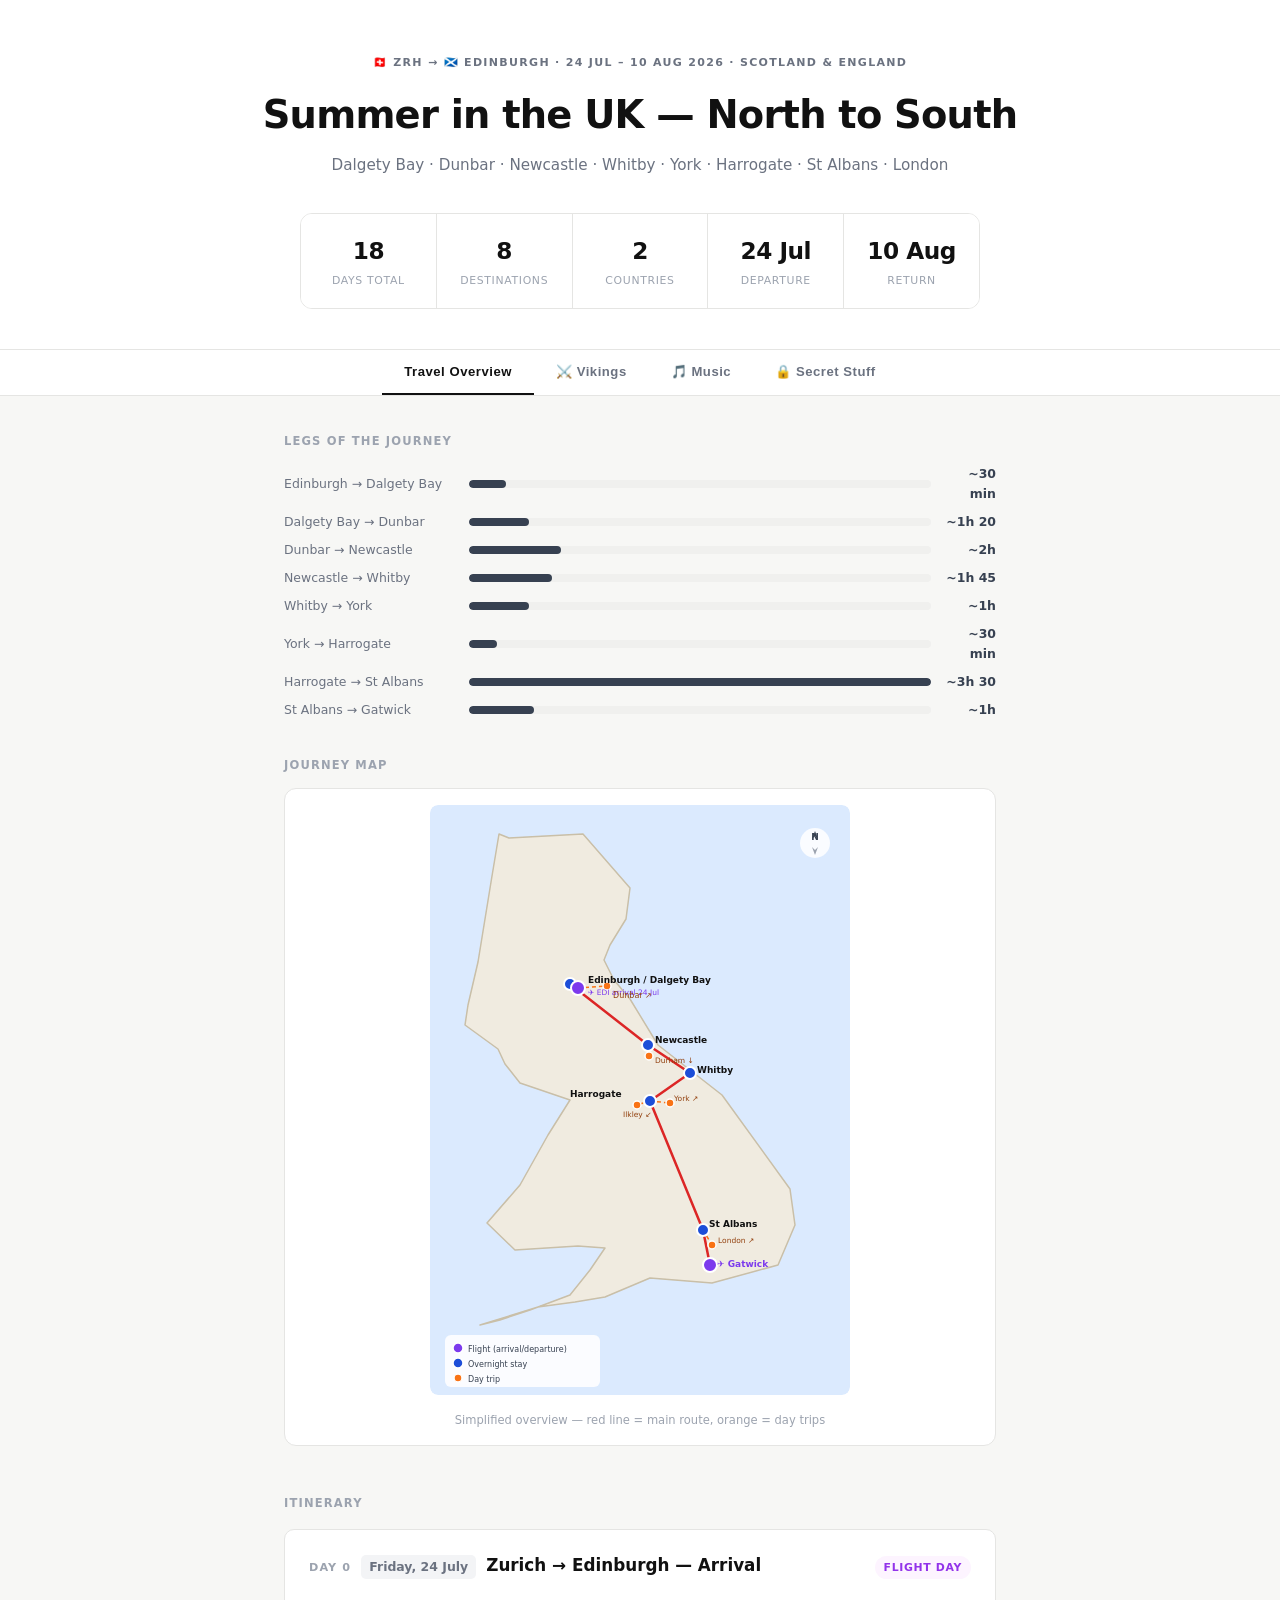
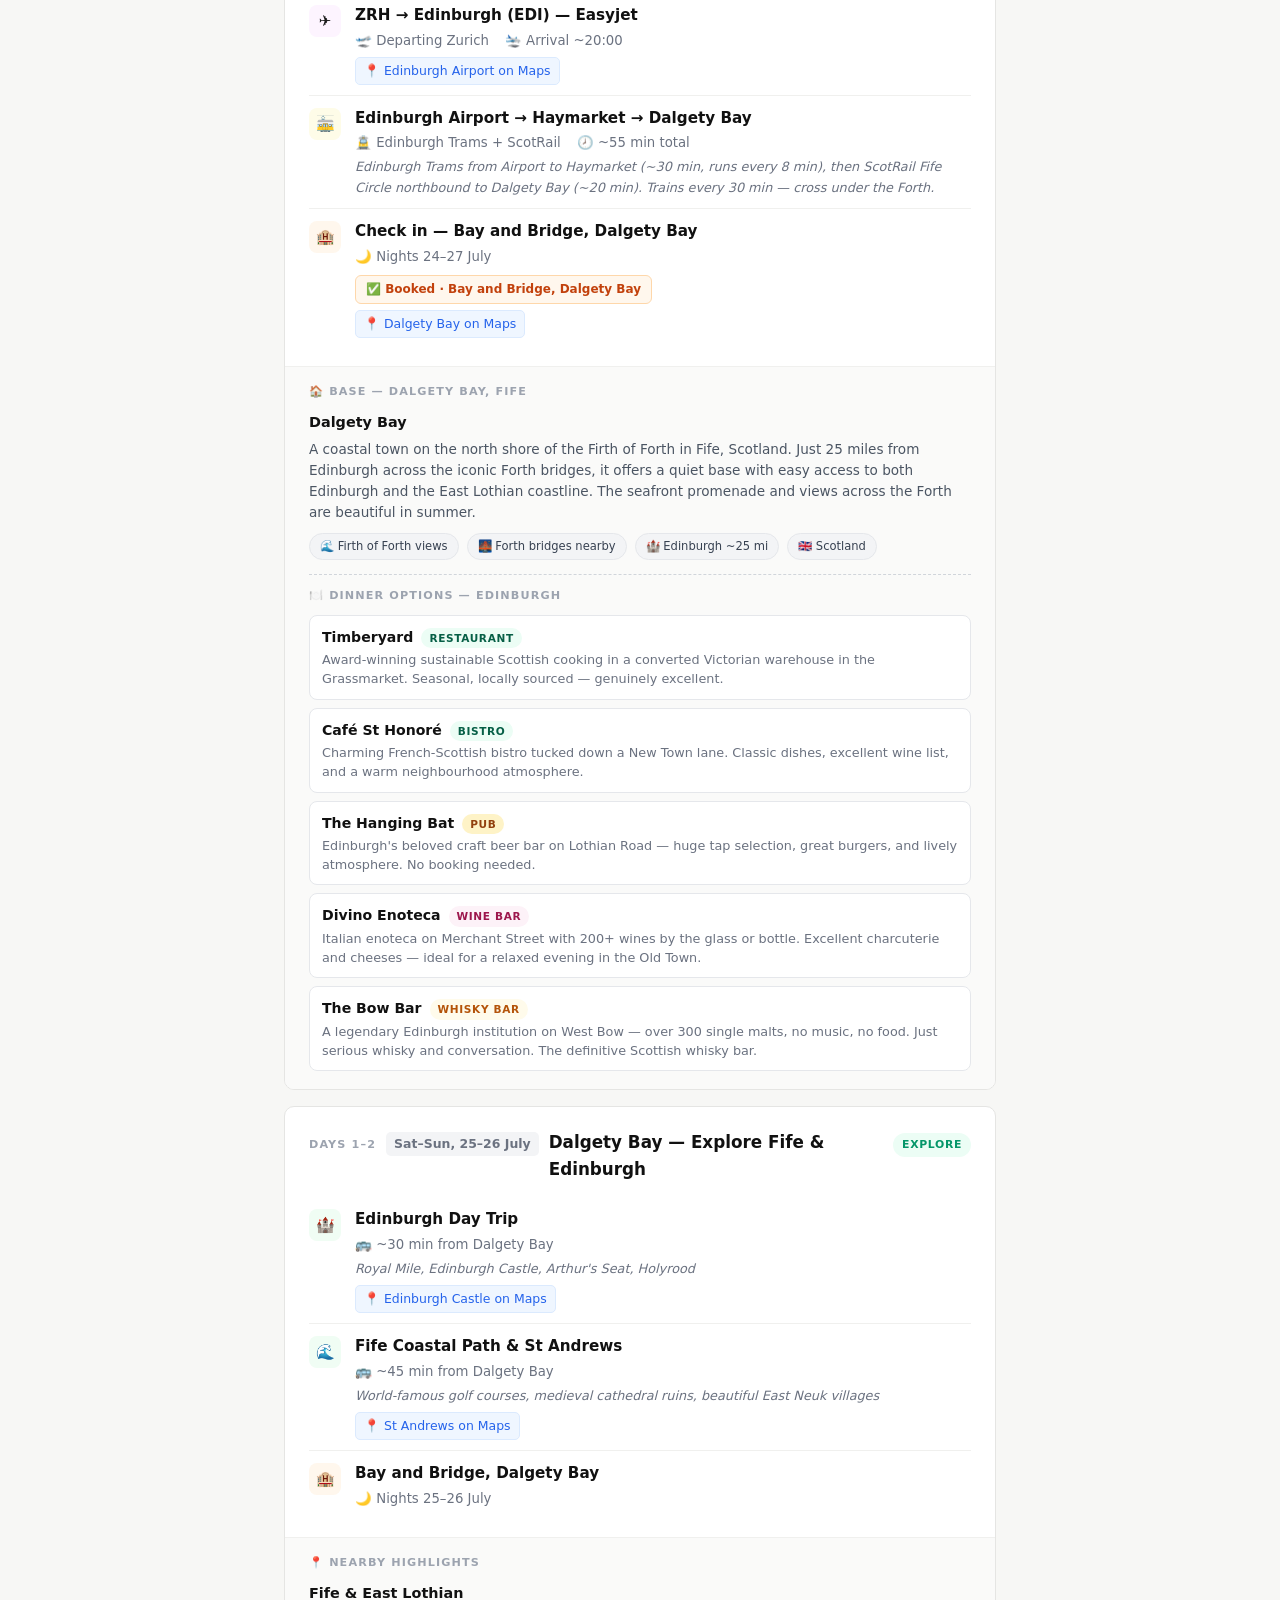
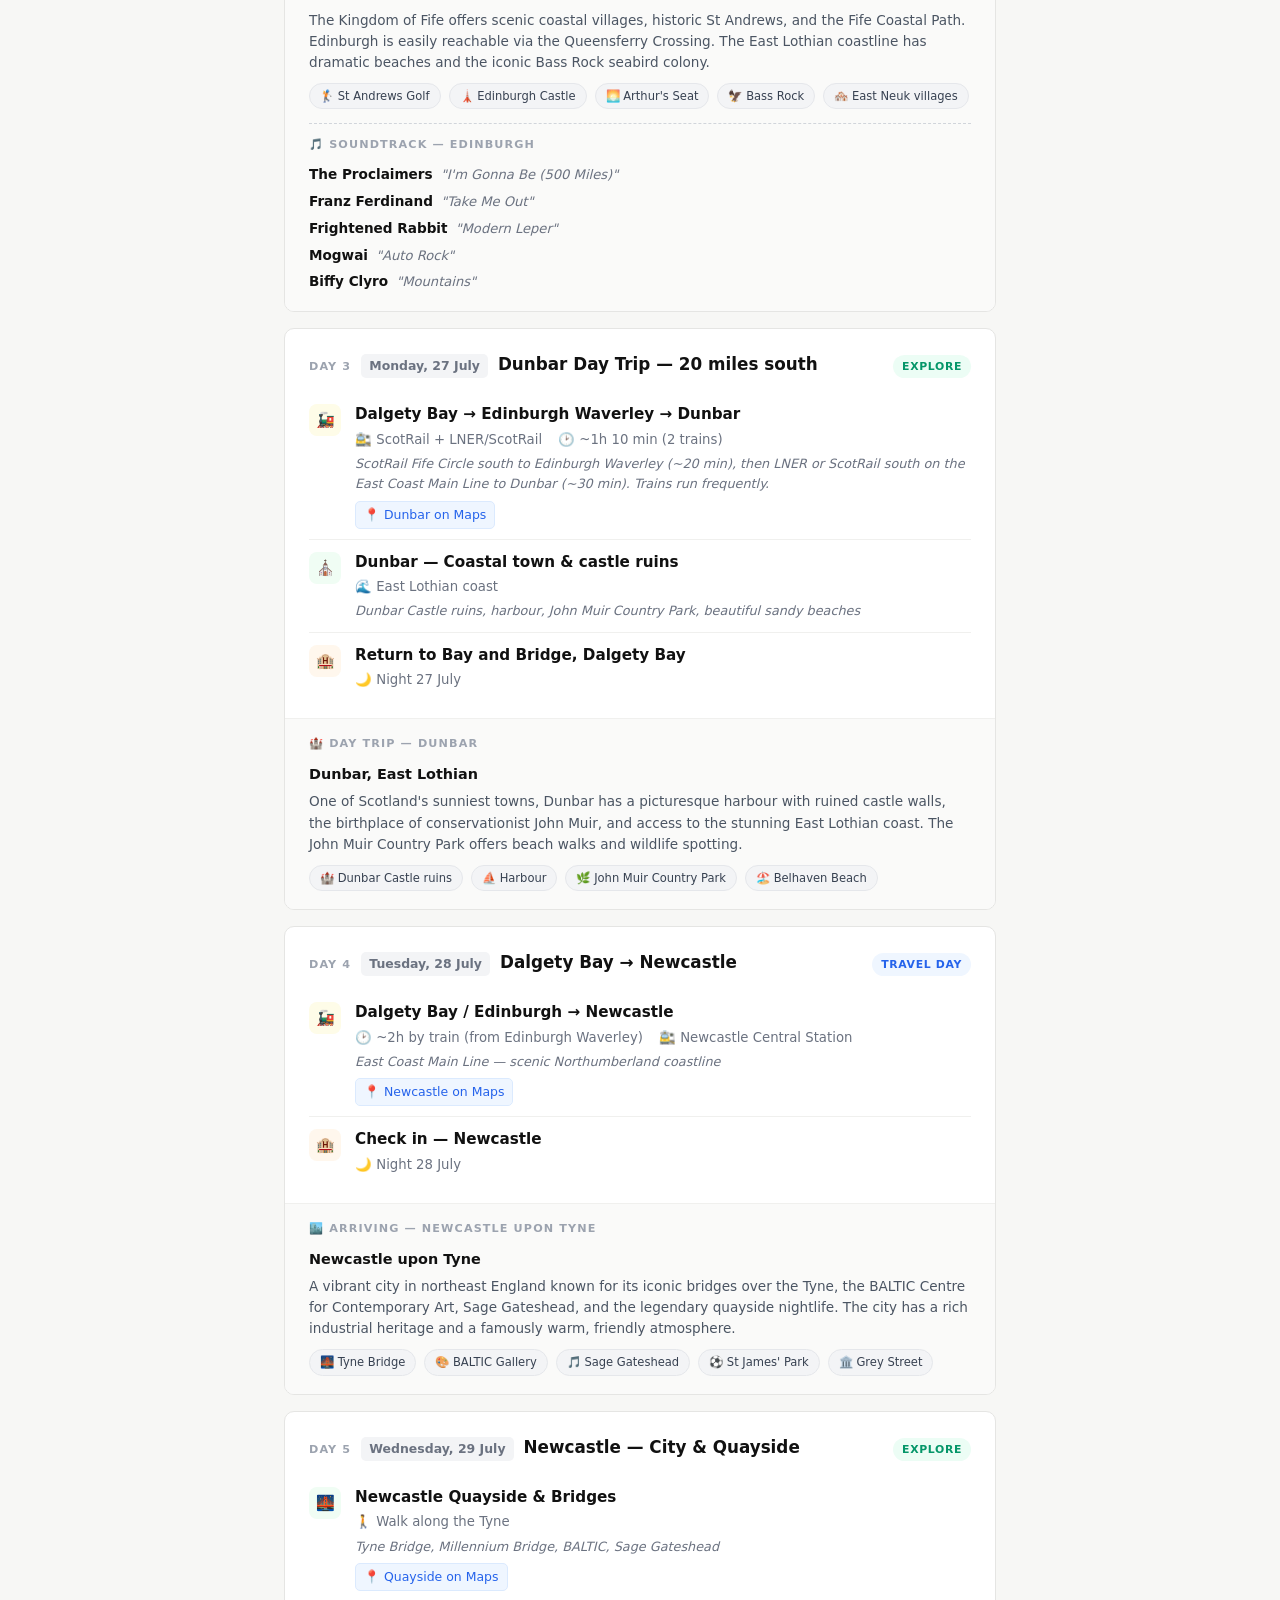
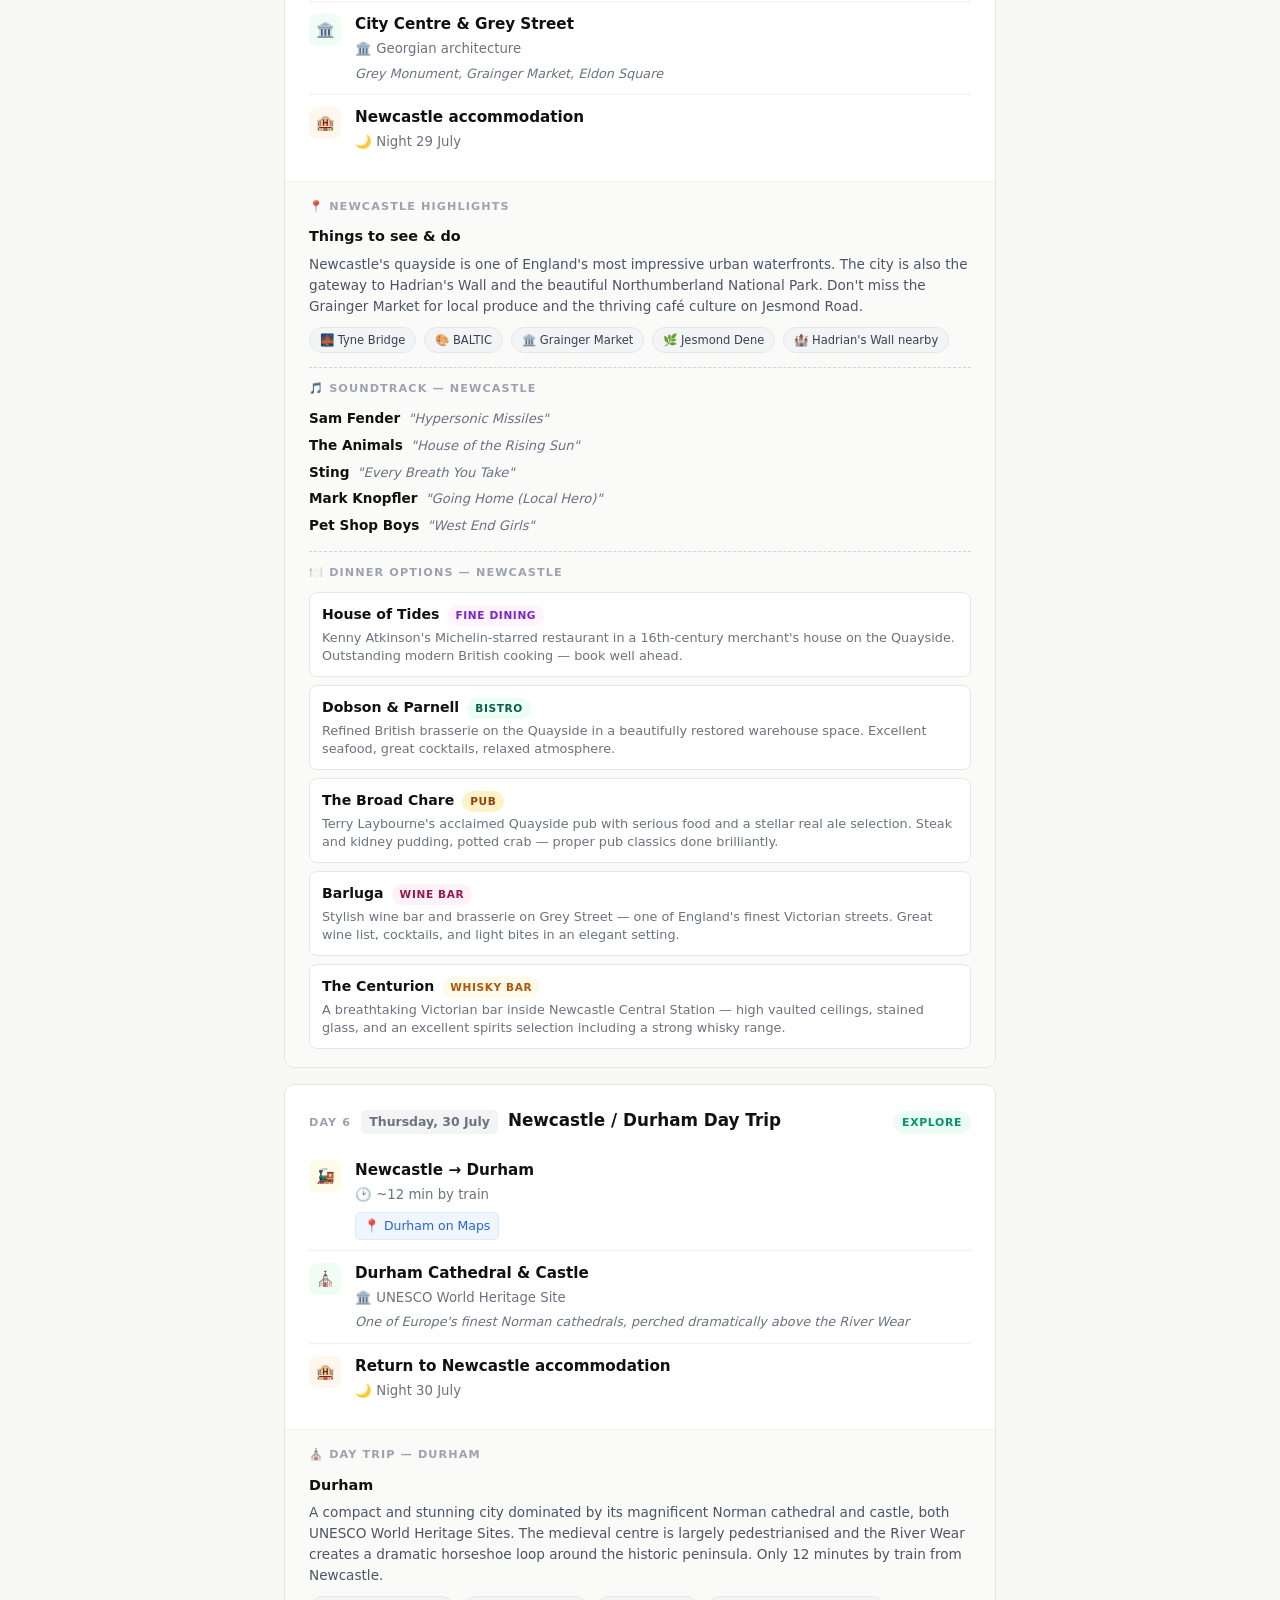
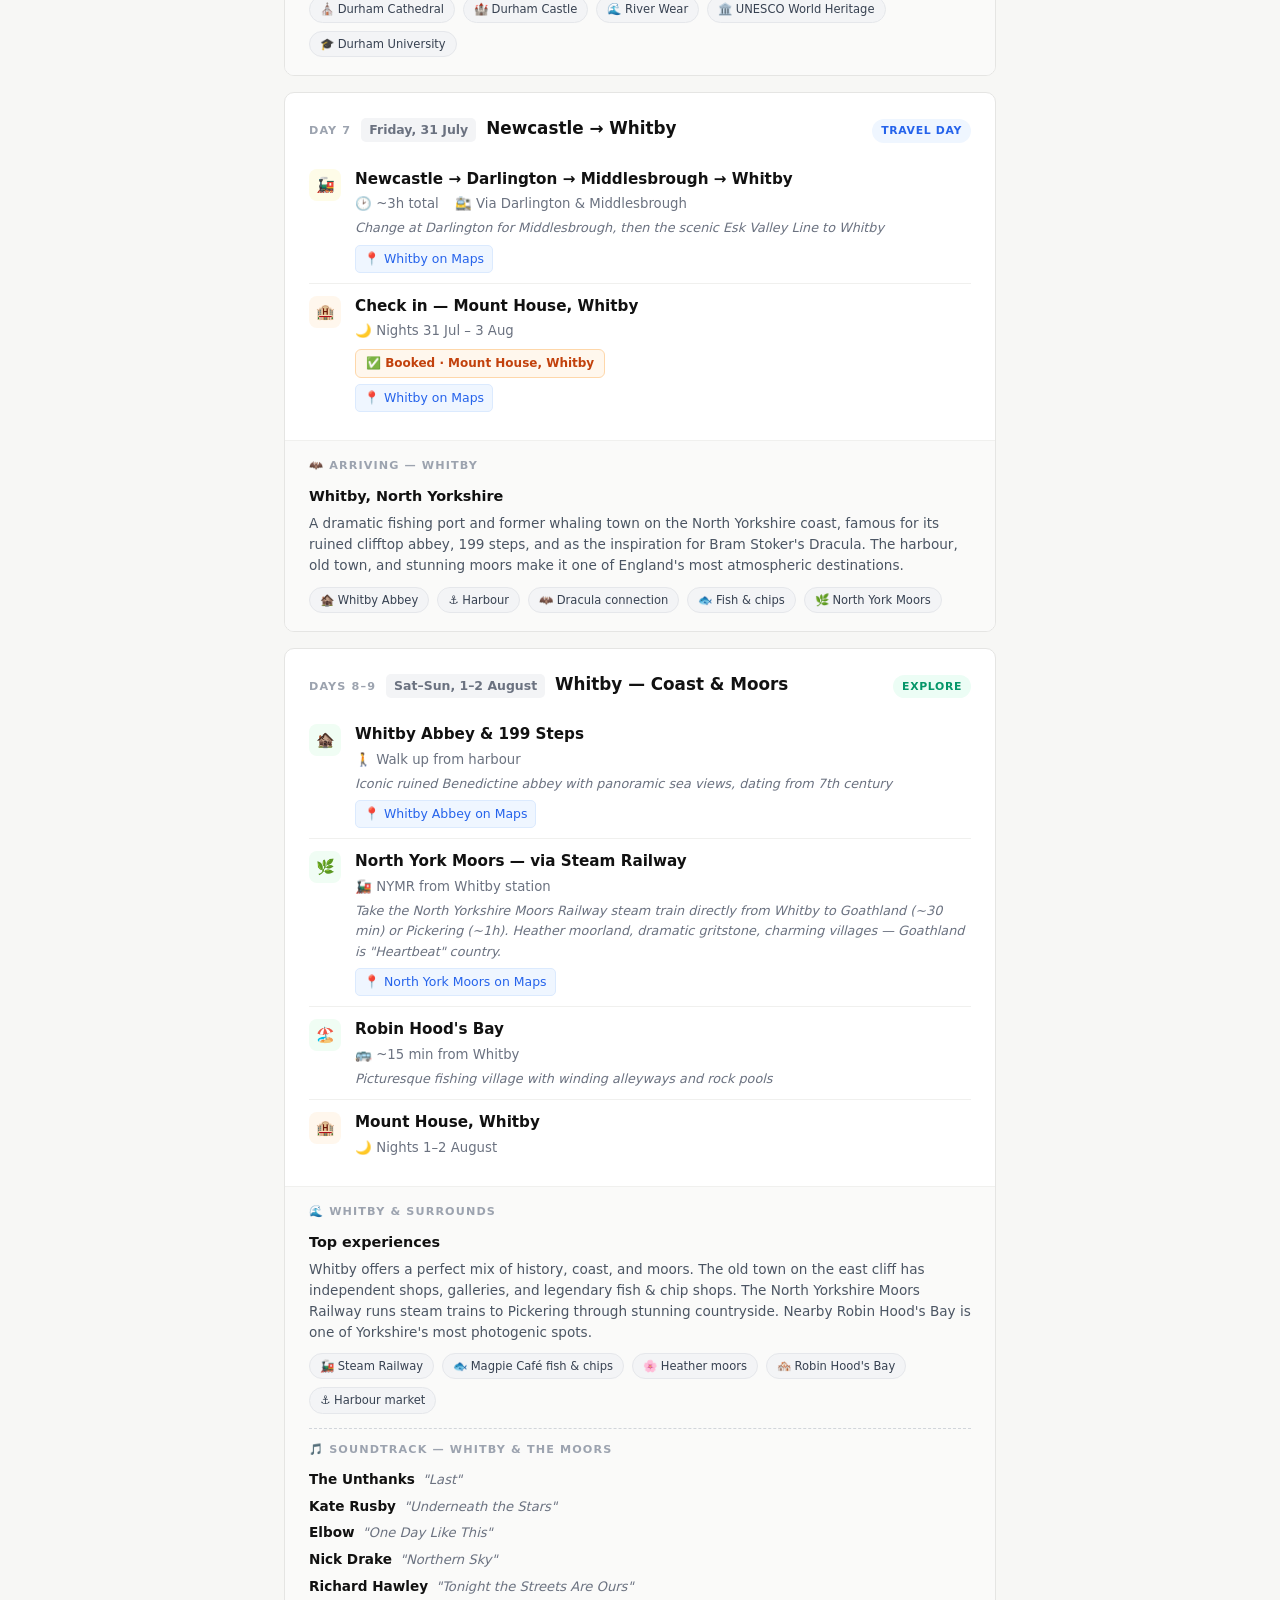
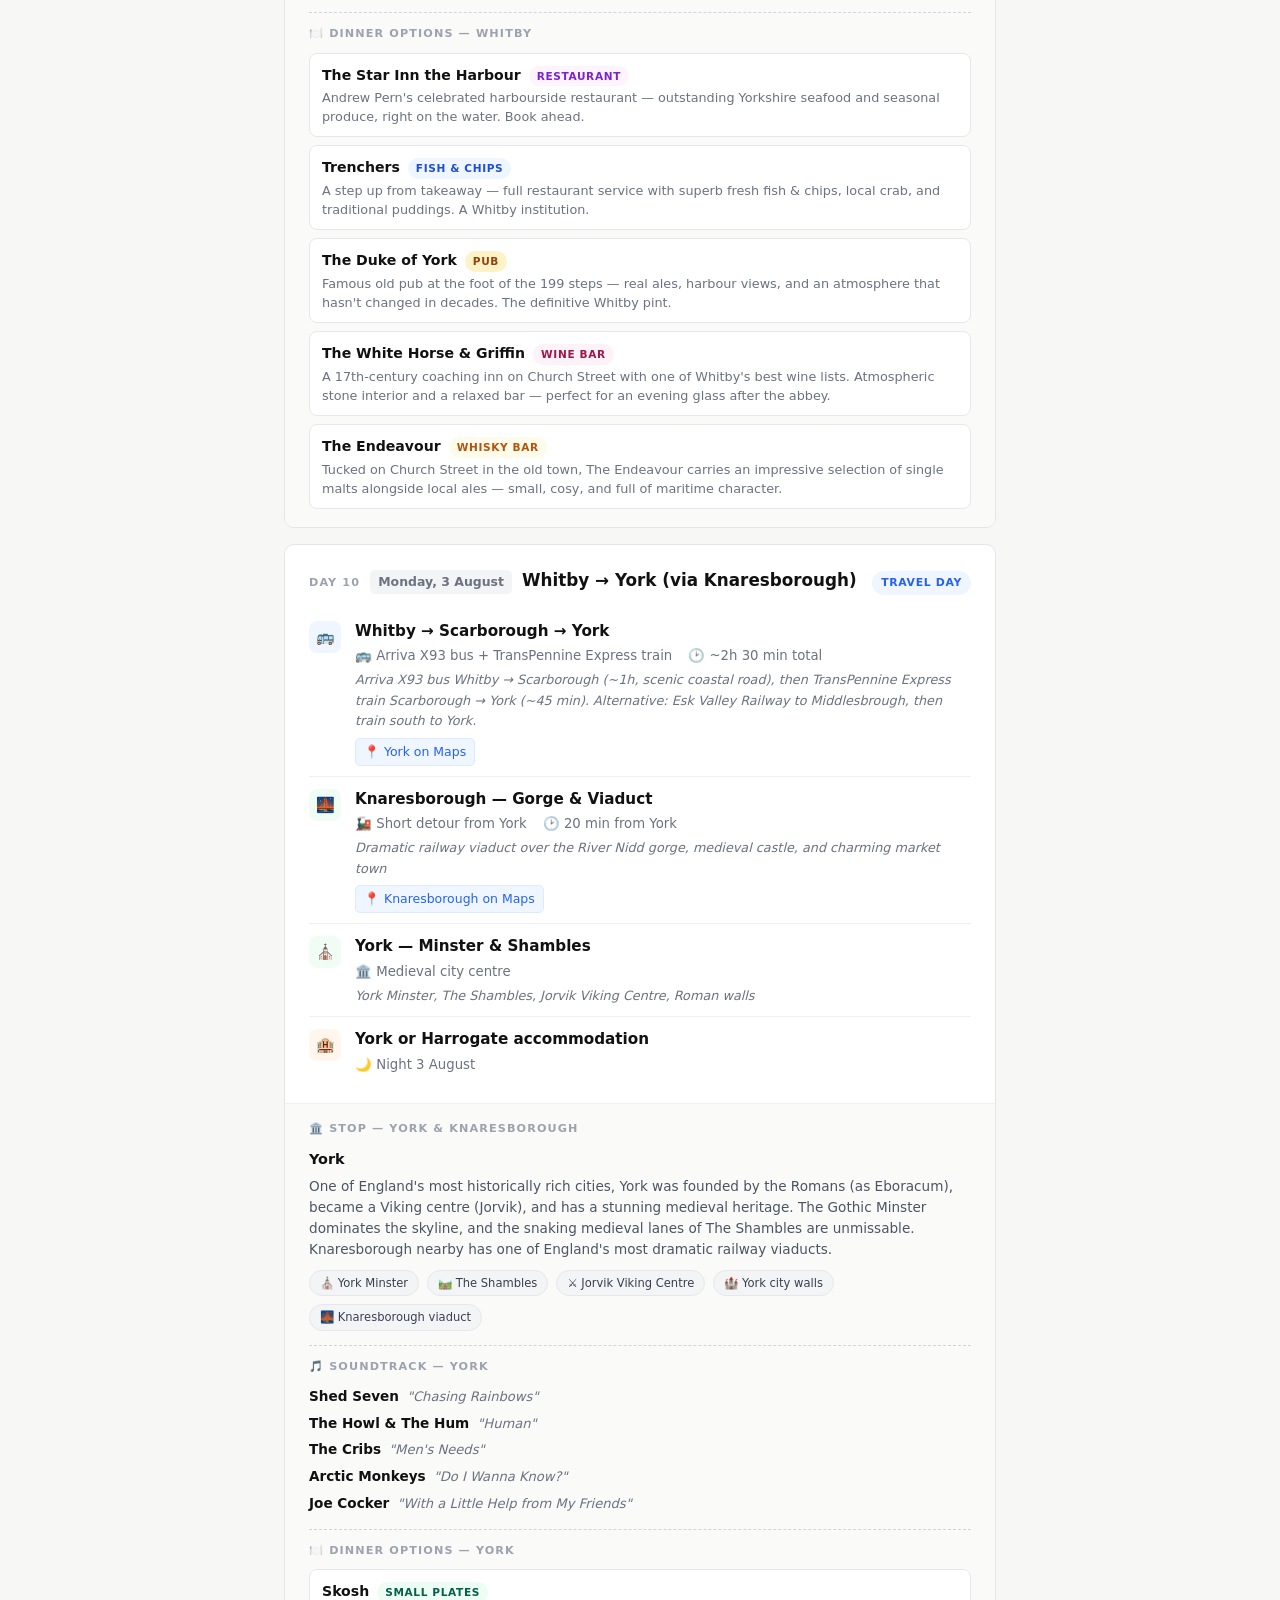
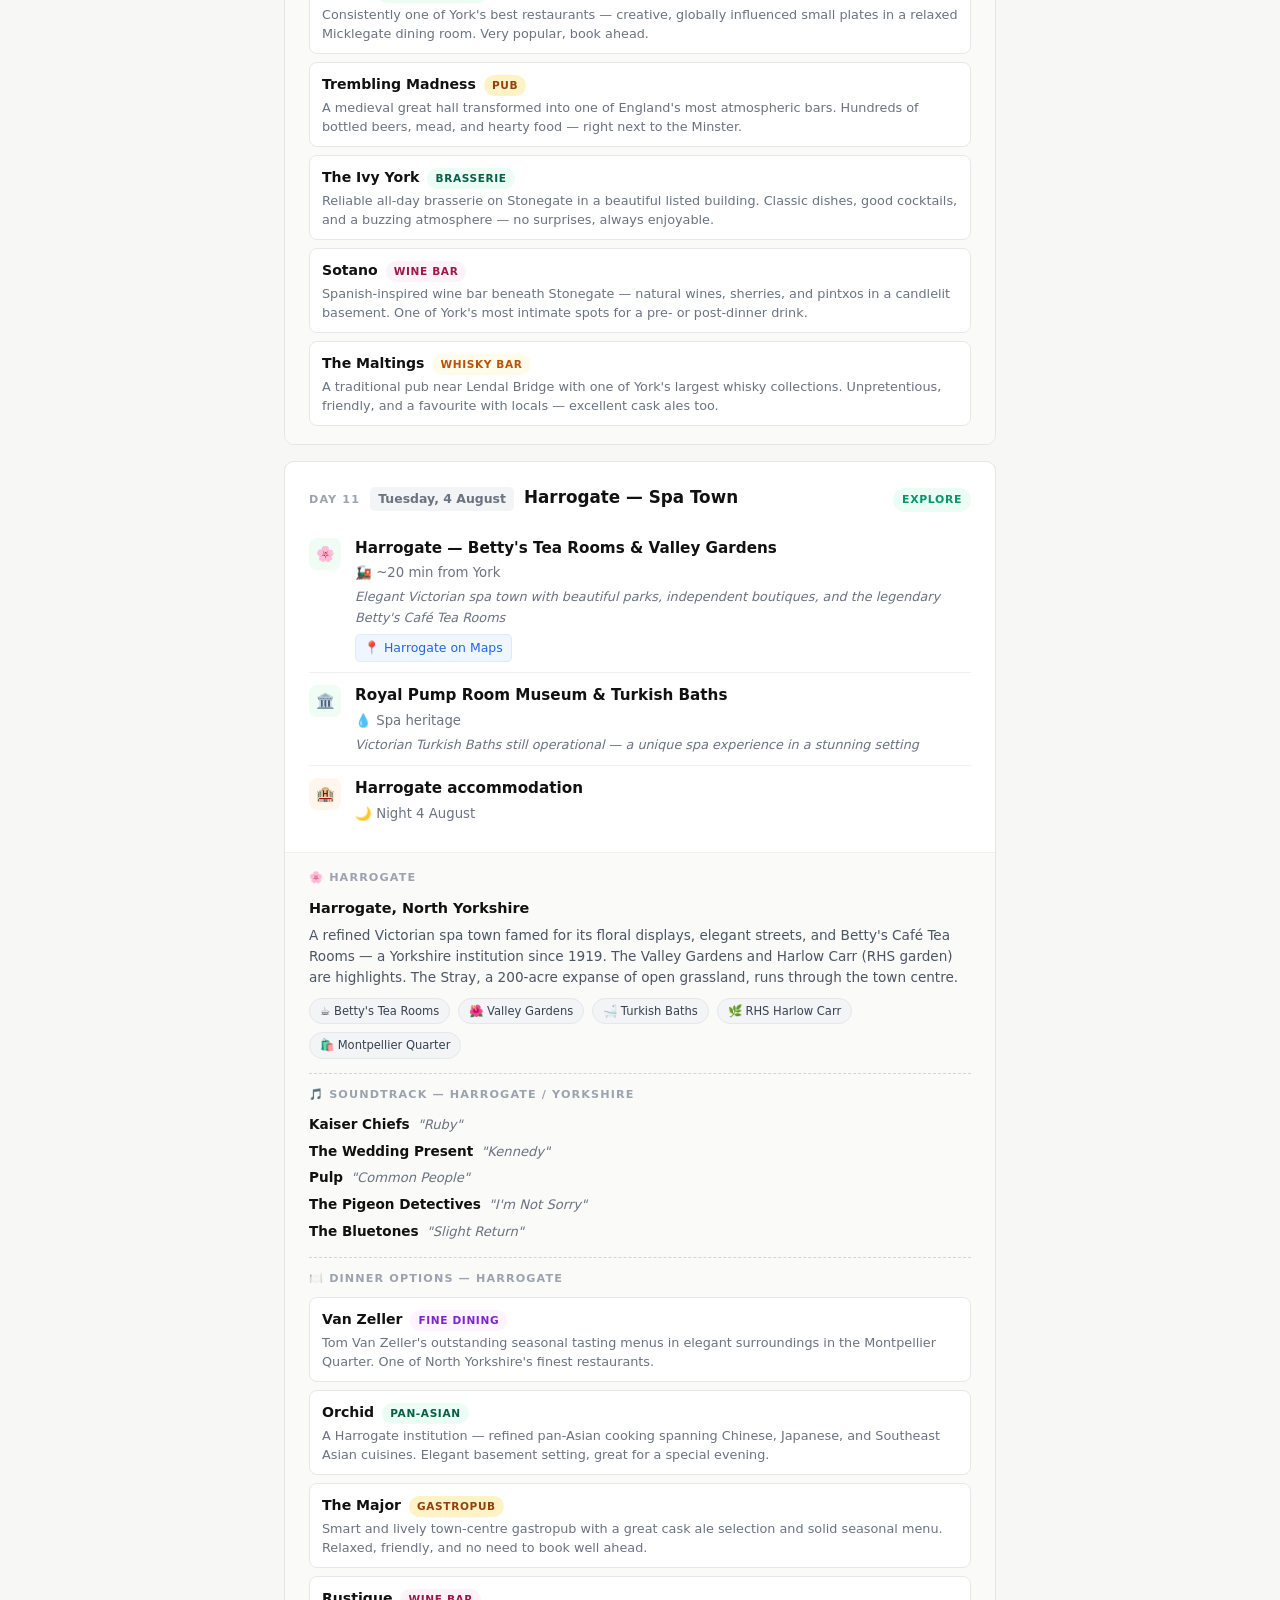
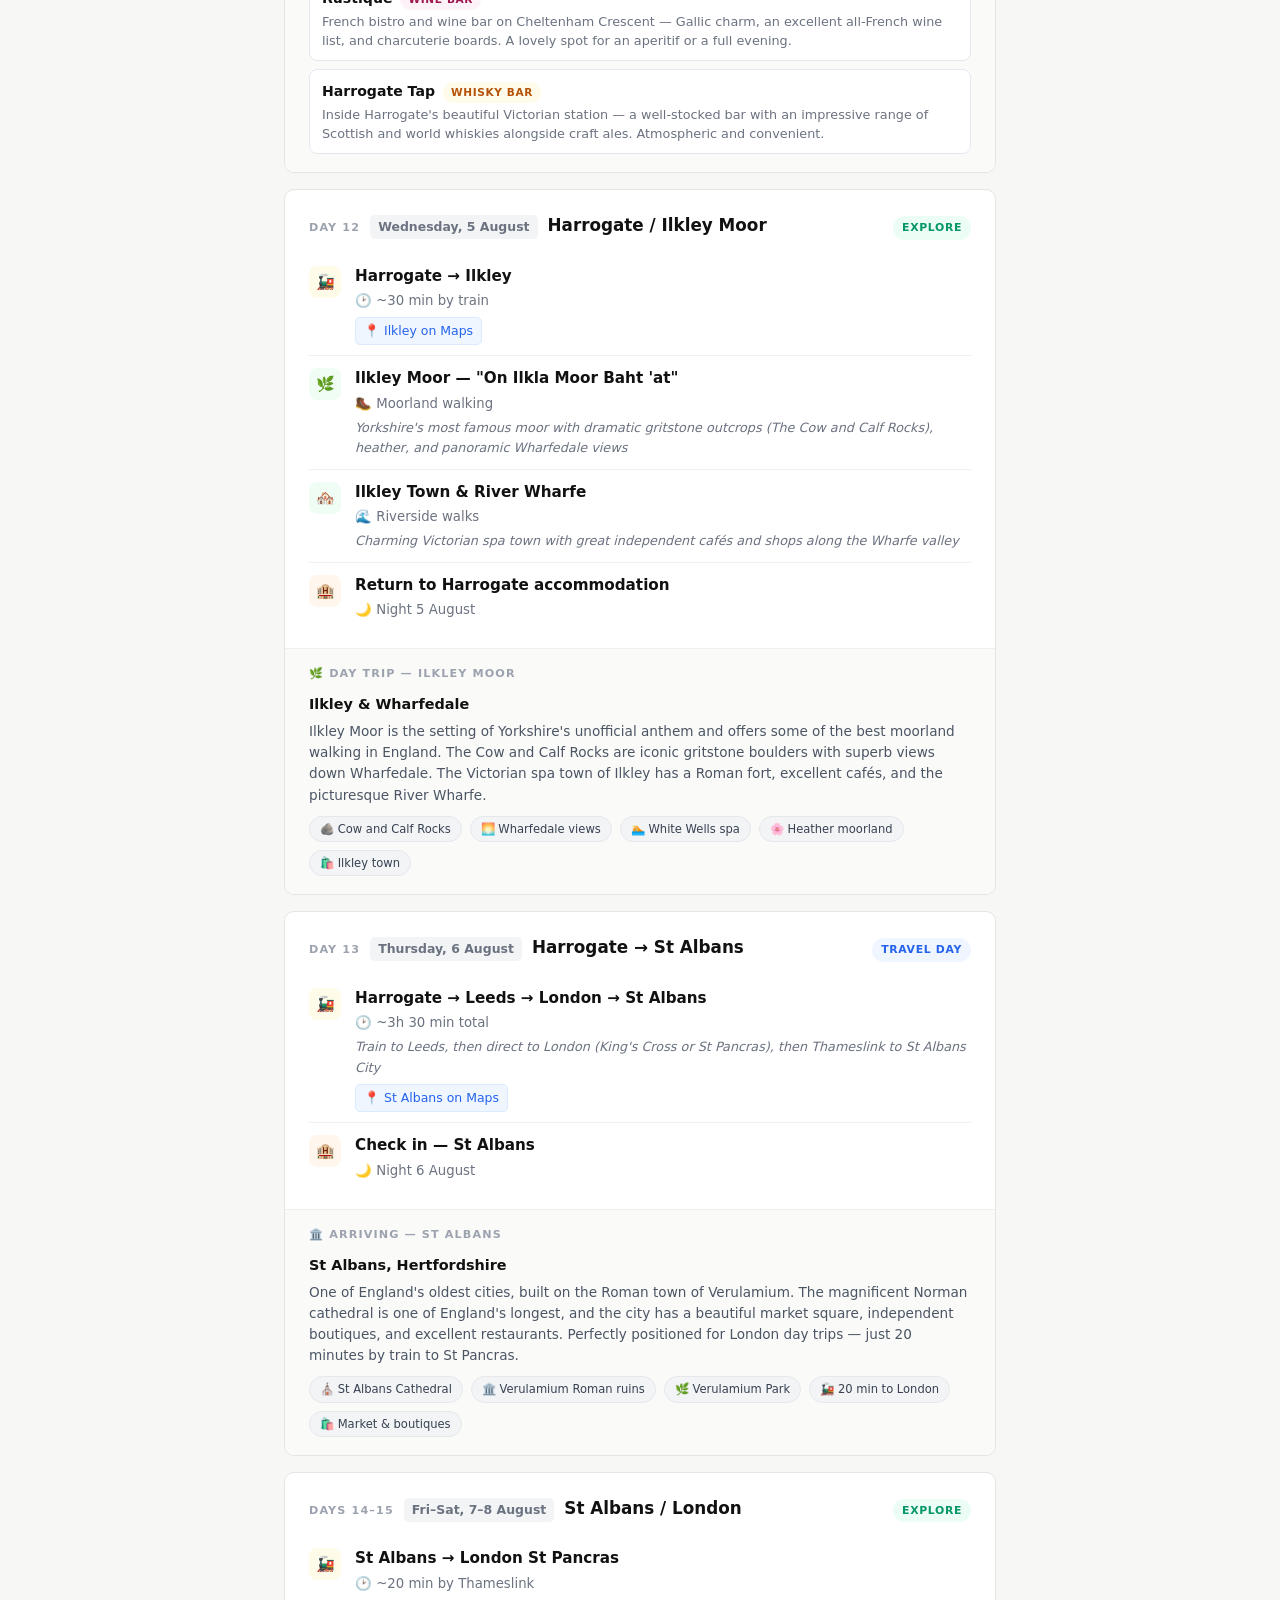
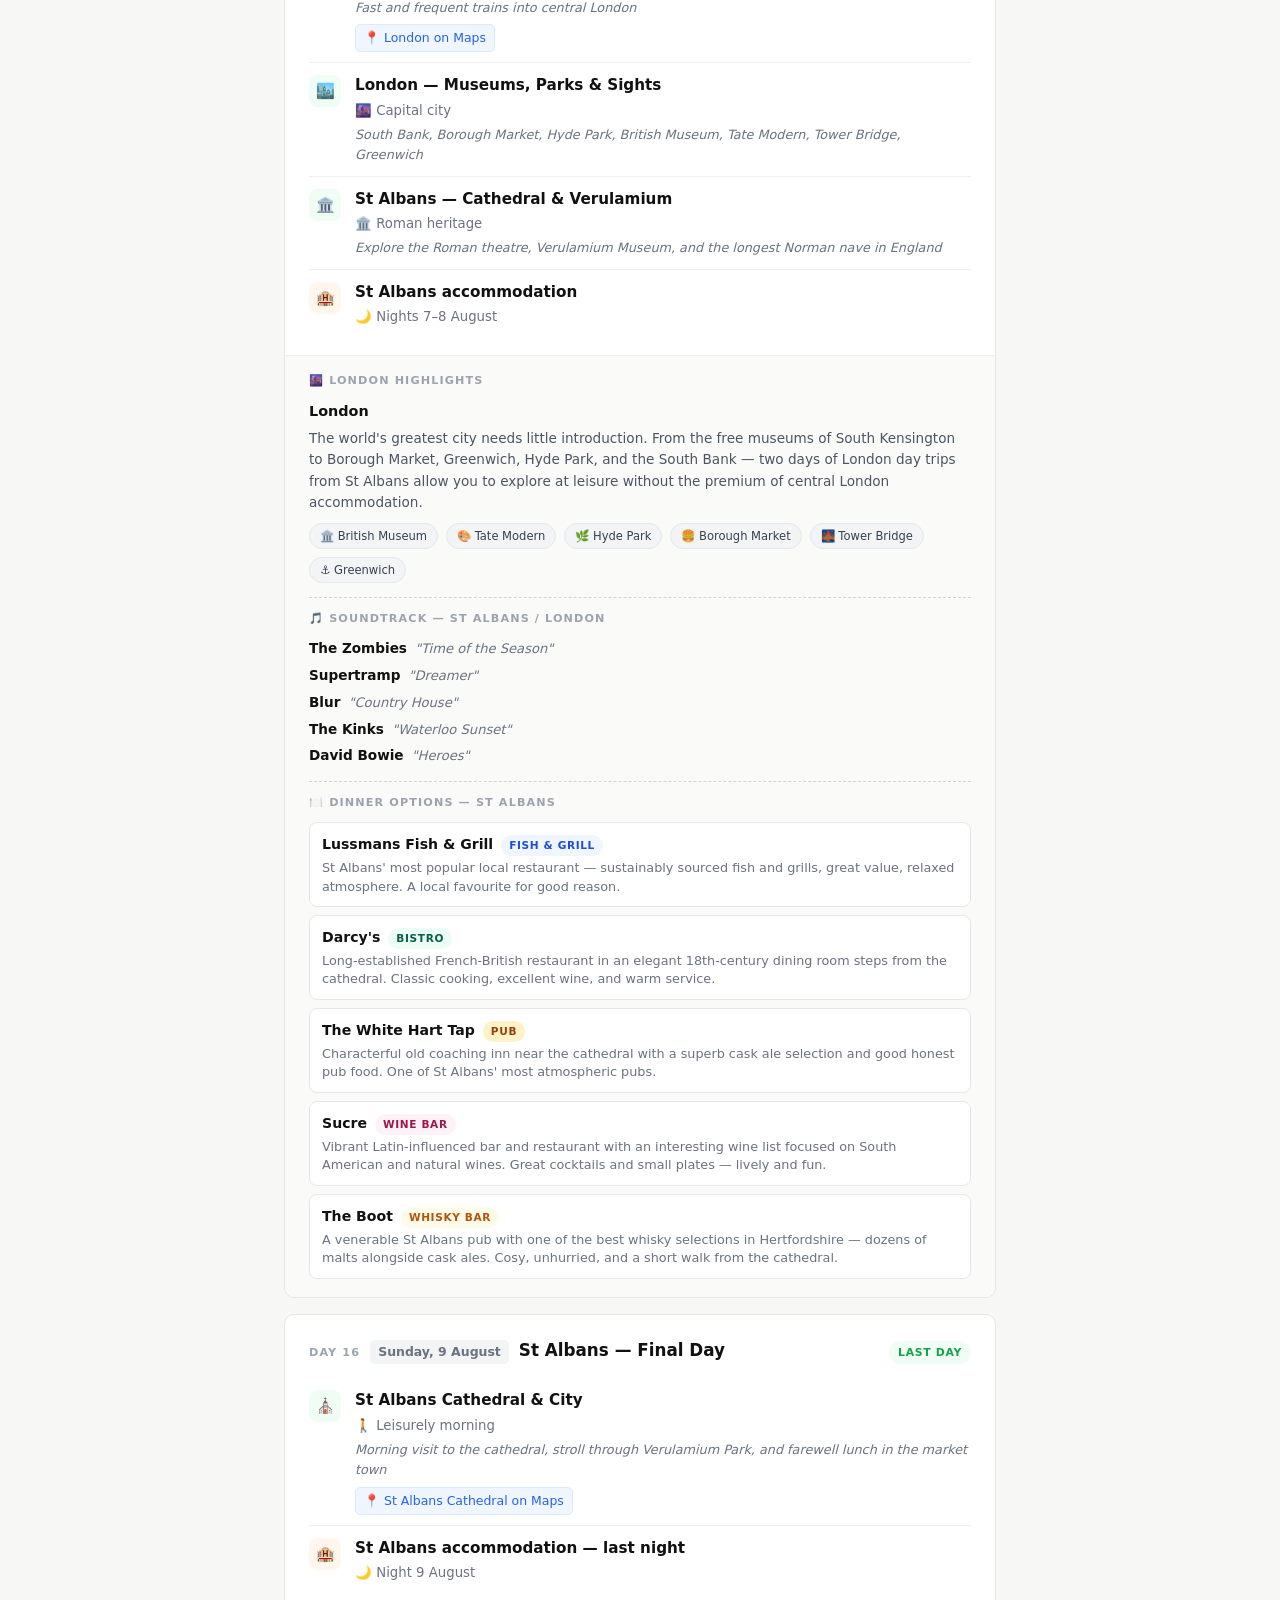
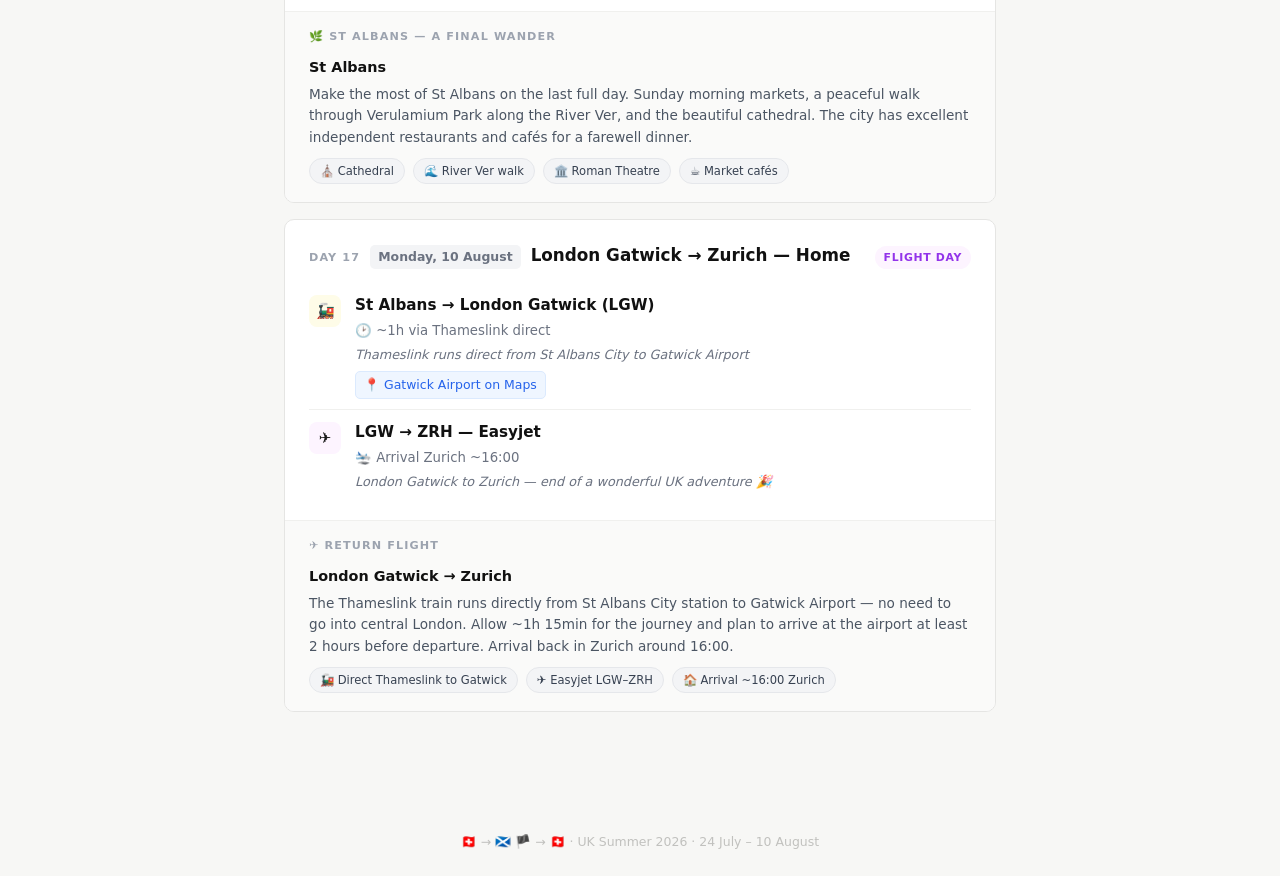
<file: index.html>
<!DOCTYPE html>
<html lang="en">
<head>
  <meta charset="UTF-8" />
  <meta name="viewport" content="width=device-width, initial-scale=1.0" />
  <title>UK Summer Trip 2026 — Scotland &amp; England</title>
  <style>
    *, *::before, *::after { box-sizing: border-box; margin: 0; padding: 0; }

    body {
      font-family: 'Segoe UI', system-ui, -apple-system, sans-serif;
      background: #f7f7f5;
      color: #1a1a1a;
      line-height: 1.6;
    }

    /* ── Header ── */
    header {
      background: #fff;
      border-bottom: 1px solid #e5e5e3;
      padding: 48px 24px 40px;
      text-align: center;
    }
    header .tag {
      display: inline-block;
      font-size: 11px;
      font-weight: 600;
      letter-spacing: .12em;
      text-transform: uppercase;
      color: #6b7280;
      margin-bottom: 12px;
    }
    header h1 {
      font-size: clamp(1.6rem, 4vw, 2.4rem);
      font-weight: 700;
      letter-spacing: -.02em;
      color: #111;
    }
    header p {
      margin-top: 8px;
      color: #6b7280;
      font-size: .95rem;
    }
    .stats-row {
      display: flex;
      justify-content: center;
      gap: 0;
      margin-top: 36px;
      flex-wrap: wrap;
      border: 1px solid #e5e5e3;
      border-radius: 12px;
      overflow: hidden;
      max-width: 680px;
      margin-left: auto;
      margin-right: auto;
    }
    .stat {
      flex: 1;
      min-width: 90px;
      text-align: center;
      padding: 18px 12px;
      background: #fff;
    }
    .stat + .stat { border-left: 1px solid #e5e5e3; }
    .stat-value {
      font-size: 1.45rem;
      font-weight: 700;
      color: #111;
      letter-spacing: -.02em;
    }
    .stat-label {
      font-size: .68rem;
      color: #9ca3af;
      letter-spacing: .06em;
      text-transform: uppercase;
      margin-top: 3px;
    }

    /* ── Distance bars ── */
    .distance-section {
      max-width: 760px;
      margin: 36px auto 0;
      padding: 0 24px;
    }
    .distance-section h2 {
      font-size: .72rem;
      font-weight: 700;
      letter-spacing: .1em;
      text-transform: uppercase;
      color: #9ca3af;
      margin-bottom: 14px;
    }
    .stage-bars { display: flex; flex-direction: column; gap: 8px; }
    .stage-bar-row { display: flex; align-items: center; gap: 10px; }
    .stage-bar-label {
      font-size: .78rem; color: #6b7280;
      width: 175px; flex-shrink: 0;
      white-space: nowrap; overflow: hidden; text-overflow: ellipsis;
    }
    .stage-bar-track {
      flex: 1; height: 8px;
      background: #f0f0ee; border-radius: 99px; overflow: hidden;
    }
    .stage-bar-fill { height: 100%; background: #374151; border-radius: 99px; }
    .stage-bar-km {
      font-size: .78rem; font-weight: 600; color: #374151;
      width: 55px; text-align: right; flex-shrink: 0;
    }

    /* ── Main ── */
    main {
      max-width: 760px;
      margin: 0 auto;
      padding: 40px 24px 80px;
    }
    .section-label {
      font-size: .72rem; font-weight: 700;
      letter-spacing: .1em; text-transform: uppercase;
      color: #9ca3af; margin-bottom: 16px; margin-top: 8px;
    }

    /* ── Day card ── */
    .day-card {
      background: #fff;
      border: 1px solid #e5e5e3;
      border-radius: 10px;
      margin-bottom: 16px;
      overflow: hidden;
      transition: box-shadow .15s;
    }
    .day-card:hover { box-shadow: 0 4px 20px rgba(0,0,0,.06); }
    .day-card-top { padding: 22px 24px 18px; }

    .day-header {
      display: flex; align-items: baseline; gap: 10px;
      margin-bottom: 14px; flex-wrap: wrap;
    }
    .day-label {
      font-size: .7rem; font-weight: 700;
      letter-spacing: .1em; text-transform: uppercase; color: #9ca3af;
    }
    .day-date {
      font-size: .78rem; font-weight: 600; color: #6b7280;
      background: #f3f4f6; border-radius: 5px;
      padding: 2px 8px;
    }
    .day-title {
      font-size: 1.05rem; font-weight: 700; color: #111; flex: 1;
    }

    /* ── Badges ── */
    .badge {
      font-size: .68rem; font-weight: 600;
      letter-spacing: .06em; text-transform: uppercase;
      padding: 3px 9px; border-radius: 99px;
    }
    .badge-explore { background: #ecfdf5; color: #059669; }
    .badge-transit { background: #eff6ff; color: #2563eb; }
    .badge-fly     { background: #fdf4ff; color: #9333ea; }
    .badge-arrival { background: #fff7ed; color: #ea580c; }
    .badge-rest    { background: #f0fdf4; color: #16a34a; }

    /* ── Segments ── */
    .segment {
      display: flex; align-items: flex-start;
      gap: 14px; padding: 10px 0;
    }
    .segment + .segment { border-top: 1px solid #f0f0ee; }
    .seg-icon {
      width: 32px; height: 32px; border-radius: 8px;
      display: flex; align-items: center; justify-content: center;
      font-size: 15px; flex-shrink: 0; margin-top: 2px;
    }
    .seg-icon.explore { background: #f0fdf4; }
    .seg-icon.bus     { background: #eff6ff; }
    .seg-icon.train   { background: #fefce8; }
    .seg-icon.fly     { background: #fdf4ff; }
    .seg-icon.hotel   { background: #fff7ed; }
    .seg-icon.car     { background: #f0f9ff; }

    .seg-body { flex: 1; }
    .seg-route { font-size: .95rem; font-weight: 600; color: #111; }
    .seg-meta {
      font-size: .83rem; color: #6b7280;
      margin-top: 2px; display: flex; gap: 16px; flex-wrap: wrap;
    }
    .seg-note {
      font-size: .8rem; color: #6b7280;
      margin-top: 4px; font-style: italic;
    }
    .maps-link {
      display: inline-flex; align-items: center; gap: 4px;
      font-size: .78rem; color: #2563eb; text-decoration: none;
      font-weight: 500; margin-top: 6px; padding: 3px 8px;
      border: 1px solid #dbeafe; border-radius: 5px;
      background: #eff6ff; transition: background .1s;
    }
    .maps-link:hover { background: #dbeafe; }

    /* ── Hotel booking chip ── */
    .booking-chip {
      display: inline-flex; align-items: center; gap: 5px;
      font-size: .75rem; font-weight: 600;
      background: #fff7ed; color: #c2410c;
      border: 1px solid #fed7aa; border-radius: 6px;
      padding: 4px 10px; margin-top: 8px;
    }

    /* ── Village info panel ── */
    .village-panel {
      border-top: 1px solid #f0f0ee;
      background: #fafaf9;
      padding: 16px 24px 18px;
    }
    .village-panel-header {
      font-size: .7rem; font-weight: 700;
      letter-spacing: .1em; text-transform: uppercase;
      color: #9ca3af; margin-bottom: 10px;
    }
    .village-name {
      font-size: .9rem; font-weight: 700; color: #111; margin-bottom: 5px;
    }
    .village-desc {
      font-size: .85rem; color: #4b5563;
      line-height: 1.55; margin-bottom: 10px;
    }
    .village-highlights {
      display: flex; gap: 8px; flex-wrap: wrap;
    }
    .highlight-chip {
      font-size: .72rem;
      background: #f3f4f6; color: #374151;
      border: 1px solid #e5e7eb;
      border-radius: 99px; padding: 3px 10px; font-weight: 500;
    }

    /* ── Dining section ── */
    .dining-section {
      border-top: 1px dashed #d1d5db;
      margin-top: 14px;
      padding-top: 12px;
    }
    .dining-header {
      font-size: .7rem; font-weight: 700;
      letter-spacing: .1em; text-transform: uppercase;
      color: #9ca3af; margin-bottom: 10px;
    }
    .dining-options { display: flex; flex-direction: column; gap: 8px; }
    .dining-option {
      padding: 10px 12px;
      background: #fff;
      border: 1px solid #e5e7eb;
      border-radius: 8px;
    }
    .dining-option-top {
      display: flex; align-items: baseline; gap: 8px;
      flex-wrap: wrap; margin-bottom: 3px;
    }
    .dining-name { font-size: .88rem; font-weight: 700; color: #111; }
    .dining-type {
      font-size: .66rem; font-weight: 600;
      letter-spacing: .06em; text-transform: uppercase;
      padding: 2px 8px; border-radius: 99px;
      background: #f3f4f6; color: #6b7280;
    }
    .dining-type.pub    { background: #fef3c7; color: #92400e; }
    .dining-type.fish   { background: #eff6ff; color: #1d4ed8; }
    .dining-type.fine   { background: #fdf4ff; color: #7e22ce; }
    .dining-type.bistro { background: #ecfdf5; color: #065f46; }
    .dining-type.wine   { background: #fdf2f8; color: #9d174d; }
    .dining-type.whisky { background: #fffbeb; color: #b45309; }
    .dining-desc { font-size: .8rem; color: #6b7280; line-height: 1.45; }

    /* ── Music section ── */
    .music-section {
      border-top: 1px dashed #d1d5db;
      margin-top: 14px; padding-top: 12px;
    }
    .music-header {
      font-size: .7rem; font-weight: 700;
      letter-spacing: .1em; text-transform: uppercase;
      color: #9ca3af; margin-bottom: 10px;
    }
    .music-list { display: flex; flex-direction: column; gap: 5px; }
    .music-item { display: flex; align-items: baseline; gap: 8px; flex-wrap: wrap; }
    .music-artist { font-size: .85rem; font-weight: 700; color: #111; }
    .music-track { font-size: .82rem; color: #6b7280; font-style: italic; }

    /* ── Journey map ── */
    .map-wrapper {
      max-width: 760px; margin: 36px auto 0; padding: 0 24px;
    }
    .map-wrapper h2 {
      font-size: .72rem; font-weight: 700; letter-spacing: .1em;
      text-transform: uppercase; color: #9ca3af; margin-bottom: 14px;
    }
    .map-container {
      background: #fff; border: 1px solid #e5e5e3;
      border-radius: 12px; overflow: hidden;
      padding: 16px; text-align: center;
    }
    .map-container svg { max-width: 420px; width: 100%; border-radius: 8px; }
    .map-caption { font-size: .72rem; color: #9ca3af; margin-top: 8px; }

    /* ── Missed hotspots ── */
    .hotspot-section {
      max-width: 760px; margin: 0 auto; padding: 0 24px 60px;
    }
    .hotspot-intro {
      font-size: .85rem; color: #6b7280; margin-bottom: 24px; line-height: 1.6;
    }
    .hotspot-region-block { margin-bottom: 28px; }
    .hotspot-region-title {
      font-size: .75rem; font-weight: 700; letter-spacing: .08em;
      text-transform: uppercase; color: #374151;
      padding-bottom: 7px; margin-bottom: 12px;
      border-bottom: 2px solid #e5e5e3;
    }
    .hotspot-cards {
      display: grid;
      grid-template-columns: repeat(auto-fill, minmax(210px, 1fr));
      gap: 10px;
    }
    .hotspot-card {
      background: #fff; border: 1px solid #e5e5e3;
      border-radius: 8px; padding: 12px 14px;
    }
    .hotspot-name { font-size: .88rem; font-weight: 700; color: #111; display: block; }
    .hotspot-dist {
      font-size: .7rem; color: #d97706; font-weight: 600;
      display: block; margin-top: 2px; margin-bottom: 4px;
    }
    .hotspot-desc { font-size: .78rem; color: #6b7280; line-height: 1.45; }

    /* ── Footer ── */
    footer {
      text-align: center; padding: 24px;
      font-size: .78rem; color: #c1c1be;
    }

    /* ── Tabs ── */
    .tab-nav {
      display: flex;
      justify-content: center;
      background: #fff;
      border-bottom: 1px solid #e5e5e3;
      position: sticky;
      top: 0;
      z-index: 100;
      overflow-x: auto;
    }
    .tab-btn {
      padding: 14px 22px;
      font-size: .82rem;
      font-weight: 600;
      letter-spacing: .04em;
      color: #6b7280;
      background: none;
      border: none;
      border-bottom: 2px solid transparent;
      cursor: pointer;
      transition: color .15s, border-color .15s;
      white-space: nowrap;
    }
    .tab-btn:hover { color: #111; }
    .tab-btn.active { color: #111; border-bottom-color: #111; }
    .tab-panel { display: none; }
    .tab-panel.active { display: block; }

    /* ── Music page ── */
    .music-page { max-width: 760px; margin: 0 auto; padding: 40px 24px 80px; }
    .music-destination {
      background: #fff; border: 1px solid #e5e5e3;
      border-radius: 10px; margin-bottom: 16px; overflow: hidden;
    }
    .music-dest-header {
      padding: 16px 20px 12px;
      border-bottom: 1px solid #f0f0ee;
      display: flex; align-items: baseline; gap: 10px;
    }
    .music-dest-title { font-size: 1rem; font-weight: 700; color: #111; }
    .music-dest-date { font-size: .75rem; color: #9ca3af; }
    .music-tracks { padding: 12px 20px 16px; display: flex; flex-direction: column; gap: 6px; }
    .music-track-row { display: flex; align-items: center; gap: 10px; padding: 6px 0; border-bottom: 1px solid #f7f7f5; }
    .music-track-row:last-child { border-bottom: none; }
    .music-track-num { font-size: .7rem; color: #d1d5db; font-weight: 700; width: 16px; flex-shrink: 0; }
    .music-track-artist { font-size: .88rem; font-weight: 700; color: #111; }
    .music-track-title { font-size: .83rem; color: #6b7280; font-style: italic; }

    /* ── Secret page ── */
    .secret-page { max-width: 760px; margin: 0 auto; padding: 40px 24px 80px; }
    .secret-card {
      background: #fff; border: 1px solid #e5e5e3;
      border-radius: 10px; margin-bottom: 16px;
      padding: 20px 24px;
    }
    .secret-card-title { font-size: 1rem; font-weight: 700; color: #111; margin-bottom: 6px; }
    .secret-card-body { font-size: .88rem; color: #4b5563; line-height: 1.6; }

    /* ── Vikings section ── */
    .viking-section {
      max-width: 760px; margin: 0 auto; padding: 0 24px 60px;
    }
    .viking-intro {
      font-size: .85rem; color: #6b7280; margin-bottom: 24px; line-height: 1.6;
    }
    .viking-block { margin-bottom: 32px; }
    .viking-block-title {
      font-size: .75rem; font-weight: 700; letter-spacing: .08em;
      text-transform: uppercase; color: #374151;
      padding-bottom: 7px; margin-bottom: 12px;
      border-bottom: 2px solid #e5e5e3;
    }
    .viking-timeline { display: flex; flex-direction: column; gap: 10px; }
    .viking-raid {
      background: #fff; border: 1px solid #e5e5e3;
      border-radius: 8px; padding: 12px 14px;
      display: flex; gap: 14px; align-items: flex-start;
    }
    .viking-year {
      font-size: .8rem; font-weight: 700; color: #7c3aed;
      background: #fdf4ff; border: 1px solid #e9d5ff;
      border-radius: 6px; padding: 3px 9px;
      flex-shrink: 0; white-space: nowrap;
    }
    .viking-raid-body { flex: 1; }
    .viking-raid-place { font-size: .9rem; font-weight: 700; color: #111; }
    .viking-raid-desc { font-size: .8rem; color: #6b7280; margin-top: 2px; line-height: 1.45; }
    .viking-cards {
      display: grid;
      grid-template-columns: repeat(auto-fill, minmax(210px, 1fr));
      gap: 10px;
    }
    .viking-card {
      background: #fff; border: 1px solid #e5e5e3;
      border-radius: 8px; padding: 12px 14px;
      border-left: 3px solid #7c3aed;
    }
    .viking-card-name { font-size: .88rem; font-weight: 700; color: #111; display: block; }
    .viking-card-day {
      font-size: .7rem; color: #7c3aed; font-weight: 600;
      display: block; margin-top: 2px; margin-bottom: 5px;
    }
    .viking-card-desc { font-size: .78rem; color: #6b7280; line-height: 1.45; }
  </style>
</head>
<body>

<header>
  <div class="tag">🇨🇭 ZRH → 🏴󠁧󠁢󠁳󠁣󠁴󠁿 Edinburgh · 24 Jul – 10 Aug 2026 · Scotland &amp; England</div>
  <h1>Summer in the UK — North to South</h1>
  <p>Dalgety Bay · Dunbar · Newcastle · Whitby · York · Harrogate · St Albans · London</p>

  <div class="stats-row">
    <div class="stat">
      <div class="stat-value">18</div>
      <div class="stat-label">Days total</div>
    </div>
    <div class="stat">
      <div class="stat-value">8</div>
      <div class="stat-label">Destinations</div>
    </div>
    <div class="stat">
      <div class="stat-value">2</div>
      <div class="stat-label">Countries</div>
    </div>
    <div class="stat">
      <div class="stat-value">24 Jul</div>
      <div class="stat-label">Departure</div>
    </div>
    <div class="stat">
      <div class="stat-value">10 Aug</div>
      <div class="stat-label">Return</div>
    </div>
  </div>
</header>

<nav class="tab-nav">
  <button class="tab-btn active" onclick="switchTab('travel', this)">Travel Overview</button>
  <button class="tab-btn" onclick="switchTab('vikings', this)">⚔️ Vikings</button>
  <button class="tab-btn" onclick="switchTab('music', this)">🎵 Music</button>
  <button class="tab-btn" onclick="switchTab('secret', this)">🔒 Secret Stuff</button>
</nav>

<div class="tab-panel active" id="tab-travel">

<!-- Travel overview bars -->
<div class="distance-section">
  <h2>Legs of the journey</h2>
  <div class="stage-bars">
    <div class="stage-bar-row">
      <div class="stage-bar-label">Edinburgh → Dalgety Bay</div>
      <div class="stage-bar-track"><div class="stage-bar-fill" style="width:8%"></div></div>
      <div class="stage-bar-km">~30 min</div>
    </div>
    <div class="stage-bar-row">
      <div class="stage-bar-label">Dalgety Bay → Dunbar</div>
      <div class="stage-bar-track"><div class="stage-bar-fill" style="width:13%"></div></div>
      <div class="stage-bar-km">~1h 20</div>
    </div>
    <div class="stage-bar-row">
      <div class="stage-bar-label">Dunbar → Newcastle</div>
      <div class="stage-bar-track"><div class="stage-bar-fill" style="width:20%"></div></div>
      <div class="stage-bar-km">~2h</div>
    </div>
    <div class="stage-bar-row">
      <div class="stage-bar-label">Newcastle → Whitby</div>
      <div class="stage-bar-track"><div class="stage-bar-fill" style="width:18%"></div></div>
      <div class="stage-bar-km">~1h 45</div>
    </div>
    <div class="stage-bar-row">
      <div class="stage-bar-label">Whitby → York</div>
      <div class="stage-bar-track"><div class="stage-bar-fill" style="width:13%"></div></div>
      <div class="stage-bar-km">~1h</div>
    </div>
    <div class="stage-bar-row">
      <div class="stage-bar-label">York → Harrogate</div>
      <div class="stage-bar-track"><div class="stage-bar-fill" style="width:6%"></div></div>
      <div class="stage-bar-km">~30 min</div>
    </div>
    <div class="stage-bar-row">
      <div class="stage-bar-label">Harrogate → St Albans</div>
      <div class="stage-bar-track"><div class="stage-bar-fill" style="width:100%"></div></div>
      <div class="stage-bar-km">~3h 30</div>
    </div>
    <div class="stage-bar-row">
      <div class="stage-bar-label">St Albans → Gatwick</div>
      <div class="stage-bar-track"><div class="stage-bar-fill" style="width:14%"></div></div>
      <div class="stage-bar-km">~1h</div>
    </div>
  </div>
</div>

<!-- Journey map -->
<div class="map-wrapper">
  <h2>Journey map</h2>
  <div class="map-container">
    <svg viewBox="0 0 420 590" xmlns="http://www.w3.org/2000/svg">
      <!-- Sea background -->
      <rect width="420" height="590" fill="#dbeafe" rx="8"/>

      <!-- UK mainland outline (simplified) -->
      <path d="M 50,520 L 108,502 L 145,497 L 175,492 L 220,473 L 282,478 L 348,460
               L 365,420 L 360,384 L 292,290 L 228,240 L 200,194
               L 184,175 L 174,155 L 180,140 L 196,114 L 200,83 L 153,29
               L 79,33 L 69,29
               L 62,71 L 48,157 L 38,200 L 35,220
               L 68,244 L 75,259
               L 90,278 L 140,295 L 118,330 L 90,380 L 57,418 L 85,445 L 148,441
               L 175,443 L 160,465 L 140,490 L 100,505 L 70,515 L 50,520 Z"
            fill="#f0ebe0" stroke="#c9bfa8" stroke-width="1.5" stroke-linejoin="round"/>

      <!-- Day-trip connector lines -->
      <line x1="148" y1="183" x2="177" y2="181" stroke="#f97316" stroke-width="1.5" stroke-dasharray="4,3"/>
      <line x1="218" y1="240" x2="219" y2="251" stroke="#f97316" stroke-width="1.5" stroke-dasharray="4,3"/>
      <line x1="220" y1="296" x2="240" y2="298" stroke="#f97316" stroke-width="1.5" stroke-dasharray="4,3"/>
      <line x1="220" y1="296" x2="207" y2="300" stroke="#f97316" stroke-width="1.5" stroke-dasharray="4,3"/>
      <line x1="273" y1="425" x2="282" y2="440" stroke="#f97316" stroke-width="1.5" stroke-dasharray="4,3"/>

      <!-- Main route line -->
      <polyline points="148,183 140,179 218,240 260,268 220,296 273,425 280,460"
                fill="none" stroke="#dc2626" stroke-width="2.5"
                stroke-linecap="round" stroke-linejoin="round"/>

      <!-- Day-trip city dots (orange) -->
      <circle cx="177" cy="181" r="4" fill="#f97316" stroke="white" stroke-width="1.5"/>
      <circle cx="219" cy="251" r="4" fill="#f97316" stroke="white" stroke-width="1.5"/>
      <circle cx="240" cy="298" r="4" fill="#f97316" stroke="white" stroke-width="1.5"/>
      <circle cx="207" cy="300" r="4" fill="#f97316" stroke="white" stroke-width="1.5"/>
      <circle cx="282" cy="440" r="4" fill="#f97316" stroke="white" stroke-width="1.5"/>

      <!-- Overnight stay dots (blue) -->
      <circle cx="140" cy="179" r="6" fill="#1d4ed8" stroke="white" stroke-width="2"/>
      <circle cx="218" cy="240" r="6" fill="#1d4ed8" stroke="white" stroke-width="2"/>
      <circle cx="260" cy="268" r="6" fill="#1d4ed8" stroke="white" stroke-width="2"/>
      <circle cx="220" cy="296" r="6" fill="#1d4ed8" stroke="white" stroke-width="2"/>
      <circle cx="273" cy="425" r="6" fill="#1d4ed8" stroke="white" stroke-width="2"/>

      <!-- Flight dots (purple) -->
      <circle cx="148" cy="183" r="7" fill="#7c3aed" stroke="white" stroke-width="2"/>
      <circle cx="280" cy="460" r="7" fill="#7c3aed" stroke="white" stroke-width="2"/>

      <!-- City labels -->
      <text x="158" y="178" font-size="9" font-weight="700" fill="#111" font-family="system-ui,sans-serif">Edinburgh / Dalgety Bay</text>
      <text x="158" y="190" font-size="7.5" fill="#7c3aed" font-family="system-ui,sans-serif">✈ EDI arrival 24 Jul</text>
      <text x="183" y="193" font-size="8" fill="#92400e" font-family="system-ui,sans-serif">Dunbar ↗</text>
      <text x="225" y="238" font-size="9" font-weight="700" fill="#111" font-family="system-ui,sans-serif">Newcastle</text>
      <text x="225" y="258" font-size="7.5" fill="#92400e" font-family="system-ui,sans-serif">Durham ↓</text>
      <text x="267" y="268" font-size="9" font-weight="700" fill="#111" font-family="system-ui,sans-serif">Whitby</text>
      <text x="140" y="292" font-size="9" font-weight="700" fill="#111" font-family="system-ui,sans-serif">Harrogate</text>
      <text x="244" y="296" font-size="7.5" fill="#92400e" font-family="system-ui,sans-serif">York ↗</text>
      <text x="193" y="312" font-size="7.5" fill="#92400e" font-family="system-ui,sans-serif">Ilkley ↙</text>
      <text x="279" y="422" font-size="9" font-weight="700" fill="#111" font-family="system-ui,sans-serif">St Albans</text>
      <text x="288" y="438" font-size="7.5" fill="#92400e" font-family="system-ui,sans-serif">London ↗</text>
      <text x="287" y="462" font-size="9" font-weight="700" fill="#7c3aed" font-family="system-ui,sans-serif">✈ Gatwick</text>

      <!-- Legend -->
      <rect x="15" y="530" width="155" height="52" rx="6" fill="white" fill-opacity="0.88"/>
      <circle cx="28" cy="543" r="5" fill="#7c3aed" stroke="white" stroke-width="1.5"/>
      <text x="38" y="547" font-size="8" fill="#374151" font-family="system-ui,sans-serif">Flight (arrival/departure)</text>
      <circle cx="28" cy="558" r="5" fill="#1d4ed8" stroke="white" stroke-width="1.5"/>
      <text x="38" y="562" font-size="8" fill="#374151" font-family="system-ui,sans-serif">Overnight stay</text>
      <circle cx="28" cy="573" r="4" fill="#f97316" stroke="white" stroke-width="1.5"/>
      <text x="38" y="577" font-size="8" fill="#374151" font-family="system-ui,sans-serif">Day trip</text>

      <!-- North arrow -->
      <g transform="translate(385,38)">
        <circle r="15" fill="white" fill-opacity="0.85"/>
        <text x="0" y="-3" text-anchor="middle" font-size="9" font-weight="700" fill="#374151" font-family="system-ui,sans-serif">N</text>
        <polygon points="0,-12 3,-4 0,-7 -3,-4" fill="#374151"/>
        <polygon points="0,12 3,4 0,7 -3,4" fill="#9ca3af"/>
      </g>
    </svg>
    <p class="map-caption">Simplified overview — red line = main route, orange = day trips</p>
  </div>
</div>

<main>
  <div class="section-label">Itinerary</div>

  <!-- ── Day 0: Friday 24 July ── -->
  <div class="day-card">
    <div class="day-card-top">
      <div class="day-header">
        <span class="day-label">Day 0</span>
        <span class="day-date">Friday, 24 July</span>
        <span class="day-title">Zurich → Edinburgh — Arrival</span>
        <span class="badge badge-fly">Flight day</span>
      </div>

      <div class="segment">
        <div class="seg-icon fly">✈️</div>
        <div class="seg-body">
          <div class="seg-route">ZRH → Edinburgh (EDI) — Easyjet</div>
          <div class="seg-meta">
            <span>🛫 Departing Zurich</span>
            <span>🛬 Arrival ~20:00</span>
          </div>
          <a class="maps-link" href="https://maps.google.com/?q=Edinburgh+Airport,Scotland" target="_blank">📍 Edinburgh Airport on Maps</a>
        </div>
      </div>

      <div class="segment">
        <div class="seg-icon train">🚋</div>
        <div class="seg-body">
          <div class="seg-route">Edinburgh Airport → Haymarket → Dalgety Bay</div>
          <div class="seg-meta">
            <span>🚊 Edinburgh Trams + ScotRail</span>
            <span>🕗 ~55 min total</span>
          </div>
          <div class="seg-note">Edinburgh Trams from Airport to Haymarket (~30 min, runs every 8 min), then ScotRail Fife Circle northbound to Dalgety Bay (~20 min). Trains every 30 min — cross under the Forth.</div>
        </div>
      </div>

      <div class="segment">
        <div class="seg-icon hotel">🏨</div>
        <div class="seg-body">
          <div class="seg-route">Check in — Bay and Bridge, Dalgety Bay</div>
          <div class="seg-meta">
            <span>🌙 Nights 24–27 July</span>
          </div>
          <div class="booking-chip">✅ Booked · Bay and Bridge, Dalgety Bay</div>
          <br/>
          <a class="maps-link" href="https://maps.google.com/?q=Dalgety+Bay,+Fife,+Scotland" target="_blank">📍 Dalgety Bay on Maps</a>
        </div>
      </div>
    </div>

    <div class="village-panel">
      <div class="village-panel-header">🏠 Base — Dalgety Bay, Fife</div>
      <div class="village-name">Dalgety Bay</div>
      <div class="village-desc">A coastal town on the north shore of the Firth of Forth in Fife, Scotland. Just 25 miles from Edinburgh across the iconic Forth bridges, it offers a quiet base with easy access to both Edinburgh and the East Lothian coastline. The seafront promenade and views across the Forth are beautiful in summer.</div>
      <div class="village-highlights">
        <span class="highlight-chip">🌊 Firth of Forth views</span>
        <span class="highlight-chip">🌉 Forth bridges nearby</span>
        <span class="highlight-chip">🏰 Edinburgh ~25 mi</span>
        <span class="highlight-chip">🇬🇧 Scotland</span>
      </div>
      <div class="dining-section">
        <div class="dining-header">🍽️ Dinner options — Edinburgh</div>
        <div class="dining-options">
          <div class="dining-option">
            <div class="dining-option-top">
              <span class="dining-name">Timberyard</span>
              <span class="dining-type bistro">Restaurant</span>
            </div>
            <div class="dining-desc">Award-winning sustainable Scottish cooking in a converted Victorian warehouse in the Grassmarket. Seasonal, locally sourced — genuinely excellent.</div>
          </div>
          <div class="dining-option">
            <div class="dining-option-top">
              <span class="dining-name">Café St Honoré</span>
              <span class="dining-type bistro">Bistro</span>
            </div>
            <div class="dining-desc">Charming French-Scottish bistro tucked down a New Town lane. Classic dishes, excellent wine list, and a warm neighbourhood atmosphere.</div>
          </div>
          <div class="dining-option">
            <div class="dining-option-top">
              <span class="dining-name">The Hanging Bat</span>
              <span class="dining-type pub">Pub</span>
            </div>
            <div class="dining-desc">Edinburgh's beloved craft beer bar on Lothian Road — huge tap selection, great burgers, and lively atmosphere. No booking needed.</div>
          </div>
          <div class="dining-option">
            <div class="dining-option-top">
              <span class="dining-name">Divino Enoteca</span>
              <span class="dining-type wine">Wine bar</span>
            </div>
            <div class="dining-desc">Italian enoteca on Merchant Street with 200+ wines by the glass or bottle. Excellent charcuterie and cheeses — ideal for a relaxed evening in the Old Town.</div>
          </div>
          <div class="dining-option">
            <div class="dining-option-top">
              <span class="dining-name">The Bow Bar</span>
              <span class="dining-type whisky">Whisky bar</span>
            </div>
            <div class="dining-desc">A legendary Edinburgh institution on West Bow — over 300 single malts, no music, no food. Just serious whisky and conversation. The definitive Scottish whisky bar.</div>
          </div>
        </div>
      </div>
    </div>
  </div>

  <!-- ── Days 1–2: Sat 25 – Sun 26 July ── -->
  <div class="day-card">
    <div class="day-card-top">
      <div class="day-header">
        <span class="day-label">Days 1–2</span>
        <span class="day-date">Sat–Sun, 25–26 July</span>
        <span class="day-title">Dalgety Bay — Explore Fife &amp; Edinburgh</span>
        <span class="badge badge-explore">Explore</span>
      </div>

      <div class="segment">
        <div class="seg-icon explore">🏰</div>
        <div class="seg-body">
          <div class="seg-route">Edinburgh Day Trip</div>
          <div class="seg-meta">
            <span>🚌 ~30 min from Dalgety Bay</span>
          </div>
          <div class="seg-note">Royal Mile, Edinburgh Castle, Arthur's Seat, Holyrood</div>
          <a class="maps-link" href="https://maps.google.com/?q=Edinburgh+Castle,Scotland" target="_blank">📍 Edinburgh Castle on Maps</a>
        </div>
      </div>

      <div class="segment">
        <div class="seg-icon explore">🌊</div>
        <div class="seg-body">
          <div class="seg-route">Fife Coastal Path &amp; St Andrews</div>
          <div class="seg-meta">
            <span>🚌 ~45 min from Dalgety Bay</span>
          </div>
          <div class="seg-note">World-famous golf courses, medieval cathedral ruins, beautiful East Neuk villages</div>
          <a class="maps-link" href="https://maps.google.com/?q=St+Andrews,+Fife,+Scotland" target="_blank">📍 St Andrews on Maps</a>
        </div>
      </div>

      <div class="segment">
        <div class="seg-icon hotel">🏨</div>
        <div class="seg-body">
          <div class="seg-route">Bay and Bridge, Dalgety Bay</div>
          <div class="seg-meta"><span>🌙 Nights 25–26 July</span></div>
        </div>
      </div>
    </div>

    <div class="village-panel">
      <div class="village-panel-header">📍 Nearby highlights</div>
      <div class="village-name">Fife &amp; East Lothian</div>
      <div class="village-desc">The Kingdom of Fife offers scenic coastal villages, historic St Andrews, and the Fife Coastal Path. Edinburgh is easily reachable via the Queensferry Crossing. The East Lothian coastline has dramatic beaches and the iconic Bass Rock seabird colony.</div>
      <div class="village-highlights">
        <span class="highlight-chip">🏌️ St Andrews Golf</span>
        <span class="highlight-chip">🗼 Edinburgh Castle</span>
        <span class="highlight-chip">🌅 Arthur's Seat</span>
        <span class="highlight-chip">🦅 Bass Rock</span>
        <span class="highlight-chip">🏘️ East Neuk villages</span>
      </div>
      <div class="music-section">
        <div class="music-header">🎵 Soundtrack — Edinburgh</div>
        <div class="music-list">
          <div class="music-item"><span class="music-artist">The Proclaimers</span><span class="music-track">"I'm Gonna Be (500 Miles)"</span></div>
          <div class="music-item"><span class="music-artist">Franz Ferdinand</span><span class="music-track">"Take Me Out"</span></div>
          <div class="music-item"><span class="music-artist">Frightened Rabbit</span><span class="music-track">"Modern Leper"</span></div>
          <div class="music-item"><span class="music-artist">Mogwai</span><span class="music-track">"Auto Rock"</span></div>
          <div class="music-item"><span class="music-artist">Biffy Clyro</span><span class="music-track">"Mountains"</span></div>
        </div>
      </div>
    </div>
  </div>

  <!-- ── Day 3: Monday 27 July ── -->
  <div class="day-card">
    <div class="day-card-top">
      <div class="day-header">
        <span class="day-label">Day 3</span>
        <span class="day-date">Monday, 27 July</span>
        <span class="day-title">Dunbar Day Trip — 20 miles south</span>
        <span class="badge badge-explore">Explore</span>
      </div>

      <div class="segment">
        <div class="seg-icon train">🚂</div>
        <div class="seg-body">
          <div class="seg-route">Dalgety Bay → Edinburgh Waverley → Dunbar</div>
          <div class="seg-meta">
            <span>🚉 ScotRail + LNER/ScotRail</span>
            <span>🕑 ~1h 10 min (2 trains)</span>
          </div>
          <div class="seg-note">ScotRail Fife Circle south to Edinburgh Waverley (~20 min), then LNER or ScotRail south on the East Coast Main Line to Dunbar (~30 min). Trains run frequently.</div>
          <a class="maps-link" href="https://maps.google.com/?q=Dunbar,+East+Lothian,+Scotland" target="_blank">📍 Dunbar on Maps</a>
        </div>
      </div>

      <div class="segment">
        <div class="seg-icon explore">⛪</div>
        <div class="seg-body">
          <div class="seg-route">Dunbar — Coastal town &amp; castle ruins</div>
          <div class="seg-meta">
            <span>🌊 East Lothian coast</span>
          </div>
          <div class="seg-note">Dunbar Castle ruins, harbour, John Muir Country Park, beautiful sandy beaches</div>
        </div>
      </div>

      <div class="segment">
        <div class="seg-icon hotel">🏨</div>
        <div class="seg-body">
          <div class="seg-route">Return to Bay and Bridge, Dalgety Bay</div>
          <div class="seg-meta"><span>🌙 Night 27 July</span></div>
        </div>
      </div>
    </div>

    <div class="village-panel">
      <div class="village-panel-header">🏰 Day trip — Dunbar</div>
      <div class="village-name">Dunbar, East Lothian</div>
      <div class="village-desc">One of Scotland's sunniest towns, Dunbar has a picturesque harbour with ruined castle walls, the birthplace of conservationist John Muir, and access to the stunning East Lothian coast. The John Muir Country Park offers beach walks and wildlife spotting.</div>
      <div class="village-highlights">
        <span class="highlight-chip">🏰 Dunbar Castle ruins</span>
        <span class="highlight-chip">⛵ Harbour</span>
        <span class="highlight-chip">🌿 John Muir Country Park</span>
        <span class="highlight-chip">🏖️ Belhaven Beach</span>
      </div>
    </div>
  </div>

  <!-- ── Day 4: Tuesday 28 July ── -->
  <div class="day-card">
    <div class="day-card-top">
      <div class="day-header">
        <span class="day-label">Day 4</span>
        <span class="day-date">Tuesday, 28 July</span>
        <span class="day-title">Dalgety Bay → Newcastle</span>
        <span class="badge badge-transit">Travel day</span>
      </div>

      <div class="segment">
        <div class="seg-icon train">🚂</div>
        <div class="seg-body">
          <div class="seg-route">Dalgety Bay / Edinburgh → Newcastle</div>
          <div class="seg-meta">
            <span>🕑 ~2h by train (from Edinburgh Waverley)</span>
            <span>🚉 Newcastle Central Station</span>
          </div>
          <div class="seg-note">East Coast Main Line — scenic Northumberland coastline</div>
          <a class="maps-link" href="https://maps.google.com/?q=Newcastle+upon+Tyne,+England" target="_blank">📍 Newcastle on Maps</a>
        </div>
      </div>

      <div class="segment">
        <div class="seg-icon hotel">🏨</div>
        <div class="seg-body">
          <div class="seg-route">Check in — Newcastle</div>
          <div class="seg-meta"><span>🌙 Night 28 July</span></div>
        </div>
      </div>
    </div>

    <div class="village-panel">
      <div class="village-panel-header">🏙️ Arriving — Newcastle upon Tyne</div>
      <div class="village-name">Newcastle upon Tyne</div>
      <div class="village-desc">A vibrant city in northeast England known for its iconic bridges over the Tyne, the BALTIC Centre for Contemporary Art, Sage Gateshead, and the legendary quayside nightlife. The city has a rich industrial heritage and a famously warm, friendly atmosphere.</div>
      <div class="village-highlights">
        <span class="highlight-chip">🌉 Tyne Bridge</span>
        <span class="highlight-chip">🎨 BALTIC Gallery</span>
        <span class="highlight-chip">🎵 Sage Gateshead</span>
        <span class="highlight-chip">⚽ St James' Park</span>
        <span class="highlight-chip">🏛️ Grey Street</span>
      </div>
    </div>
  </div>

  <!-- ── Day 5: Wednesday 29 July ── -->
  <div class="day-card">
    <div class="day-card-top">
      <div class="day-header">
        <span class="day-label">Day 5</span>
        <span class="day-date">Wednesday, 29 July</span>
        <span class="day-title">Newcastle — City &amp; Quayside</span>
        <span class="badge badge-explore">Explore</span>
      </div>

      <div class="segment">
        <div class="seg-icon explore">🌉</div>
        <div class="seg-body">
          <div class="seg-route">Newcastle Quayside &amp; Bridges</div>
          <div class="seg-meta">
            <span>🚶 Walk along the Tyne</span>
          </div>
          <div class="seg-note">Tyne Bridge, Millennium Bridge, BALTIC, Sage Gateshead</div>
          <a class="maps-link" href="https://maps.google.com/?q=Newcastle+Quayside,+England" target="_blank">📍 Quayside on Maps</a>
        </div>
      </div>

      <div class="segment">
        <div class="seg-icon explore">🏛️</div>
        <div class="seg-body">
          <div class="seg-route">City Centre &amp; Grey Street</div>
          <div class="seg-meta">
            <span>🏛️ Georgian architecture</span>
          </div>
          <div class="seg-note">Grey Monument, Grainger Market, Eldon Square</div>
        </div>
      </div>

      <div class="segment">
        <div class="seg-icon hotel">🏨</div>
        <div class="seg-body">
          <div class="seg-route">Newcastle accommodation</div>
          <div class="seg-meta"><span>🌙 Night 29 July</span></div>
        </div>
      </div>
    </div>

    <div class="village-panel">
      <div class="village-panel-header">📍 Newcastle highlights</div>
      <div class="village-name">Things to see &amp; do</div>
      <div class="village-desc">Newcastle's quayside is one of England's most impressive urban waterfronts. The city is also the gateway to Hadrian's Wall and the beautiful Northumberland National Park. Don't miss the Grainger Market for local produce and the thriving café culture on Jesmond Road.</div>
      <div class="village-highlights">
        <span class="highlight-chip">🌉 Tyne Bridge</span>
        <span class="highlight-chip">🎨 BALTIC</span>
        <span class="highlight-chip">🏛️ Grainger Market</span>
        <span class="highlight-chip">🌿 Jesmond Dene</span>
        <span class="highlight-chip">🏰 Hadrian's Wall nearby</span>
      </div>
      <div class="music-section">
        <div class="music-header">🎵 Soundtrack — Newcastle</div>
        <div class="music-list">
          <div class="music-item"><span class="music-artist">Sam Fender</span><span class="music-track">"Hypersonic Missiles"</span></div>
          <div class="music-item"><span class="music-artist">The Animals</span><span class="music-track">"House of the Rising Sun"</span></div>
          <div class="music-item"><span class="music-artist">Sting</span><span class="music-track">"Every Breath You Take"</span></div>
          <div class="music-item"><span class="music-artist">Mark Knopfler</span><span class="music-track">"Going Home (Local Hero)"</span></div>
          <div class="music-item"><span class="music-artist">Pet Shop Boys</span><span class="music-track">"West End Girls"</span></div>
        </div>
      </div>
      <div class="dining-section">
        <div class="dining-header">🍽️ Dinner options — Newcastle</div>
        <div class="dining-options">
          <div class="dining-option">
            <div class="dining-option-top">
              <span class="dining-name">House of Tides</span>
              <span class="dining-type fine">Fine dining</span>
            </div>
            <div class="dining-desc">Kenny Atkinson's Michelin-starred restaurant in a 16th-century merchant's house on the Quayside. Outstanding modern British cooking — book well ahead.</div>
          </div>
          <div class="dining-option">
            <div class="dining-option-top">
              <span class="dining-name">Dobson &amp; Parnell</span>
              <span class="dining-type bistro">Bistro</span>
            </div>
            <div class="dining-desc">Refined British brasserie on the Quayside in a beautifully restored warehouse space. Excellent seafood, great cocktails, relaxed atmosphere.</div>
          </div>
          <div class="dining-option">
            <div class="dining-option-top">
              <span class="dining-name">The Broad Chare</span>
              <span class="dining-type pub">Pub</span>
            </div>
            <div class="dining-desc">Terry Laybourne's acclaimed Quayside pub with serious food and a stellar real ale selection. Steak and kidney pudding, potted crab — proper pub classics done brilliantly.</div>
          </div>
          <div class="dining-option">
            <div class="dining-option-top">
              <span class="dining-name">Barluga</span>
              <span class="dining-type wine">Wine bar</span>
            </div>
            <div class="dining-desc">Stylish wine bar and brasserie on Grey Street — one of England's finest Victorian streets. Great wine list, cocktails, and light bites in an elegant setting.</div>
          </div>
          <div class="dining-option">
            <div class="dining-option-top">
              <span class="dining-name">The Centurion</span>
              <span class="dining-type whisky">Whisky bar</span>
            </div>
            <div class="dining-desc">A breathtaking Victorian bar inside Newcastle Central Station — high vaulted ceilings, stained glass, and an excellent spirits selection including a strong whisky range.</div>
          </div>
        </div>
      </div>
    </div>
  </div>

  <!-- ── Day 6: Thursday 30 July ── -->
  <div class="day-card">
    <div class="day-card-top">
      <div class="day-header">
        <span class="day-label">Day 6</span>
        <span class="day-date">Thursday, 30 July</span>
        <span class="day-title">Newcastle / Durham Day Trip</span>
        <span class="badge badge-explore">Explore</span>
      </div>

      <div class="segment">
        <div class="seg-icon train">🚂</div>
        <div class="seg-body">
          <div class="seg-route">Newcastle → Durham</div>
          <div class="seg-meta">
            <span>🕑 ~12 min by train</span>
          </div>
          <a class="maps-link" href="https://maps.google.com/?q=Durham+Cathedral,+England" target="_blank">📍 Durham on Maps</a>
        </div>
      </div>

      <div class="segment">
        <div class="seg-icon explore">⛪</div>
        <div class="seg-body">
          <div class="seg-route">Durham Cathedral &amp; Castle</div>
          <div class="seg-meta">
            <span>🏛️ UNESCO World Heritage Site</span>
          </div>
          <div class="seg-note">One of Europe's finest Norman cathedrals, perched dramatically above the River Wear</div>
        </div>
      </div>

      <div class="segment">
        <div class="seg-icon hotel">🏨</div>
        <div class="seg-body">
          <div class="seg-route">Return to Newcastle accommodation</div>
          <div class="seg-meta"><span>🌙 Night 30 July</span></div>
        </div>
      </div>
    </div>

    <div class="village-panel">
      <div class="village-panel-header">⛪ Day trip — Durham</div>
      <div class="village-name">Durham</div>
      <div class="village-desc">A compact and stunning city dominated by its magnificent Norman cathedral and castle, both UNESCO World Heritage Sites. The medieval centre is largely pedestrianised and the River Wear creates a dramatic horseshoe loop around the historic peninsula. Only 12 minutes by train from Newcastle.</div>
      <div class="village-highlights">
        <span class="highlight-chip">⛪ Durham Cathedral</span>
        <span class="highlight-chip">🏰 Durham Castle</span>
        <span class="highlight-chip">🌊 River Wear</span>
        <span class="highlight-chip">🏛️ UNESCO World Heritage</span>
        <span class="highlight-chip">🎓 Durham University</span>
      </div>
    </div>
  </div>

  <!-- ── Day 7: Friday 31 July ── -->
  <div class="day-card">
    <div class="day-card-top">
      <div class="day-header">
        <span class="day-label">Day 7</span>
        <span class="day-date">Friday, 31 July</span>
        <span class="day-title">Newcastle → Whitby</span>
        <span class="badge badge-transit">Travel day</span>
      </div>

      <div class="segment">
        <div class="seg-icon train">🚂</div>
        <div class="seg-body">
          <div class="seg-route">Newcastle → Darlington → Middlesbrough → Whitby</div>
          <div class="seg-meta">
            <span>🕑 ~3h total</span>
            <span>🚉 Via Darlington &amp; Middlesbrough</span>
          </div>
          <div class="seg-note">Change at Darlington for Middlesbrough, then the scenic Esk Valley Line to Whitby</div>
          <a class="maps-link" href="https://maps.google.com/?q=Whitby,+North+Yorkshire,+England" target="_blank">📍 Whitby on Maps</a>
        </div>
      </div>

      <div class="segment">
        <div class="seg-icon hotel">🏨</div>
        <div class="seg-body">
          <div class="seg-route">Check in — Mount House, Whitby</div>
          <div class="seg-meta">
            <span>🌙 Nights 31 Jul – 3 Aug</span>
          </div>
          <div class="booking-chip">✅ Booked · Mount House, Whitby</div>
          <br/>
          <a class="maps-link" href="https://maps.google.com/?q=Whitby,+North+Yorkshire,+England" target="_blank">📍 Whitby on Maps</a>
        </div>
      </div>
    </div>

    <div class="village-panel">
      <div class="village-panel-header">🦇 Arriving — Whitby</div>
      <div class="village-name">Whitby, North Yorkshire</div>
      <div class="village-desc">A dramatic fishing port and former whaling town on the North Yorkshire coast, famous for its ruined clifftop abbey, 199 steps, and as the inspiration for Bram Stoker's Dracula. The harbour, old town, and stunning moors make it one of England's most atmospheric destinations.</div>
      <div class="village-highlights">
        <span class="highlight-chip">🏚️ Whitby Abbey</span>
        <span class="highlight-chip">⚓ Harbour</span>
        <span class="highlight-chip">🦇 Dracula connection</span>
        <span class="highlight-chip">🐟 Fish &amp; chips</span>
        <span class="highlight-chip">🌿 North York Moors</span>
      </div>
    </div>
  </div>

  <!-- ── Days 8–9: Sat 1 – Sun 2 August ── -->
  <div class="day-card">
    <div class="day-card-top">
      <div class="day-header">
        <span class="day-label">Days 8–9</span>
        <span class="day-date">Sat–Sun, 1–2 August</span>
        <span class="day-title">Whitby — Coast &amp; Moors</span>
        <span class="badge badge-explore">Explore</span>
      </div>

      <div class="segment">
        <div class="seg-icon explore">🏚️</div>
        <div class="seg-body">
          <div class="seg-route">Whitby Abbey &amp; 199 Steps</div>
          <div class="seg-meta">
            <span>🚶 Walk up from harbour</span>
          </div>
          <div class="seg-note">Iconic ruined Benedictine abbey with panoramic sea views, dating from 7th century</div>
          <a class="maps-link" href="https://maps.google.com/?q=Whitby+Abbey,+England" target="_blank">📍 Whitby Abbey on Maps</a>
        </div>
      </div>

      <div class="segment">
        <div class="seg-icon explore">🌿</div>
        <div class="seg-body">
          <div class="seg-route">North York Moors — via Steam Railway</div>
          <div class="seg-meta">
            <span>🚂 NYMR from Whitby station</span>
          </div>
          <div class="seg-note">Take the North Yorkshire Moors Railway steam train directly from Whitby to Goathland (~30 min) or Pickering (~1h). Heather moorland, dramatic gritstone, charming villages — Goathland is "Heartbeat" country.</div>
          <a class="maps-link" href="https://maps.google.com/?q=North+York+Moors+National+Park" target="_blank">📍 North York Moors on Maps</a>
        </div>
      </div>

      <div class="segment">
        <div class="seg-icon explore">🏖️</div>
        <div class="seg-body">
          <div class="seg-route">Robin Hood's Bay</div>
          <div class="seg-meta">
            <span>🚌 ~15 min from Whitby</span>
          </div>
          <div class="seg-note">Picturesque fishing village with winding alleyways and rock pools</div>
        </div>
      </div>

      <div class="segment">
        <div class="seg-icon hotel">🏨</div>
        <div class="seg-body">
          <div class="seg-route">Mount House, Whitby</div>
          <div class="seg-meta"><span>🌙 Nights 1–2 August</span></div>
        </div>
      </div>
    </div>

    <div class="village-panel">
      <div class="village-panel-header">🌊 Whitby &amp; surrounds</div>
      <div class="village-name">Top experiences</div>
      <div class="village-desc">Whitby offers a perfect mix of history, coast, and moors. The old town on the east cliff has independent shops, galleries, and legendary fish &amp; chip shops. The North Yorkshire Moors Railway runs steam trains to Pickering through stunning countryside. Nearby Robin Hood's Bay is one of Yorkshire's most photogenic spots.</div>
      <div class="village-highlights">
        <span class="highlight-chip">🚂 Steam Railway</span>
        <span class="highlight-chip">🐟 Magpie Café fish &amp; chips</span>
        <span class="highlight-chip">🌸 Heather moors</span>
        <span class="highlight-chip">🏘️ Robin Hood's Bay</span>
        <span class="highlight-chip">⚓ Harbour market</span>
      </div>
      <div class="music-section">
        <div class="music-header">🎵 Soundtrack — Whitby &amp; the Moors</div>
        <div class="music-list">
          <div class="music-item"><span class="music-artist">The Unthanks</span><span class="music-track">"Last"</span></div>
          <div class="music-item"><span class="music-artist">Kate Rusby</span><span class="music-track">"Underneath the Stars"</span></div>
          <div class="music-item"><span class="music-artist">Elbow</span><span class="music-track">"One Day Like This"</span></div>
          <div class="music-item"><span class="music-artist">Nick Drake</span><span class="music-track">"Northern Sky"</span></div>
          <div class="music-item"><span class="music-artist">Richard Hawley</span><span class="music-track">"Tonight the Streets Are Ours"</span></div>
        </div>
      </div>
      <div class="dining-section">
        <div class="dining-header">🍽️ Dinner options — Whitby</div>
        <div class="dining-options">
          <div class="dining-option">
            <div class="dining-option-top">
              <span class="dining-name">The Star Inn the Harbour</span>
              <span class="dining-type fine">Restaurant</span>
            </div>
            <div class="dining-desc">Andrew Pern's celebrated harbourside restaurant — outstanding Yorkshire seafood and seasonal produce, right on the water. Book ahead.</div>
          </div>
          <div class="dining-option">
            <div class="dining-option-top">
              <span class="dining-name">Trenchers</span>
              <span class="dining-type fish">Fish &amp; chips</span>
            </div>
            <div class="dining-desc">A step up from takeaway — full restaurant service with superb fresh fish &amp; chips, local crab, and traditional puddings. A Whitby institution.</div>
          </div>
          <div class="dining-option">
            <div class="dining-option-top">
              <span class="dining-name">The Duke of York</span>
              <span class="dining-type pub">Pub</span>
            </div>
            <div class="dining-desc">Famous old pub at the foot of the 199 steps — real ales, harbour views, and an atmosphere that hasn't changed in decades. The definitive Whitby pint.</div>
          </div>
          <div class="dining-option">
            <div class="dining-option-top">
              <span class="dining-name">The White Horse &amp; Griffin</span>
              <span class="dining-type wine">Wine bar</span>
            </div>
            <div class="dining-desc">A 17th-century coaching inn on Church Street with one of Whitby's best wine lists. Atmospheric stone interior and a relaxed bar — perfect for an evening glass after the abbey.</div>
          </div>
          <div class="dining-option">
            <div class="dining-option-top">
              <span class="dining-name">The Endeavour</span>
              <span class="dining-type whisky">Whisky bar</span>
            </div>
            <div class="dining-desc">Tucked on Church Street in the old town, The Endeavour carries an impressive selection of single malts alongside local ales — small, cosy, and full of maritime character.</div>
          </div>
        </div>
      </div>
    </div>
  </div>

  <!-- ── Day 10: Monday 3 August ── -->
  <div class="day-card">
    <div class="day-card-top">
      <div class="day-header">
        <span class="day-label">Day 10</span>
        <span class="day-date">Monday, 3 August</span>
        <span class="day-title">Whitby → York (via Knaresborough)</span>
        <span class="badge badge-transit">Travel day</span>
      </div>

      <div class="segment">
        <div class="seg-icon bus">🚌</div>
        <div class="seg-body">
          <div class="seg-route">Whitby → Scarborough → York</div>
          <div class="seg-meta">
            <span>🚌 Arriva X93 bus + TransPennine Express train</span>
            <span>🕑 ~2h 30 min total</span>
          </div>
          <div class="seg-note">Arriva X93 bus Whitby → Scarborough (~1h, scenic coastal road), then TransPennine Express train Scarborough → York (~45 min). Alternative: Esk Valley Railway to Middlesbrough, then train south to York.</div>
          <a class="maps-link" href="https://maps.google.com/?q=York,+England" target="_blank">📍 York on Maps</a>
        </div>
      </div>

      <div class="segment">
        <div class="seg-icon explore">🌉</div>
        <div class="seg-body">
          <div class="seg-route">Knaresborough — Gorge &amp; Viaduct</div>
          <div class="seg-meta">
            <span>🚂 Short detour from York</span>
            <span>🕑 20 min from York</span>
          </div>
          <div class="seg-note">Dramatic railway viaduct over the River Nidd gorge, medieval castle, and charming market town</div>
          <a class="maps-link" href="https://maps.google.com/?q=Knaresborough,+North+Yorkshire,+England" target="_blank">📍 Knaresborough on Maps</a>
        </div>
      </div>

      <div class="segment">
        <div class="seg-icon explore">⛪</div>
        <div class="seg-body">
          <div class="seg-route">York — Minster &amp; Shambles</div>
          <div class="seg-meta">
            <span>🏛️ Medieval city centre</span>
          </div>
          <div class="seg-note">York Minster, The Shambles, Jorvik Viking Centre, Roman walls</div>
        </div>
      </div>

      <div class="segment">
        <div class="seg-icon hotel">🏨</div>
        <div class="seg-body">
          <div class="seg-route">York or Harrogate accommodation</div>
          <div class="seg-meta"><span>🌙 Night 3 August</span></div>
        </div>
      </div>
    </div>

    <div class="village-panel">
      <div class="village-panel-header">🏛️ Stop — York &amp; Knaresborough</div>
      <div class="village-name">York</div>
      <div class="village-desc">One of England's most historically rich cities, York was founded by the Romans (as Eboracum), became a Viking centre (Jorvik), and has a stunning medieval heritage. The Gothic Minster dominates the skyline, and the snaking medieval lanes of The Shambles are unmissable. Knaresborough nearby has one of England's most dramatic railway viaducts.</div>
      <div class="village-highlights">
        <span class="highlight-chip">⛪ York Minster</span>
        <span class="highlight-chip">🛤️ The Shambles</span>
        <span class="highlight-chip">⚔️ Jorvik Viking Centre</span>
        <span class="highlight-chip">🏰 York city walls</span>
        <span class="highlight-chip">🌉 Knaresborough viaduct</span>
      </div>
      <div class="music-section">
        <div class="music-header">🎵 Soundtrack — York</div>
        <div class="music-list">
          <div class="music-item"><span class="music-artist">Shed Seven</span><span class="music-track">"Chasing Rainbows"</span></div>
          <div class="music-item"><span class="music-artist">The Howl &amp; The Hum</span><span class="music-track">"Human"</span></div>
          <div class="music-item"><span class="music-artist">The Cribs</span><span class="music-track">"Men's Needs"</span></div>
          <div class="music-item"><span class="music-artist">Arctic Monkeys</span><span class="music-track">"Do I Wanna Know?"</span></div>
          <div class="music-item"><span class="music-artist">Joe Cocker</span><span class="music-track">"With a Little Help from My Friends"</span></div>
        </div>
      </div>
      <div class="dining-section">
        <div class="dining-header">🍽️ Dinner options — York</div>
        <div class="dining-options">
          <div class="dining-option">
            <div class="dining-option-top">
              <span class="dining-name">Skosh</span>
              <span class="dining-type bistro">Small plates</span>
            </div>
            <div class="dining-desc">Consistently one of York's best restaurants — creative, globally influenced small plates in a relaxed Micklegate dining room. Very popular, book ahead.</div>
          </div>
          <div class="dining-option">
            <div class="dining-option-top">
              <span class="dining-name">Trembling Madness</span>
              <span class="dining-type pub">Pub</span>
            </div>
            <div class="dining-desc">A medieval great hall transformed into one of England's most atmospheric bars. Hundreds of bottled beers, mead, and hearty food — right next to the Minster.</div>
          </div>
          <div class="dining-option">
            <div class="dining-option-top">
              <span class="dining-name">The Ivy York</span>
              <span class="dining-type bistro">Brasserie</span>
            </div>
            <div class="dining-desc">Reliable all-day brasserie on Stonegate in a beautiful listed building. Classic dishes, good cocktails, and a buzzing atmosphere — no surprises, always enjoyable.</div>
          </div>
          <div class="dining-option">
            <div class="dining-option-top">
              <span class="dining-name">Sotano</span>
              <span class="dining-type wine">Wine bar</span>
            </div>
            <div class="dining-desc">Spanish-inspired wine bar beneath Stonegate — natural wines, sherries, and pintxos in a candlelit basement. One of York's most intimate spots for a pre- or post-dinner drink.</div>
          </div>
          <div class="dining-option">
            <div class="dining-option-top">
              <span class="dining-name">The Maltings</span>
              <span class="dining-type whisky">Whisky bar</span>
            </div>
            <div class="dining-desc">A traditional pub near Lendal Bridge with one of York's largest whisky collections. Unpretentious, friendly, and a favourite with locals — excellent cask ales too.</div>
          </div>
        </div>
      </div>
    </div>
  </div>

  <!-- ── Day 11: Tuesday 4 August ── -->
  <div class="day-card">
    <div class="day-card-top">
      <div class="day-header">
        <span class="day-label">Day 11</span>
        <span class="day-date">Tuesday, 4 August</span>
        <span class="day-title">Harrogate — Spa Town</span>
        <span class="badge badge-explore">Explore</span>
      </div>

      <div class="segment">
        <div class="seg-icon explore">🌸</div>
        <div class="seg-body">
          <div class="seg-route">Harrogate — Betty's Tea Rooms &amp; Valley Gardens</div>
          <div class="seg-meta">
            <span>🚂 ~20 min from York</span>
          </div>
          <div class="seg-note">Elegant Victorian spa town with beautiful parks, independent boutiques, and the legendary Betty's Café Tea Rooms</div>
          <a class="maps-link" href="https://maps.google.com/?q=Harrogate,+North+Yorkshire,+England" target="_blank">📍 Harrogate on Maps</a>
        </div>
      </div>

      <div class="segment">
        <div class="seg-icon explore">🏛️</div>
        <div class="seg-body">
          <div class="seg-route">Royal Pump Room Museum &amp; Turkish Baths</div>
          <div class="seg-meta">
            <span>💧 Spa heritage</span>
          </div>
          <div class="seg-note">Victorian Turkish Baths still operational — a unique spa experience in a stunning setting</div>
        </div>
      </div>

      <div class="segment">
        <div class="seg-icon hotel">🏨</div>
        <div class="seg-body">
          <div class="seg-route">Harrogate accommodation</div>
          <div class="seg-meta"><span>🌙 Night 4 August</span></div>
        </div>
      </div>
    </div>

    <div class="village-panel">
      <div class="village-panel-header">🌸 Harrogate</div>
      <div class="village-name">Harrogate, North Yorkshire</div>
      <div class="village-desc">A refined Victorian spa town famed for its floral displays, elegant streets, and Betty's Café Tea Rooms — a Yorkshire institution since 1919. The Valley Gardens and Harlow Carr (RHS garden) are highlights. The Stray, a 200-acre expanse of open grassland, runs through the town centre.</div>
      <div class="village-highlights">
        <span class="highlight-chip">☕ Betty's Tea Rooms</span>
        <span class="highlight-chip">🌺 Valley Gardens</span>
        <span class="highlight-chip">🛁 Turkish Baths</span>
        <span class="highlight-chip">🌿 RHS Harlow Carr</span>
        <span class="highlight-chip">🛍️ Montpellier Quarter</span>
      </div>
      <div class="music-section">
        <div class="music-header">🎵 Soundtrack — Harrogate / Yorkshire</div>
        <div class="music-list">
          <div class="music-item"><span class="music-artist">Kaiser Chiefs</span><span class="music-track">"Ruby"</span></div>
          <div class="music-item"><span class="music-artist">The Wedding Present</span><span class="music-track">"Kennedy"</span></div>
          <div class="music-item"><span class="music-artist">Pulp</span><span class="music-track">"Common People"</span></div>
          <div class="music-item"><span class="music-artist">The Pigeon Detectives</span><span class="music-track">"I'm Not Sorry"</span></div>
          <div class="music-item"><span class="music-artist">The Bluetones</span><span class="music-track">"Slight Return"</span></div>
        </div>
      </div>
      <div class="dining-section">
        <div class="dining-header">🍽️ Dinner options — Harrogate</div>
        <div class="dining-options">
          <div class="dining-option">
            <div class="dining-option-top">
              <span class="dining-name">Van Zeller</span>
              <span class="dining-type fine">Fine dining</span>
            </div>
            <div class="dining-desc">Tom Van Zeller's outstanding seasonal tasting menus in elegant surroundings in the Montpellier Quarter. One of North Yorkshire's finest restaurants.</div>
          </div>
          <div class="dining-option">
            <div class="dining-option-top">
              <span class="dining-name">Orchid</span>
              <span class="dining-type bistro">Pan-Asian</span>
            </div>
            <div class="dining-desc">A Harrogate institution — refined pan-Asian cooking spanning Chinese, Japanese, and Southeast Asian cuisines. Elegant basement setting, great for a special evening.</div>
          </div>
          <div class="dining-option">
            <div class="dining-option-top">
              <span class="dining-name">The Major</span>
              <span class="dining-type pub">Gastropub</span>
            </div>
            <div class="dining-desc">Smart and lively town-centre gastropub with a great cask ale selection and solid seasonal menu. Relaxed, friendly, and no need to book well ahead.</div>
          </div>
          <div class="dining-option">
            <div class="dining-option-top">
              <span class="dining-name">Rustique</span>
              <span class="dining-type wine">Wine bar</span>
            </div>
            <div class="dining-desc">French bistro and wine bar on Cheltenham Crescent — Gallic charm, an excellent all-French wine list, and charcuterie boards. A lovely spot for an aperitif or a full evening.</div>
          </div>
          <div class="dining-option">
            <div class="dining-option-top">
              <span class="dining-name">Harrogate Tap</span>
              <span class="dining-type whisky">Whisky bar</span>
            </div>
            <div class="dining-desc">Inside Harrogate's beautiful Victorian station — a well-stocked bar with an impressive range of Scottish and world whiskies alongside craft ales. Atmospheric and convenient.</div>
          </div>
        </div>
      </div>
    </div>
  </div>

  <!-- ── Day 12: Wednesday 5 August ── -->
  <div class="day-card">
    <div class="day-card-top">
      <div class="day-header">
        <span class="day-label">Day 12</span>
        <span class="day-date">Wednesday, 5 August</span>
        <span class="day-title">Harrogate / Ilkley Moor</span>
        <span class="badge badge-explore">Explore</span>
      </div>

      <div class="segment">
        <div class="seg-icon train">🚂</div>
        <div class="seg-body">
          <div class="seg-route">Harrogate → Ilkley</div>
          <div class="seg-meta">
            <span>🕑 ~30 min by train</span>
          </div>
          <a class="maps-link" href="https://maps.google.com/?q=Ilkley+Moor,+West+Yorkshire,+England" target="_blank">📍 Ilkley on Maps</a>
        </div>
      </div>

      <div class="segment">
        <div class="seg-icon explore">🌿</div>
        <div class="seg-body">
          <div class="seg-route">Ilkley Moor — "On Ilkla Moor Baht 'at"</div>
          <div class="seg-meta">
            <span>🥾 Moorland walking</span>
          </div>
          <div class="seg-note">Yorkshire's most famous moor with dramatic gritstone outcrops (The Cow and Calf Rocks), heather, and panoramic Wharfedale views</div>
        </div>
      </div>

      <div class="segment">
        <div class="seg-icon explore">🏘️</div>
        <div class="seg-body">
          <div class="seg-route">Ilkley Town &amp; River Wharfe</div>
          <div class="seg-meta">
            <span>🌊 Riverside walks</span>
          </div>
          <div class="seg-note">Charming Victorian spa town with great independent cafés and shops along the Wharfe valley</div>
        </div>
      </div>

      <div class="segment">
        <div class="seg-icon hotel">🏨</div>
        <div class="seg-body">
          <div class="seg-route">Return to Harrogate accommodation</div>
          <div class="seg-meta"><span>🌙 Night 5 August</span></div>
        </div>
      </div>
    </div>

    <div class="village-panel">
      <div class="village-panel-header">🌿 Day trip — Ilkley Moor</div>
      <div class="village-name">Ilkley &amp; Wharfedale</div>
      <div class="village-desc">Ilkley Moor is the setting of Yorkshire's unofficial anthem and offers some of the best moorland walking in England. The Cow and Calf Rocks are iconic gritstone boulders with superb views down Wharfedale. The Victorian spa town of Ilkley has a Roman fort, excellent cafés, and the picturesque River Wharfe.</div>
      <div class="village-highlights">
        <span class="highlight-chip">🪨 Cow and Calf Rocks</span>
        <span class="highlight-chip">🌅 Wharfedale views</span>
        <span class="highlight-chip">🏊 White Wells spa</span>
        <span class="highlight-chip">🌸 Heather moorland</span>
        <span class="highlight-chip">🛍️ Ilkley town</span>
      </div>
    </div>
  </div>

  <!-- ── Day 13: Thursday 6 August ── -->
  <div class="day-card">
    <div class="day-card-top">
      <div class="day-header">
        <span class="day-label">Day 13</span>
        <span class="day-date">Thursday, 6 August</span>
        <span class="day-title">Harrogate → St Albans</span>
        <span class="badge badge-transit">Travel day</span>
      </div>

      <div class="segment">
        <div class="seg-icon train">🚂</div>
        <div class="seg-body">
          <div class="seg-route">Harrogate → Leeds → London → St Albans</div>
          <div class="seg-meta">
            <span>🕑 ~3h 30 min total</span>
          </div>
          <div class="seg-note">Train to Leeds, then direct to London (King's Cross or St Pancras), then Thameslink to St Albans City</div>
          <a class="maps-link" href="https://maps.google.com/?q=St+Albans,+Hertfordshire,+England" target="_blank">📍 St Albans on Maps</a>
        </div>
      </div>

      <div class="segment">
        <div class="seg-icon hotel">🏨</div>
        <div class="seg-body">
          <div class="seg-route">Check in — St Albans</div>
          <div class="seg-meta"><span>🌙 Night 6 August</span></div>
        </div>
      </div>
    </div>

    <div class="village-panel">
      <div class="village-panel-header">🏛️ Arriving — St Albans</div>
      <div class="village-name">St Albans, Hertfordshire</div>
      <div class="village-desc">One of England's oldest cities, built on the Roman town of Verulamium. The magnificent Norman cathedral is one of England's longest, and the city has a beautiful market square, independent boutiques, and excellent restaurants. Perfectly positioned for London day trips — just 20 minutes by train to St Pancras.</div>
      <div class="village-highlights">
        <span class="highlight-chip">⛪ St Albans Cathedral</span>
        <span class="highlight-chip">🏛️ Verulamium Roman ruins</span>
        <span class="highlight-chip">🌿 Verulamium Park</span>
        <span class="highlight-chip">🚂 20 min to London</span>
        <span class="highlight-chip">🛍️ Market &amp; boutiques</span>
      </div>
    </div>
  </div>

  <!-- ── Days 14–15: Fri 7 – Sat 8 August ── -->
  <div class="day-card">
    <div class="day-card-top">
      <div class="day-header">
        <span class="day-label">Days 14–15</span>
        <span class="day-date">Fri–Sat, 7–8 August</span>
        <span class="day-title">St Albans / London</span>
        <span class="badge badge-explore">Explore</span>
      </div>

      <div class="segment">
        <div class="seg-icon train">🚂</div>
        <div class="seg-body">
          <div class="seg-route">St Albans → London St Pancras</div>
          <div class="seg-meta">
            <span>🕑 ~20 min by Thameslink</span>
          </div>
          <div class="seg-note">Fast and frequent trains into central London</div>
          <a class="maps-link" href="https://maps.google.com/?q=London,+England" target="_blank">📍 London on Maps</a>
        </div>
      </div>

      <div class="segment">
        <div class="seg-icon explore">🏙️</div>
        <div class="seg-body">
          <div class="seg-route">London — Museums, Parks &amp; Sights</div>
          <div class="seg-meta">
            <span>🌆 Capital city</span>
          </div>
          <div class="seg-note">South Bank, Borough Market, Hyde Park, British Museum, Tate Modern, Tower Bridge, Greenwich</div>
        </div>
      </div>

      <div class="segment">
        <div class="seg-icon explore">🏛️</div>
        <div class="seg-body">
          <div class="seg-route">St Albans — Cathedral &amp; Verulamium</div>
          <div class="seg-meta">
            <span>🏛️ Roman heritage</span>
          </div>
          <div class="seg-note">Explore the Roman theatre, Verulamium Museum, and the longest Norman nave in England</div>
        </div>
      </div>

      <div class="segment">
        <div class="seg-icon hotel">🏨</div>
        <div class="seg-body">
          <div class="seg-route">St Albans accommodation</div>
          <div class="seg-meta"><span>🌙 Nights 7–8 August</span></div>
        </div>
      </div>
    </div>

    <div class="village-panel">
      <div class="village-panel-header">🌆 London highlights</div>
      <div class="village-name">London</div>
      <div class="village-desc">The world's greatest city needs little introduction. From the free museums of South Kensington to Borough Market, Greenwich, Hyde Park, and the South Bank — two days of London day trips from St Albans allow you to explore at leisure without the premium of central London accommodation.</div>
      <div class="village-highlights">
        <span class="highlight-chip">🏛️ British Museum</span>
        <span class="highlight-chip">🎨 Tate Modern</span>
        <span class="highlight-chip">🌿 Hyde Park</span>
        <span class="highlight-chip">🍔 Borough Market</span>
        <span class="highlight-chip">🌉 Tower Bridge</span>
        <span class="highlight-chip">⚓ Greenwich</span>
      </div>
      <div class="music-section">
        <div class="music-header">🎵 Soundtrack — St Albans / London</div>
        <div class="music-list">
          <div class="music-item"><span class="music-artist">The Zombies</span><span class="music-track">"Time of the Season"</span></div>
          <div class="music-item"><span class="music-artist">Supertramp</span><span class="music-track">"Dreamer"</span></div>
          <div class="music-item"><span class="music-artist">Blur</span><span class="music-track">"Country House"</span></div>
          <div class="music-item"><span class="music-artist">The Kinks</span><span class="music-track">"Waterloo Sunset"</span></div>
          <div class="music-item"><span class="music-artist">David Bowie</span><span class="music-track">"Heroes"</span></div>
        </div>
      </div>
      <div class="dining-section">
        <div class="dining-header">🍽️ Dinner options — St Albans</div>
        <div class="dining-options">
          <div class="dining-option">
            <div class="dining-option-top">
              <span class="dining-name">Lussmans Fish &amp; Grill</span>
              <span class="dining-type fish">Fish &amp; grill</span>
            </div>
            <div class="dining-desc">St Albans' most popular local restaurant — sustainably sourced fish and grills, great value, relaxed atmosphere. A local favourite for good reason.</div>
          </div>
          <div class="dining-option">
            <div class="dining-option-top">
              <span class="dining-name">Darcy's</span>
              <span class="dining-type bistro">Bistro</span>
            </div>
            <div class="dining-desc">Long-established French-British restaurant in an elegant 18th-century dining room steps from the cathedral. Classic cooking, excellent wine, and warm service.</div>
          </div>
          <div class="dining-option">
            <div class="dining-option-top">
              <span class="dining-name">The White Hart Tap</span>
              <span class="dining-type pub">Pub</span>
            </div>
            <div class="dining-desc">Characterful old coaching inn near the cathedral with a superb cask ale selection and good honest pub food. One of St Albans' most atmospheric pubs.</div>
          </div>
          <div class="dining-option">
            <div class="dining-option-top">
              <span class="dining-name">Sucre</span>
              <span class="dining-type wine">Wine bar</span>
            </div>
            <div class="dining-desc">Vibrant Latin-influenced bar and restaurant with an interesting wine list focused on South American and natural wines. Great cocktails and small plates — lively and fun.</div>
          </div>
          <div class="dining-option">
            <div class="dining-option-top">
              <span class="dining-name">The Boot</span>
              <span class="dining-type whisky">Whisky bar</span>
            </div>
            <div class="dining-desc">A venerable St Albans pub with one of the best whisky selections in Hertfordshire — dozens of malts alongside cask ales. Cosy, unhurried, and a short walk from the cathedral.</div>
          </div>
        </div>
      </div>
    </div>
  </div>

  <!-- ── Day 16: Sunday 9 August ── -->
  <div class="day-card">
    <div class="day-card-top">
      <div class="day-header">
        <span class="day-label">Day 16</span>
        <span class="day-date">Sunday, 9 August</span>
        <span class="day-title">St Albans — Final Day</span>
        <span class="badge badge-rest">Last day</span>
      </div>

      <div class="segment">
        <div class="seg-icon explore">⛪</div>
        <div class="seg-body">
          <div class="seg-route">St Albans Cathedral &amp; City</div>
          <div class="seg-meta">
            <span>🚶 Leisurely morning</span>
          </div>
          <div class="seg-note">Morning visit to the cathedral, stroll through Verulamium Park, and farewell lunch in the market town</div>
          <a class="maps-link" href="https://maps.google.com/?q=St+Albans+Cathedral,+England" target="_blank">📍 St Albans Cathedral on Maps</a>
        </div>
      </div>

      <div class="segment">
        <div class="seg-icon hotel">🏨</div>
        <div class="seg-body">
          <div class="seg-route">St Albans accommodation — last night</div>
          <div class="seg-meta"><span>🌙 Night 9 August</span></div>
        </div>
      </div>
    </div>

    <div class="village-panel">
      <div class="village-panel-header">🌿 St Albans — a final wander</div>
      <div class="village-name">St Albans</div>
      <div class="village-desc">Make the most of St Albans on the last full day. Sunday morning markets, a peaceful walk through Verulamium Park along the River Ver, and the beautiful cathedral. The city has excellent independent restaurants and cafés for a farewell dinner.</div>
      <div class="village-highlights">
        <span class="highlight-chip">⛪ Cathedral</span>
        <span class="highlight-chip">🌊 River Ver walk</span>
        <span class="highlight-chip">🏛️ Roman Theatre</span>
        <span class="highlight-chip">☕ Market cafés</span>
      </div>
    </div>
  </div>

  <!-- ── Day 17: Monday 10 August ── -->
  <div class="day-card">
    <div class="day-card-top">
      <div class="day-header">
        <span class="day-label">Day 17</span>
        <span class="day-date">Monday, 10 August</span>
        <span class="day-title">London Gatwick → Zurich — Home</span>
        <span class="badge badge-fly">Flight day</span>
      </div>

      <div class="segment">
        <div class="seg-icon train">🚂</div>
        <div class="seg-body">
          <div class="seg-route">St Albans → London Gatwick (LGW)</div>
          <div class="seg-meta">
            <span>🕑 ~1h via Thameslink direct</span>
          </div>
          <div class="seg-note">Thameslink runs direct from St Albans City to Gatwick Airport</div>
          <a class="maps-link" href="https://maps.google.com/?q=Gatwick+Airport,+England" target="_blank">📍 Gatwick Airport on Maps</a>
        </div>
      </div>

      <div class="segment">
        <div class="seg-icon fly">✈️</div>
        <div class="seg-body">
          <div class="seg-route">LGW → ZRH — Easyjet</div>
          <div class="seg-meta">
            <span>🛬 Arrival Zurich ~16:00</span>
          </div>
          <div class="seg-note">London Gatwick to Zurich — end of a wonderful UK adventure 🎉</div>
        </div>
      </div>
    </div>

    <div class="village-panel">
      <div class="village-panel-header">✈️ Return flight</div>
      <div class="village-name">London Gatwick → Zurich</div>
      <div class="village-desc">The Thameslink train runs directly from St Albans City station to Gatwick Airport — no need to go into central London. Allow ~1h 15min for the journey and plan to arrive at the airport at least 2 hours before departure. Arrival back in Zurich around 16:00.</div>
      <div class="village-highlights">
        <span class="highlight-chip">🚂 Direct Thameslink to Gatwick</span>
        <span class="highlight-chip">✈️ Easyjet LGW–ZRH</span>
        <span class="highlight-chip">🏠 Arrival ~16:00 Zurich</span>
      </div>
    </div>
  </div>

</main>


</div><!-- end tab-travel -->

<div class="tab-panel" id="tab-vikings">
<!-- Vikings section -->
<div class="viking-section">
  <div class="section-label" style="margin-bottom:8px;">⚔️ Vikings — History Along Our Route</div>
  <p class="viking-intro">Our trip follows almost exactly the heartland of Viking-age England. From the Northumbrian coast raided in the 790s to the Norse kingdom of Jorvik (York), the whole corridor from Edinburgh to Harrogate was shaped by the Vikings.</p>

  <div class="viking-block">
    <div class="viking-block-title">First raids on England</div>
    <div class="viking-timeline">
      <div class="viking-raid">
        <div class="viking-year">786–802</div>
        <div class="viking-raid-body">
          <div class="viking-raid-place">Portland, Dorset</div>
          <div class="viking-raid-desc">Three Viking ships landed on the Dorset coast — the earliest recorded Norse contact with England. A royal official who rode out to meet them was killed. Not on our route, but the starting point of the story.</div>
        </div>
      </div>
      <div class="viking-raid">
        <div class="viking-year">793</div>
        <div class="viking-raid-body">
          <div class="viking-raid-place">Lindisfarne (Holy Island)</div>
          <div class="viking-raid-desc">The raid on the monastery of Holy Island shocked the Christian world. Monks were killed, treasures looted, others taken as slaves. Widely considered the start of the Viking Age in Britain. The island lies between Dunbar and Newcastle — directly on our route.</div>
        </div>
      </div>
      <div class="viking-raid">
        <div class="viking-year">794</div>
        <div class="viking-raid-body">
          <div class="viking-raid-place">Northumbria — Jarrow</div>
          <div class="viking-raid-desc">A raid on the monastery of St Paul's at Jarrow (just east of Newcastle) followed a year later, cementing the pattern of attacks on wealthy coastal monasteries. The church at Jarrow still stands today.</div>
        </div>
      </div>
      <div class="viking-raid">
        <div class="viking-year">866</div>
        <div class="viking-raid-body">
          <div class="viking-raid-place">York — captured by the Great Heathen Army</div>
          <div class="viking-raid-desc">A huge coalition of Danish warriors seized York and renamed it Jorvik. It became the capital of a Viking kingdom and one of the most important Norse cities in Europe. Viking rule lasted almost a century, ending in 954 with the death of Eric Bloodaxe.</div>
        </div>
      </div>
    </div>
  </div>

  <div class="viking-block">
    <div class="viking-block-title">Viking locations on our trip</div>
    <div class="viking-cards">
      <div class="viking-card">
        <span class="viking-card-name">Lindisfarne (Holy Island)</span>
        <span class="viking-card-day">Between Dunbar and Newcastle — 28 July</span>
        <div class="viking-card-desc">Site of the famous 793 raid. The priory ruins still stand on a tidal island, reached by a causeway that floods at high tide. A natural stop on the drive south from Dunbar to Newcastle.</div>
      </div>
      <div class="viking-card">
        <span class="viking-card-name">Jarrow</span>
        <span class="viking-card-day">Near Newcastle — 28–30 July</span>
        <div class="viking-card-desc">The monastery of St Paul's, home of the Venerable Bede, was raided in 794. The Saxon church still stands and is one of the oldest in England. Just a short trip east of Newcastle.</div>
      </div>
      <div class="viking-card">
        <span class="viking-card-name">Whitby</span>
        <span class="viking-card-day">31 July – 2 August</span>
        <div class="viking-card-desc">The name is pure Norse: hvítr (white) + bý (settlement). The abbey was raided and the town became part of the Danelaw. Viking heritage is woven into the streets, names, and landscape.</div>
      </div>
      <div class="viking-card">
        <span class="viking-card-name">York — Jorvik</span>
        <span class="viking-card-day">3 August</span>
        <div class="viking-card-desc">The Viking capital of England. Captured in 866, ruled for nearly a century. The Jorvik Viking Centre (Coppergate) reconstructs life in Norse-age York and is one of the best Viking museums in the world.</div>
      </div>
    </div>
  </div>

  <div class="viking-block">
    <div class="viking-block-title">Northumbria &amp; Yorkshire — the Viking legacy</div>
    <p class="viking-intro" style="margin-bottom:0;">Northumbria was the first and most heavily raided Anglo-Saxon kingdom — it covered our entire route from Dunbar to York. After the Great Heathen Army's conquest of 866, the region became the heartland of Norse England. The name <strong>Yorkshire</strong> itself comes from <em>Jorvik-shire</em>, the administrative district around the Viking capital. Dozens of place names across the region ending in <em>-by</em>, <em>-thorpe</em>, and <em>-thwaite</em> are Old Norse in origin — including Whitby, Selby, and Grimsby. The Danelaw (the zone of Viking legal and cultural influence) covered almost everything we'll visit north of the Humber.</p>
  </div>
</div>

</div><!-- end tab-vikings -->

<div class="tab-panel" id="tab-music">
  <div class="music-page">
    <div class="section-label" style="margin-bottom:16px;">Soundtrack — By Destination</div>

    <div class="music-destination">
      <div class="music-dest-header">
        <span class="music-dest-title">🏴󠁧󠁢󠁳󠁣󠁴󠁿 Edinburgh &amp; Dalgety Bay</span>
        <span class="music-dest-date">24–27 July</span>
      </div>
      <div class="music-tracks">
        <div class="music-track-row"><span class="music-track-num">1</span><span class="music-track-artist">The Proclaimers</span><span class="music-track-title">"I'm Gonna Be (500 Miles)"</span></div>
        <div class="music-track-row"><span class="music-track-num">2</span><span class="music-track-artist">Franz Ferdinand</span><span class="music-track-title">"Take Me Out"</span></div>
        <div class="music-track-row"><span class="music-track-num">3</span><span class="music-track-artist">Frightened Rabbit</span><span class="music-track-title">"Modern Leper"</span></div>
        <div class="music-track-row"><span class="music-track-num">4</span><span class="music-track-artist">Mogwai</span><span class="music-track-title">"Auto Rock"</span></div>
        <div class="music-track-row"><span class="music-track-num">5</span><span class="music-track-artist">Biffy Clyro</span><span class="music-track-title">"Mountains"</span></div>
      </div>
    </div>

    <div class="music-destination">
      <div class="music-dest-header">
        <span class="music-dest-title">🌉 Newcastle upon Tyne</span>
        <span class="music-dest-date">28–30 July</span>
      </div>
      <div class="music-tracks">
        <div class="music-track-row"><span class="music-track-num">1</span><span class="music-track-artist">Sam Fender</span><span class="music-track-title">"Hypersonic Missiles"</span></div>
        <div class="music-track-row"><span class="music-track-num">2</span><span class="music-track-artist">The Animals</span><span class="music-track-title">"House of the Rising Sun"</span></div>
        <div class="music-track-row"><span class="music-track-num">3</span><span class="music-track-artist">Sting</span><span class="music-track-title">"Every Breath You Take"</span></div>
        <div class="music-track-row"><span class="music-track-num">4</span><span class="music-track-artist">Mark Knopfler</span><span class="music-track-title">"Going Home (Local Hero)"</span></div>
        <div class="music-track-row"><span class="music-track-num">5</span><span class="music-track-artist">Pet Shop Boys</span><span class="music-track-title">"West End Girls"</span></div>
      </div>
    </div>

    <div class="music-destination">
      <div class="music-dest-header">
        <span class="music-dest-title">🦇 Whitby &amp; the Moors</span>
        <span class="music-dest-date">31 July – 2 August</span>
      </div>
      <div class="music-tracks">
        <div class="music-track-row"><span class="music-track-num">1</span><span class="music-track-artist">The Unthanks</span><span class="music-track-title">"Last"</span></div>
        <div class="music-track-row"><span class="music-track-num">2</span><span class="music-track-artist">Kate Rusby</span><span class="music-track-title">"Underneath the Stars"</span></div>
        <div class="music-track-row"><span class="music-track-num">3</span><span class="music-track-artist">Elbow</span><span class="music-track-title">"One Day Like This"</span></div>
        <div class="music-track-row"><span class="music-track-num">4</span><span class="music-track-artist">Nick Drake</span><span class="music-track-title">"Northern Sky"</span></div>
        <div class="music-track-row"><span class="music-track-num">5</span><span class="music-track-artist">Richard Hawley</span><span class="music-track-title">"Tonight the Streets Are Ours"</span></div>
      </div>
    </div>

    <div class="music-destination">
      <div class="music-dest-header">
        <span class="music-dest-title">⚔️ York (Jorvik)</span>
        <span class="music-dest-date">3 August</span>
      </div>
      <div class="music-tracks">
        <div class="music-track-row"><span class="music-track-num">1</span><span class="music-track-artist">Shed Seven</span><span class="music-track-title">"Chasing Rainbows"</span></div>
        <div class="music-track-row"><span class="music-track-num">2</span><span class="music-track-artist">The Howl &amp; The Hum</span><span class="music-track-title">"Human"</span></div>
        <div class="music-track-row"><span class="music-track-num">3</span><span class="music-track-artist">The Cribs</span><span class="music-track-title">"Men's Needs"</span></div>
        <div class="music-track-row"><span class="music-track-num">4</span><span class="music-track-artist">Arctic Monkeys</span><span class="music-track-title">"Do I Wanna Know?"</span></div>
        <div class="music-track-row"><span class="music-track-num">5</span><span class="music-track-artist">Joe Cocker</span><span class="music-track-title">"With a Little Help from My Friends"</span></div>
      </div>
    </div>

    <div class="music-destination">
      <div class="music-dest-header">
        <span class="music-dest-title">🌿 Harrogate &amp; Yorkshire</span>
        <span class="music-dest-date">4–5 August</span>
      </div>
      <div class="music-tracks">
        <div class="music-track-row"><span class="music-track-num">1</span><span class="music-track-artist">Kaiser Chiefs</span><span class="music-track-title">"Ruby"</span></div>
        <div class="music-track-row"><span class="music-track-num">2</span><span class="music-track-artist">The Wedding Present</span><span class="music-track-title">"Kennedy"</span></div>
        <div class="music-track-row"><span class="music-track-num">3</span><span class="music-track-artist">Pulp</span><span class="music-track-title">"Common People"</span></div>
        <div class="music-track-row"><span class="music-track-num">4</span><span class="music-track-artist">The Pigeon Detectives</span><span class="music-track-title">"I'm Not Sorry"</span></div>
        <div class="music-track-row"><span class="music-track-num">5</span><span class="music-track-artist">The Bluetones</span><span class="music-track-title">"Slight Return"</span></div>
      </div>
    </div>

    <div class="music-destination">
      <div class="music-dest-header">
        <span class="music-dest-title">🏛️ St Albans &amp; London</span>
        <span class="music-dest-date">6–10 August</span>
      </div>
      <div class="music-tracks">
        <div class="music-track-row"><span class="music-track-num">1</span><span class="music-track-artist">The Zombies</span><span class="music-track-title">"Time of the Season"</span></div>
        <div class="music-track-row"><span class="music-track-num">2</span><span class="music-track-artist">Supertramp</span><span class="music-track-title">"Dreamer"</span></div>
        <div class="music-track-row"><span class="music-track-num">3</span><span class="music-track-artist">Blur</span><span class="music-track-title">"Country House"</span></div>
        <div class="music-track-row"><span class="music-track-num">4</span><span class="music-track-artist">The Kinks</span><span class="music-track-title">"Waterloo Sunset"</span></div>
        <div class="music-track-row"><span class="music-track-num">5</span><span class="music-track-artist">David Bowie</span><span class="music-track-title">"Heroes"</span></div>
      </div>
    </div>

  </div>
</div><!-- end tab-music -->

<div class="tab-panel" id="tab-secret">
  <div class="hotspot-section">
    <div class="section-label" style="margin-bottom:8px;">Sights we're skipping — worth rerouting?</div>
    <p class="hotspot-intro">Nearby attractions not currently on the itinerary. All reachable by public transport from the relevant base.</p>

    <div class="hotspot-region-block">
      <div class="hotspot-region-title">🏴󠁧󠁢󠁳󠁣󠁴󠁿 Scotland — near Edinburgh / Dalgety Bay</div>
      <div class="hotspot-cards">
        <div class="hotspot-card">
          <span class="hotspot-name">Stirling Castle</span>
          <span class="hotspot-dist">~45 min by train from Edinburgh</span>
          <div class="hotspot-desc">One of Scotland's most important castles, perched on a volcanic crag. Mary Queen of Scots was crowned here. Direct trains from Edinburgh Waverley.</div>
        </div>
        <div class="hotspot-card">
          <span class="hotspot-name">Rosslyn Chapel</span>
          <span class="hotspot-dist">~35 min by bus from Edinburgh</span>
          <div class="hotspot-desc">The extraordinary 15th-century chapel made famous by The Da Vinci Code — but far more interesting in real life. Lothian Bus 37 runs directly.</div>
        </div>
        <div class="hotspot-card">
          <span class="hotspot-name">Loch Lomond &amp; The Trossachs</span>
          <span class="hotspot-dist">~1h 20 by train from Edinburgh</span>
          <div class="hotspot-desc">Scotland's first national park — dramatic loch scenery, Ben Lomond, and the charming village of Luss. Train to Balloch, then buses into the park.</div>
        </div>
        <div class="hotspot-card">
          <span class="hotspot-name">St Andrews (full day)</span>
          <span class="hotspot-dist">~1h from Dalgety Bay (2 trains)</span>
          <div class="hotspot-desc">Already listed as a quick visit — but the medieval cathedral ruins, castle, and Old Course deserve a full day. Easiest from Dalgety Bay via Leuchars.</div>
        </div>
      </div>
    </div>

    <div class="hotspot-region-block">
      <div class="hotspot-region-title">🏰 Northeast England — near Newcastle</div>
      <div class="hotspot-cards">
        <div class="hotspot-card">
          <span class="hotspot-name">Angel of the North</span>
          <span class="hotspot-dist">~20 min by Metro from Newcastle</span>
          <div class="hotspot-desc">Antony Gormley's iconic 20-metre steel sculpture. Take the Metro to Gateshead and a short walk. One of England's most visited artworks.</div>
        </div>
        <div class="hotspot-card">
          <span class="hotspot-name">Alnwick Castle</span>
          <span class="hotspot-dist">~35 min by train + bus from Newcastle</span>
          <div class="hotspot-desc">The "Harry Potter castle" (exterior filming location) plus medieval state rooms and the extraordinary Alnwick Garden with its poison garden. Arriva X18 bus.</div>
        </div>
        <div class="hotspot-card">
          <span class="hotspot-name">Bamburgh Castle</span>
          <span class="hotspot-dist">~1h from Newcastle (train + bus)</span>
          <div class="hotspot-desc">A dramatic Anglo-Saxon fortress on a coastal basalt crag, with long sandy beaches stretching below. Train to Chathill, then bus.</div>
        </div>
        <div class="hotspot-card">
          <span class="hotspot-name">Holy Island / Lindisfarne</span>
          <span class="hotspot-dist">~1h 20 from Newcastle (train + bus)</span>
          <div class="hotspot-desc">Tidal island with a medieval priory, ruined castle, and extraordinary atmosphere. Check tide tables — the island is cut off twice daily. Bus from Berwick.</div>
        </div>
        <div class="hotspot-card">
          <span class="hotspot-name">Hadrian's Wall</span>
          <span class="hotspot-dist">~45 min by bus from Newcastle</span>
          <div class="hotspot-desc">The best-preserved sections (Housesteads, Vindolanda) are 45 min by the AD122 Hadrian's Wall Bus (seasonal), which runs direct from Newcastle.</div>
        </div>
        <div class="hotspot-card">
          <span class="hotspot-name">Beamish Open Air Museum</span>
          <span class="hotspot-dist">~30 min by bus from Newcastle</span>
          <div class="hotspot-desc">A brilliantly recreated 1900s and 1940s town — working trams, period shops, and a functioning colliery. Bus X71 from Newcastle.</div>
        </div>
      </div>
    </div>

    <div class="hotspot-region-block">
      <div class="hotspot-region-title">🌊 North Yorkshire Coast — near Whitby</div>
      <div class="hotspot-cards">
        <div class="hotspot-card">
          <span class="hotspot-name">Staithes</span>
          <span class="hotspot-dist">~25 min by bus from Whitby</span>
          <div class="hotspot-desc">A strikingly atmospheric fishing village crammed into a steep narrow gorge — Captain Cook's first job was here. Arriva bus from Whitby.</div>
        </div>
        <div class="hotspot-card">
          <span class="hotspot-name">Runswick Bay</span>
          <span class="hotspot-dist">~20 min by bus from Whitby</span>
          <div class="hotspot-desc">A curving sandy beach backed by a tumbledown village of red-roofed cottages. One of the most beautiful bays on the Yorkshire coast.</div>
        </div>
        <div class="hotspot-card">
          <span class="hotspot-name">Rievaulx Abbey</span>
          <span class="hotspot-dist">~45 min by bus from Whitby</span>
          <div class="hotspot-desc">Hauntingly beautiful ruined Cistercian abbey in a wooded valley. One of England's finest medieval ruins — the scale is remarkable.</div>
        </div>
      </div>
    </div>

    <div class="hotspot-region-block">
      <div class="hotspot-region-title">🌿 Yorkshire Dales — near Harrogate / Ilkley</div>
      <div class="hotspot-cards">
        <div class="hotspot-card">
          <span class="hotspot-name">Fountains Abbey &amp; Studley Royal</span>
          <span class="hotspot-dist">~20 min by bus from Harrogate</span>
          <div class="hotspot-desc">UNESCO World Heritage Site — England's largest monastic ruin set within a stunning 18th-century water garden. Bus 139 from Harrogate. Do not miss.</div>
        </div>
        <div class="hotspot-card">
          <span class="hotspot-name">Bolton Abbey</span>
          <span class="hotspot-dist">~15 min by bus from Ilkley</span>
          <div class="hotspot-desc">Romantic ruined Augustinian priory on the banks of the Wharfe, with beautiful woodland walks along the Strid. Wharfedale bus from Ilkley.</div>
        </div>
        <div class="hotspot-card">
          <span class="hotspot-name">Skipton Castle</span>
          <span class="hotspot-dist">~30 min by train from Harrogate</span>
          <div class="hotspot-desc">One of England's best-preserved medieval castles, with a charming market town to explore. Direct trains from Harrogate on the Settle-Carlisle line.</div>
        </div>
        <div class="hotspot-card">
          <span class="hotspot-name">Yorkshire Dales</span>
          <span class="hotspot-dist">~50 min by bus from Harrogate</span>
          <div class="hotspot-desc">Wensleydale (and its cheese), Swaledale, and Malham Cove — dramatic limestone scenery. Dales Bus services run seasonally from Harrogate.</div>
        </div>
      </div>
    </div>

    <div class="hotspot-region-block">
      <div class="hotspot-region-title">🏛️ Southeast England — near St Albans / London</div>
      <div class="hotspot-cards">
        <div class="hotspot-card">
          <span class="hotspot-name">Cambridge</span>
          <span class="hotspot-dist">~45 min by train from St Albans</span>
          <div class="hotspot-desc">King's College Chapel, punting on the Cam, and the Fitzwilliam Museum. Train from St Albans City via London Farringdon to Cambridge.</div>
        </div>
        <div class="hotspot-card">
          <span class="hotspot-name">Oxford</span>
          <span class="hotspot-dist">~1h by coach from London</span>
          <div class="hotspot-desc">The Bodleian Library, Christ Church, the Ashmolean Museum, and medieval lanes. Frequent Oxford Tube coaches from London Victoria.</div>
        </div>
        <div class="hotspot-card">
          <span class="hotspot-name">Bath &amp; the Roman Baths</span>
          <span class="hotspot-dist">~1h 20 by train from London</span>
          <div class="hotspot-desc">The only natural hot spring in Britain, with a perfectly preserved Roman bathing complex and Georgian architecture. Direct trains from Paddington.</div>
        </div>
        <div class="hotspot-card">
          <span class="hotspot-name">Windsor Castle</span>
          <span class="hotspot-dist">~35 min by train from St Albans</span>
          <div class="hotspot-desc">The oldest and largest occupied castle in the world. Train to Windsor &amp; Eton Central from London Paddington or via Slough.</div>
        </div>
        <div class="hotspot-card">
          <span class="hotspot-name">Stonehenge</span>
          <span class="hotspot-dist">~1h 30 by train + bus from London</span>
          <div class="hotspot-desc">Train to Salisbury from London Waterloo, then the Stonehenge Tour bus. Best visited first thing in the morning before crowds arrive.</div>
        </div>
        <div class="hotspot-card">
          <span class="hotspot-name">The Cotswolds</span>
          <span class="hotspot-dist">~1h 30 from London by train</span>
          <div class="hotspot-desc">Bourton-on-the-Water, Burford, and the Slaughters — honey-stone villages and rolling hills. Train to Moreton-in-Marsh from Paddington.</div>
        </div>
      </div>
    </div>
  </div>
</div><!-- end tab-secret -->

<footer>
  🇨🇭 → 🏴󠁧󠁢󠁳󠁣󠁴󠁿 🏴󠁧󠁢󠥥󠁮󠁧󠁿 → 🇨🇭 · UK Summer 2026 · 24 July – 10 August
</footer>

<script>
  function switchTab(name, btn) {
    document.querySelectorAll('.tab-panel').forEach(p => p.classList.remove('active'));
    document.querySelectorAll('.tab-btn').forEach(b => b.classList.remove('active'));
    document.getElementById('tab-' + name).classList.add('active');
    btn.classList.add('active');
    window.scrollTo(0, 0);
  }
</script>
</body>
</html>
</file>
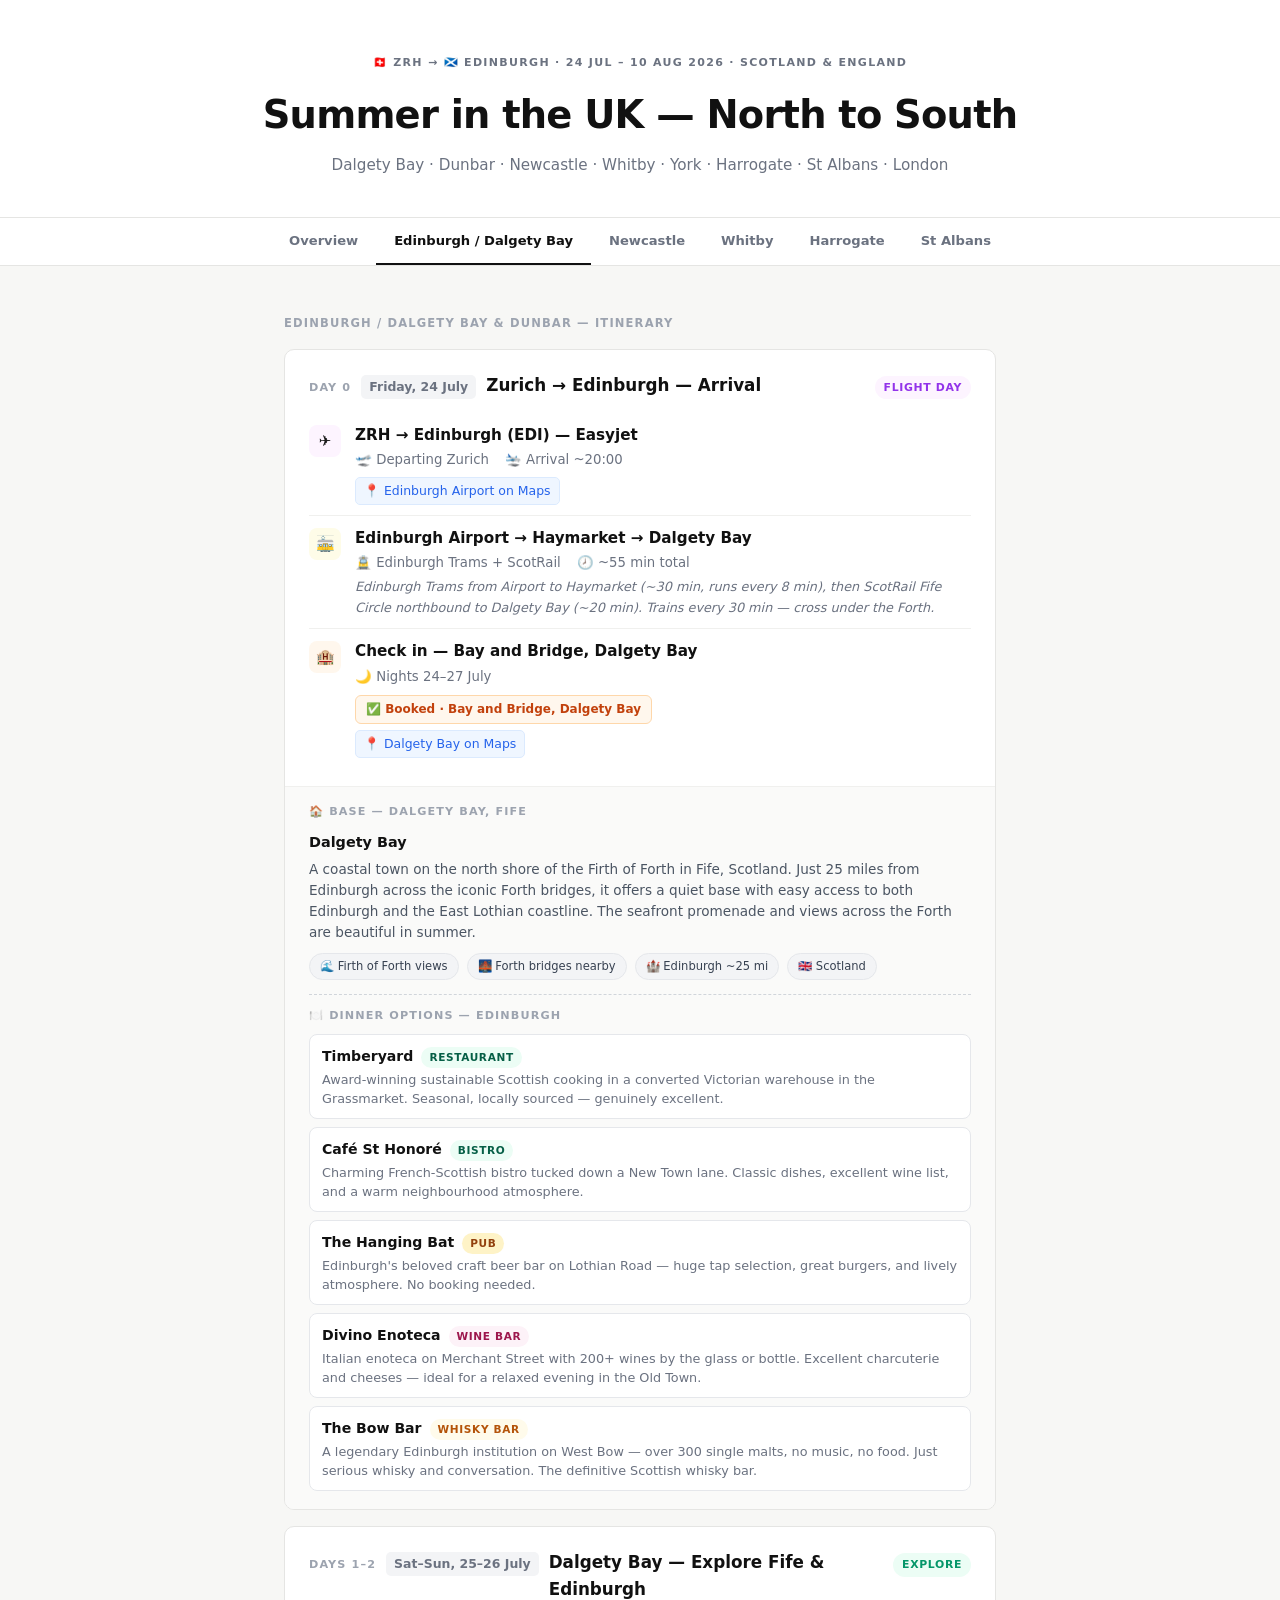
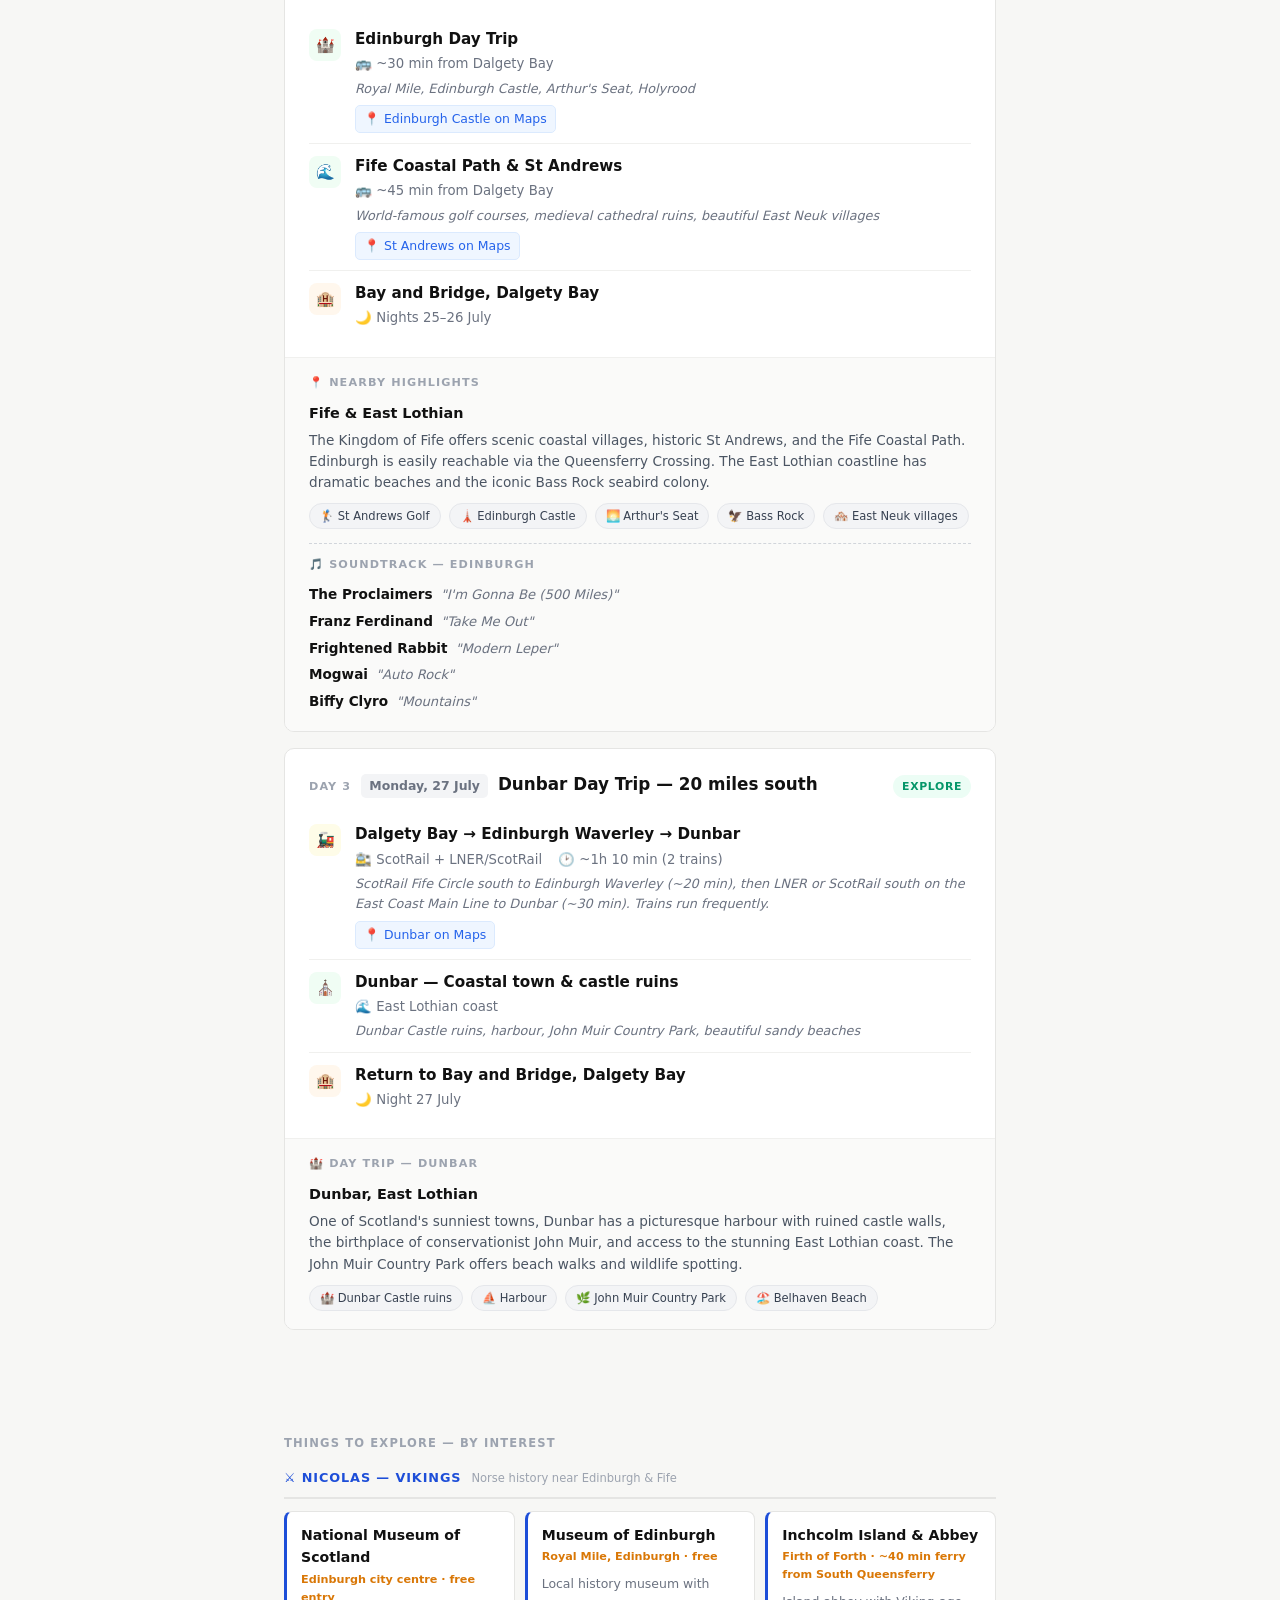
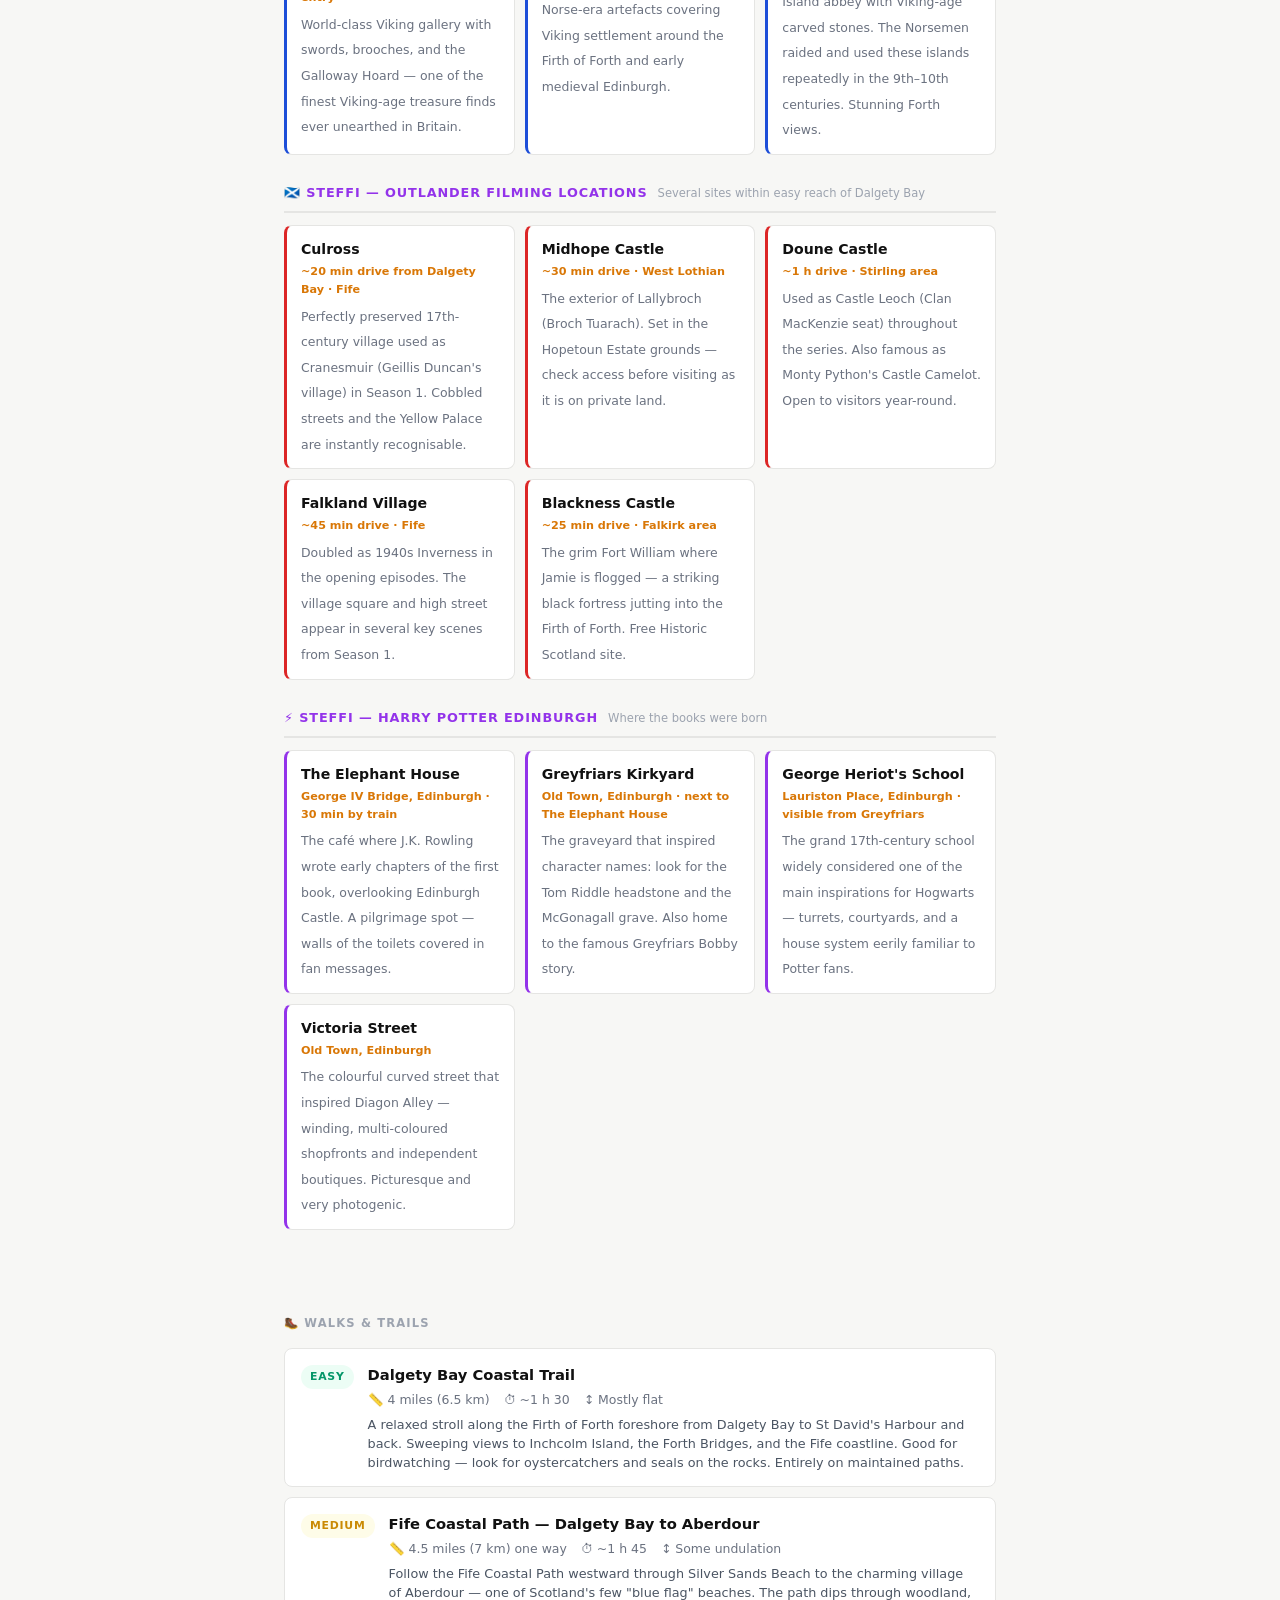
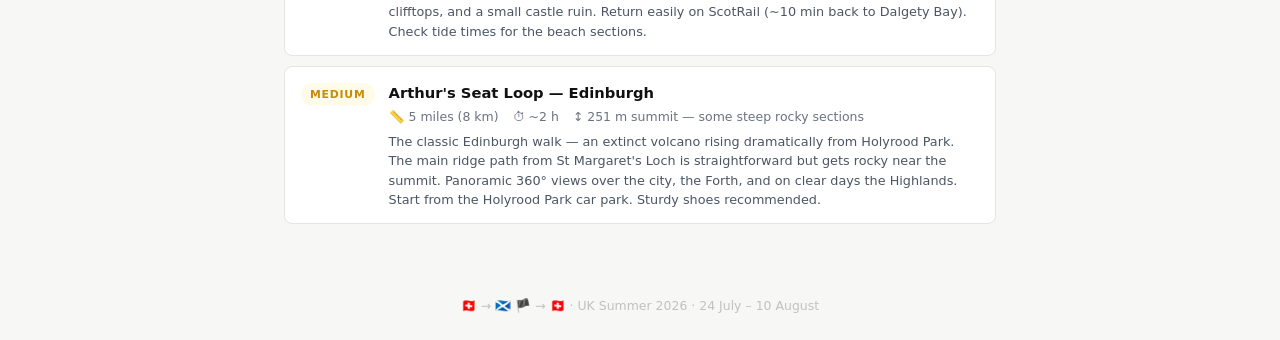
<file: dalgety-bay.html>
<!DOCTYPE html>
<html lang="en">
<head>
  <meta charset="UTF-8" />
  <meta name="viewport" content="width=device-width, initial-scale=1.0" />
  <title>Edinburgh / Dalgety Bay — UK Summer 2026</title>
  <link rel="stylesheet" href="styles.css">
</head>
<body>

<header>
  <div class="tag">🇨🇭 ZRH → 🏴󠁧󠁢󠁳󠁣󠁴󠁿 Edinburgh · 24 Jul – 10 Aug 2026 · Scotland &amp; England</div>
  <h1>Summer in the UK — North to South</h1>
  <p>Dalgety Bay · Dunbar · Newcastle · Whitby · York · Harrogate · St Albans · London</p>
</header>

<nav class="nav-tabs">
  <a href="index.html" class="nav-tab">Overview</a>
  <a href="dalgety-bay.html" class="nav-tab active">Edinburgh / Dalgety Bay</a>
  <a href="newcastle.html" class="nav-tab">Newcastle</a>
  <a href="whitby.html" class="nav-tab">Whitby</a>
  <a href="harrogate.html" class="nav-tab">Harrogate</a>
  <a href="st-albans.html" class="nav-tab">St Albans</a>
</nav>

<main>
  <div class="section-label">Edinburgh / Dalgety Bay &amp; Dunbar — Itinerary</div>

  <!-- ── Day 0: Friday 24 July ── -->
  <div class="day-card">
    <div class="day-card-top">
      <div class="day-header">
        <span class="day-label">Day 0</span>
        <span class="day-date">Friday, 24 July</span>
        <span class="day-title">Zurich → Edinburgh — Arrival</span>
        <span class="badge badge-fly">Flight day</span>
      </div>

      <div class="segment">
        <div class="seg-icon fly">✈️</div>
        <div class="seg-body">
          <div class="seg-route">ZRH → Edinburgh (EDI) — Easyjet</div>
          <div class="seg-meta">
            <span>🛫 Departing Zurich</span>
            <span>🛬 Arrival ~20:00</span>
          </div>
          <a class="maps-link" href="https://maps.google.com/?q=Edinburgh+Airport,Scotland" target="_blank">📍 Edinburgh Airport on Maps</a>
        </div>
      </div>

      <div class="segment">
        <div class="seg-icon train">🚋</div>
        <div class="seg-body">
          <div class="seg-route">Edinburgh Airport → Haymarket → Dalgety Bay</div>
          <div class="seg-meta">
            <span>🚊 Edinburgh Trams + ScotRail</span>
            <span>🕗 ~55 min total</span>
          </div>
          <div class="seg-note">Edinburgh Trams from Airport to Haymarket (~30 min, runs every 8 min), then ScotRail Fife Circle northbound to Dalgety Bay (~20 min). Trains every 30 min — cross under the Forth.</div>
        </div>
      </div>

      <div class="segment">
        <div class="seg-icon hotel">🏨</div>
        <div class="seg-body">
          <div class="seg-route">Check in — Bay and Bridge, Dalgety Bay</div>
          <div class="seg-meta">
            <span>🌙 Nights 24–27 July</span>
          </div>
          <div class="booking-chip">✅ Booked · Bay and Bridge, Dalgety Bay</div>
          <br/>
          <a class="maps-link" href="https://maps.google.com/?q=Dalgety+Bay,+Fife,+Scotland" target="_blank">📍 Dalgety Bay on Maps</a>
        </div>
      </div>
    </div>

    <div class="village-panel">
      <div class="village-panel-header">🏠 Base — Dalgety Bay, Fife</div>
      <div class="village-name">Dalgety Bay</div>
      <div class="village-desc">A coastal town on the north shore of the Firth of Forth in Fife, Scotland. Just 25 miles from Edinburgh across the iconic Forth bridges, it offers a quiet base with easy access to both Edinburgh and the East Lothian coastline. The seafront promenade and views across the Forth are beautiful in summer.</div>
      <div class="village-highlights">
        <span class="highlight-chip">🌊 Firth of Forth views</span>
        <span class="highlight-chip">🌉 Forth bridges nearby</span>
        <span class="highlight-chip">🏰 Edinburgh ~25 mi</span>
        <span class="highlight-chip">🇬🇧 Scotland</span>
      </div>
      <div class="dining-section">
        <div class="dining-header">🍽️ Dinner options — Edinburgh</div>
        <div class="dining-options">
          <div class="dining-option">
            <div class="dining-option-top">
              <span class="dining-name">Timberyard</span>
              <span class="dining-type bistro">Restaurant</span>
            </div>
            <div class="dining-desc">Award-winning sustainable Scottish cooking in a converted Victorian warehouse in the Grassmarket. Seasonal, locally sourced — genuinely excellent.</div>
          </div>
          <div class="dining-option">
            <div class="dining-option-top">
              <span class="dining-name">Café St Honoré</span>
              <span class="dining-type bistro">Bistro</span>
            </div>
            <div class="dining-desc">Charming French-Scottish bistro tucked down a New Town lane. Classic dishes, excellent wine list, and a warm neighbourhood atmosphere.</div>
          </div>
          <div class="dining-option">
            <div class="dining-option-top">
              <span class="dining-name">The Hanging Bat</span>
              <span class="dining-type pub">Pub</span>
            </div>
            <div class="dining-desc">Edinburgh's beloved craft beer bar on Lothian Road — huge tap selection, great burgers, and lively atmosphere. No booking needed.</div>
          </div>
          <div class="dining-option">
            <div class="dining-option-top">
              <span class="dining-name">Divino Enoteca</span>
              <span class="dining-type wine">Wine bar</span>
            </div>
            <div class="dining-desc">Italian enoteca on Merchant Street with 200+ wines by the glass or bottle. Excellent charcuterie and cheeses — ideal for a relaxed evening in the Old Town.</div>
          </div>
          <div class="dining-option">
            <div class="dining-option-top">
              <span class="dining-name">The Bow Bar</span>
              <span class="dining-type whisky">Whisky bar</span>
            </div>
            <div class="dining-desc">A legendary Edinburgh institution on West Bow — over 300 single malts, no music, no food. Just serious whisky and conversation. The definitive Scottish whisky bar.</div>
          </div>
        </div>
      </div>
    </div>
  </div>

  <!-- ── Days 1–2: Sat 25 – Sun 26 July ── -->
  <div class="day-card">
    <div class="day-card-top">
      <div class="day-header">
        <span class="day-label">Days 1–2</span>
        <span class="day-date">Sat–Sun, 25–26 July</span>
        <span class="day-title">Dalgety Bay — Explore Fife &amp; Edinburgh</span>
        <span class="badge badge-explore">Explore</span>
      </div>

      <div class="segment">
        <div class="seg-icon explore">🏰</div>
        <div class="seg-body">
          <div class="seg-route">Edinburgh Day Trip</div>
          <div class="seg-meta">
            <span>🚌 ~30 min from Dalgety Bay</span>
          </div>
          <div class="seg-note">Royal Mile, Edinburgh Castle, Arthur's Seat, Holyrood</div>
          <a class="maps-link" href="https://maps.google.com/?q=Edinburgh+Castle,Scotland" target="_blank">📍 Edinburgh Castle on Maps</a>
        </div>
      </div>

      <div class="segment">
        <div class="seg-icon explore">🌊</div>
        <div class="seg-body">
          <div class="seg-route">Fife Coastal Path &amp; St Andrews</div>
          <div class="seg-meta">
            <span>🚌 ~45 min from Dalgety Bay</span>
          </div>
          <div class="seg-note">World-famous golf courses, medieval cathedral ruins, beautiful East Neuk villages</div>
          <a class="maps-link" href="https://maps.google.com/?q=St+Andrews,+Fife,+Scotland" target="_blank">📍 St Andrews on Maps</a>
        </div>
      </div>

      <div class="segment">
        <div class="seg-icon hotel">🏨</div>
        <div class="seg-body">
          <div class="seg-route">Bay and Bridge, Dalgety Bay</div>
          <div class="seg-meta"><span>🌙 Nights 25–26 July</span></div>
        </div>
      </div>
    </div>

    <div class="village-panel">
      <div class="village-panel-header">📍 Nearby highlights</div>
      <div class="village-name">Fife &amp; East Lothian</div>
      <div class="village-desc">The Kingdom of Fife offers scenic coastal villages, historic St Andrews, and the Fife Coastal Path. Edinburgh is easily reachable via the Queensferry Crossing. The East Lothian coastline has dramatic beaches and the iconic Bass Rock seabird colony.</div>
      <div class="village-highlights">
        <span class="highlight-chip">🏌️ St Andrews Golf</span>
        <span class="highlight-chip">🗼 Edinburgh Castle</span>
        <span class="highlight-chip">🌅 Arthur's Seat</span>
        <span class="highlight-chip">🦅 Bass Rock</span>
        <span class="highlight-chip">🏘️ East Neuk villages</span>
      </div>
      <div class="music-section">
        <div class="music-header">🎵 Soundtrack — Edinburgh</div>
        <div class="music-list">
          <div class="music-item"><span class="music-artist">The Proclaimers</span><span class="music-track">"I'm Gonna Be (500 Miles)"</span></div>
          <div class="music-item"><span class="music-artist">Franz Ferdinand</span><span class="music-track">"Take Me Out"</span></div>
          <div class="music-item"><span class="music-artist">Frightened Rabbit</span><span class="music-track">"Modern Leper"</span></div>
          <div class="music-item"><span class="music-artist">Mogwai</span><span class="music-track">"Auto Rock"</span></div>
          <div class="music-item"><span class="music-artist">Biffy Clyro</span><span class="music-track">"Mountains"</span></div>
        </div>
      </div>
    </div>
  </div>

  <!-- ── Day 3: Monday 27 July ── -->
  <div class="day-card">
    <div class="day-card-top">
      <div class="day-header">
        <span class="day-label">Day 3</span>
        <span class="day-date">Monday, 27 July</span>
        <span class="day-title">Dunbar Day Trip — 20 miles south</span>
        <span class="badge badge-explore">Explore</span>
      </div>

      <div class="segment">
        <div class="seg-icon train">🚂</div>
        <div class="seg-body">
          <div class="seg-route">Dalgety Bay → Edinburgh Waverley → Dunbar</div>
          <div class="seg-meta">
            <span>🚉 ScotRail + LNER/ScotRail</span>
            <span>🕑 ~1h 10 min (2 trains)</span>
          </div>
          <div class="seg-note">ScotRail Fife Circle south to Edinburgh Waverley (~20 min), then LNER or ScotRail south on the East Coast Main Line to Dunbar (~30 min). Trains run frequently.</div>
          <a class="maps-link" href="https://maps.google.com/?q=Dunbar,+East+Lothian,+Scotland" target="_blank">📍 Dunbar on Maps</a>
        </div>
      </div>

      <div class="segment">
        <div class="seg-icon explore">⛪</div>
        <div class="seg-body">
          <div class="seg-route">Dunbar — Coastal town &amp; castle ruins</div>
          <div class="seg-meta">
            <span>🌊 East Lothian coast</span>
          </div>
          <div class="seg-note">Dunbar Castle ruins, harbour, John Muir Country Park, beautiful sandy beaches</div>
        </div>
      </div>

      <div class="segment">
        <div class="seg-icon hotel">🏨</div>
        <div class="seg-body">
          <div class="seg-route">Return to Bay and Bridge, Dalgety Bay</div>
          <div class="seg-meta"><span>🌙 Night 27 July</span></div>
        </div>
      </div>
    </div>

    <div class="village-panel">
      <div class="village-panel-header">🏰 Day trip — Dunbar</div>
      <div class="village-name">Dunbar, East Lothian</div>
      <div class="village-desc">One of Scotland's sunniest towns, Dunbar has a picturesque harbour with ruined castle walls, the birthplace of conservationist John Muir, and access to the stunning East Lothian coast. The John Muir Country Park offers beach walks and wildlife spotting.</div>
      <div class="village-highlights">
        <span class="highlight-chip">🏰 Dunbar Castle ruins</span>
        <span class="highlight-chip">⛵ Harbour</span>
        <span class="highlight-chip">🌿 John Muir Country Park</span>
        <span class="highlight-chip">🏖️ Belhaven Beach</span>
      </div>
    </div>
  </div>

</main>

<!-- Interests -->
<div class="interests-section">
  <div class="section-label">Things to explore — by interest</div>

  <!-- Nicolas — Vikings -->
  <div class="interest-person">
    <div class="interest-person-header">
      <span class="interest-person-name nicolas">⚔️ Nicolas — Vikings</span>
      <span class="interest-theme">Norse history near Edinburgh &amp; Fife</span>
    </div>
    <div class="interest-cards">
      <div class="interest-card nicolas">
        <span class="interest-name">National Museum of Scotland</span>
        <span class="interest-dist">Edinburgh city centre · free entry</span>
        <span class="interest-desc">World-class Viking gallery with swords, brooches, and the Galloway Hoard — one of the finest Viking-age treasure finds ever unearthed in Britain.</span>
      </div>
      <div class="interest-card nicolas">
        <span class="interest-name">Museum of Edinburgh</span>
        <span class="interest-dist">Royal Mile, Edinburgh · free</span>
        <span class="interest-desc">Local history museum with Norse-era artefacts covering Viking settlement around the Firth of Forth and early medieval Edinburgh.</span>
      </div>
      <div class="interest-card nicolas">
        <span class="interest-name">Inchcolm Island &amp; Abbey</span>
        <span class="interest-dist">Firth of Forth · ~40 min ferry from South Queensferry</span>
        <span class="interest-desc">Island abbey with Viking-age carved stones. The Norsemen raided and used these islands repeatedly in the 9th–10th centuries. Stunning Forth views.</span>
      </div>
    </div>
  </div>

  <!-- Steffi — Outlander -->
  <div class="interest-person">
    <div class="interest-person-header">
      <span class="interest-person-name steffi">🏴󠁧󠁢󠁳󠁣󠁴󠁿 Steffi — Outlander filming locations</span>
      <span class="interest-theme">Several sites within easy reach of Dalgety Bay</span>
    </div>
    <div class="interest-cards">
      <div class="interest-card steffi-outlander">
        <span class="interest-name">Culross</span>
        <span class="interest-dist">~20 min drive from Dalgety Bay · Fife</span>
        <span class="interest-desc">Perfectly preserved 17th-century village used as Cranesmuir (Geillis Duncan's village) in Season 1. Cobbled streets and the Yellow Palace are instantly recognisable.</span>
      </div>
      <div class="interest-card steffi-outlander">
        <span class="interest-name">Midhope Castle</span>
        <span class="interest-dist">~30 min drive · West Lothian</span>
        <span class="interest-desc">The exterior of Lallybroch (Broch Tuarach). Set in the Hopetoun Estate grounds — check access before visiting as it is on private land.</span>
      </div>
      <div class="interest-card steffi-outlander">
        <span class="interest-name">Doune Castle</span>
        <span class="interest-dist">~1 h drive · Stirling area</span>
        <span class="interest-desc">Used as Castle Leoch (Clan MacKenzie seat) throughout the series. Also famous as Monty Python's Castle Camelot. Open to visitors year-round.</span>
      </div>
      <div class="interest-card steffi-outlander">
        <span class="interest-name">Falkland Village</span>
        <span class="interest-dist">~45 min drive · Fife</span>
        <span class="interest-desc">Doubled as 1940s Inverness in the opening episodes. The village square and high street appear in several key scenes from Season 1.</span>
      </div>
      <div class="interest-card steffi-outlander">
        <span class="interest-name">Blackness Castle</span>
        <span class="interest-dist">~25 min drive · Falkirk area</span>
        <span class="interest-desc">The grim Fort William where Jamie is flogged — a striking black fortress jutting into the Firth of Forth. Free Historic Scotland site.</span>
      </div>
    </div>
  </div>

  <!-- Steffi — Harry Potter -->
  <div class="interest-person">
    <div class="interest-person-header">
      <span class="interest-person-name steffi">⚡ Steffi — Harry Potter Edinburgh</span>
      <span class="interest-theme">Where the books were born</span>
    </div>
    <div class="interest-cards">
      <div class="interest-card steffi-hp">
        <span class="interest-name">The Elephant House</span>
        <span class="interest-dist">George IV Bridge, Edinburgh · 30 min by train</span>
        <span class="interest-desc">The café where J.K. Rowling wrote early chapters of the first book, overlooking Edinburgh Castle. A pilgrimage spot — walls of the toilets covered in fan messages.</span>
      </div>
      <div class="interest-card steffi-hp">
        <span class="interest-name">Greyfriars Kirkyard</span>
        <span class="interest-dist">Old Town, Edinburgh · next to The Elephant House</span>
        <span class="interest-desc">The graveyard that inspired character names: look for the Tom Riddle headstone and the McGonagall grave. Also home to the famous Greyfriars Bobby story.</span>
      </div>
      <div class="interest-card steffi-hp">
        <span class="interest-name">George Heriot's School</span>
        <span class="interest-dist">Lauriston Place, Edinburgh · visible from Greyfriars</span>
        <span class="interest-desc">The grand 17th-century school widely considered one of the main inspirations for Hogwarts — turrets, courtyards, and a house system eerily familiar to Potter fans.</span>
      </div>
      <div class="interest-card steffi-hp">
        <span class="interest-name">Victoria Street</span>
        <span class="interest-dist">Old Town, Edinburgh</span>
        <span class="interest-desc">The colourful curved street that inspired Diagon Alley — winding, multi-coloured shopfronts and independent boutiques. Picturesque and very photogenic.</span>
      </div>
    </div>
  </div>
</div>

<!-- Walks -->
<div class="walks-section">
  <div class="section-label">🥾 Walks &amp; Trails</div>
  <div class="walk-cards">

    <div class="walk-card">
      <span class="walk-difficulty easy">Easy</span>
      <div class="walk-body">
        <div class="walk-name">Dalgety Bay Coastal Trail</div>
        <div class="walk-meta"><span>📏 4 miles (6.5 km)</span><span>⏱ ~1 h 30</span><span>↕ Mostly flat</span></div>
        <div class="walk-desc">A relaxed stroll along the Firth of Forth foreshore from Dalgety Bay to St David's Harbour and back. Sweeping views to Inchcolm Island, the Forth Bridges, and the Fife coastline. Good for birdwatching — look for oystercatchers and seals on the rocks. Entirely on maintained paths.</div>
      </div>
    </div>

    <div class="walk-card">
      <span class="walk-difficulty medium">Medium</span>
      <div class="walk-body">
        <div class="walk-name">Fife Coastal Path — Dalgety Bay to Aberdour</div>
        <div class="walk-meta"><span>📏 4.5 miles (7 km) one way</span><span>⏱ ~1 h 45</span><span>↕ Some undulation</span></div>
        <div class="walk-desc">Follow the Fife Coastal Path westward through Silver Sands Beach to the charming village of Aberdour — one of Scotland's few "blue flag" beaches. The path dips through woodland, clifftops, and a small castle ruin. Return easily on ScotRail (~10 min back to Dalgety Bay). Check tide times for the beach sections.</div>
      </div>
    </div>

    <div class="walk-card">
      <span class="walk-difficulty medium">Medium</span>
      <div class="walk-body">
        <div class="walk-name">Arthur's Seat Loop — Edinburgh</div>
        <div class="walk-meta"><span>📏 5 miles (8 km)</span><span>⏱ ~2 h</span><span>↕ 251 m summit — some steep rocky sections</span></div>
        <div class="walk-desc">The classic Edinburgh walk — an extinct volcano rising dramatically from Holyrood Park. The main ridge path from St Margaret's Loch is straightforward but gets rocky near the summit. Panoramic 360° views over the city, the Forth, and on clear days the Highlands. Start from the Holyrood Park car park. Sturdy shoes recommended.</div>
      </div>
    </div>

  </div>
</div>

<footer>
  🇨🇭 → 🏴󠁧󠁢󠁳󠁣󠁴󠁿 🏴󠁧󠁢󠥥󠁮󠁧󠁿 → 🇨🇭 · UK Summer 2026 · 24 July – 10 August
</footer>

</body>
</html>
</file>
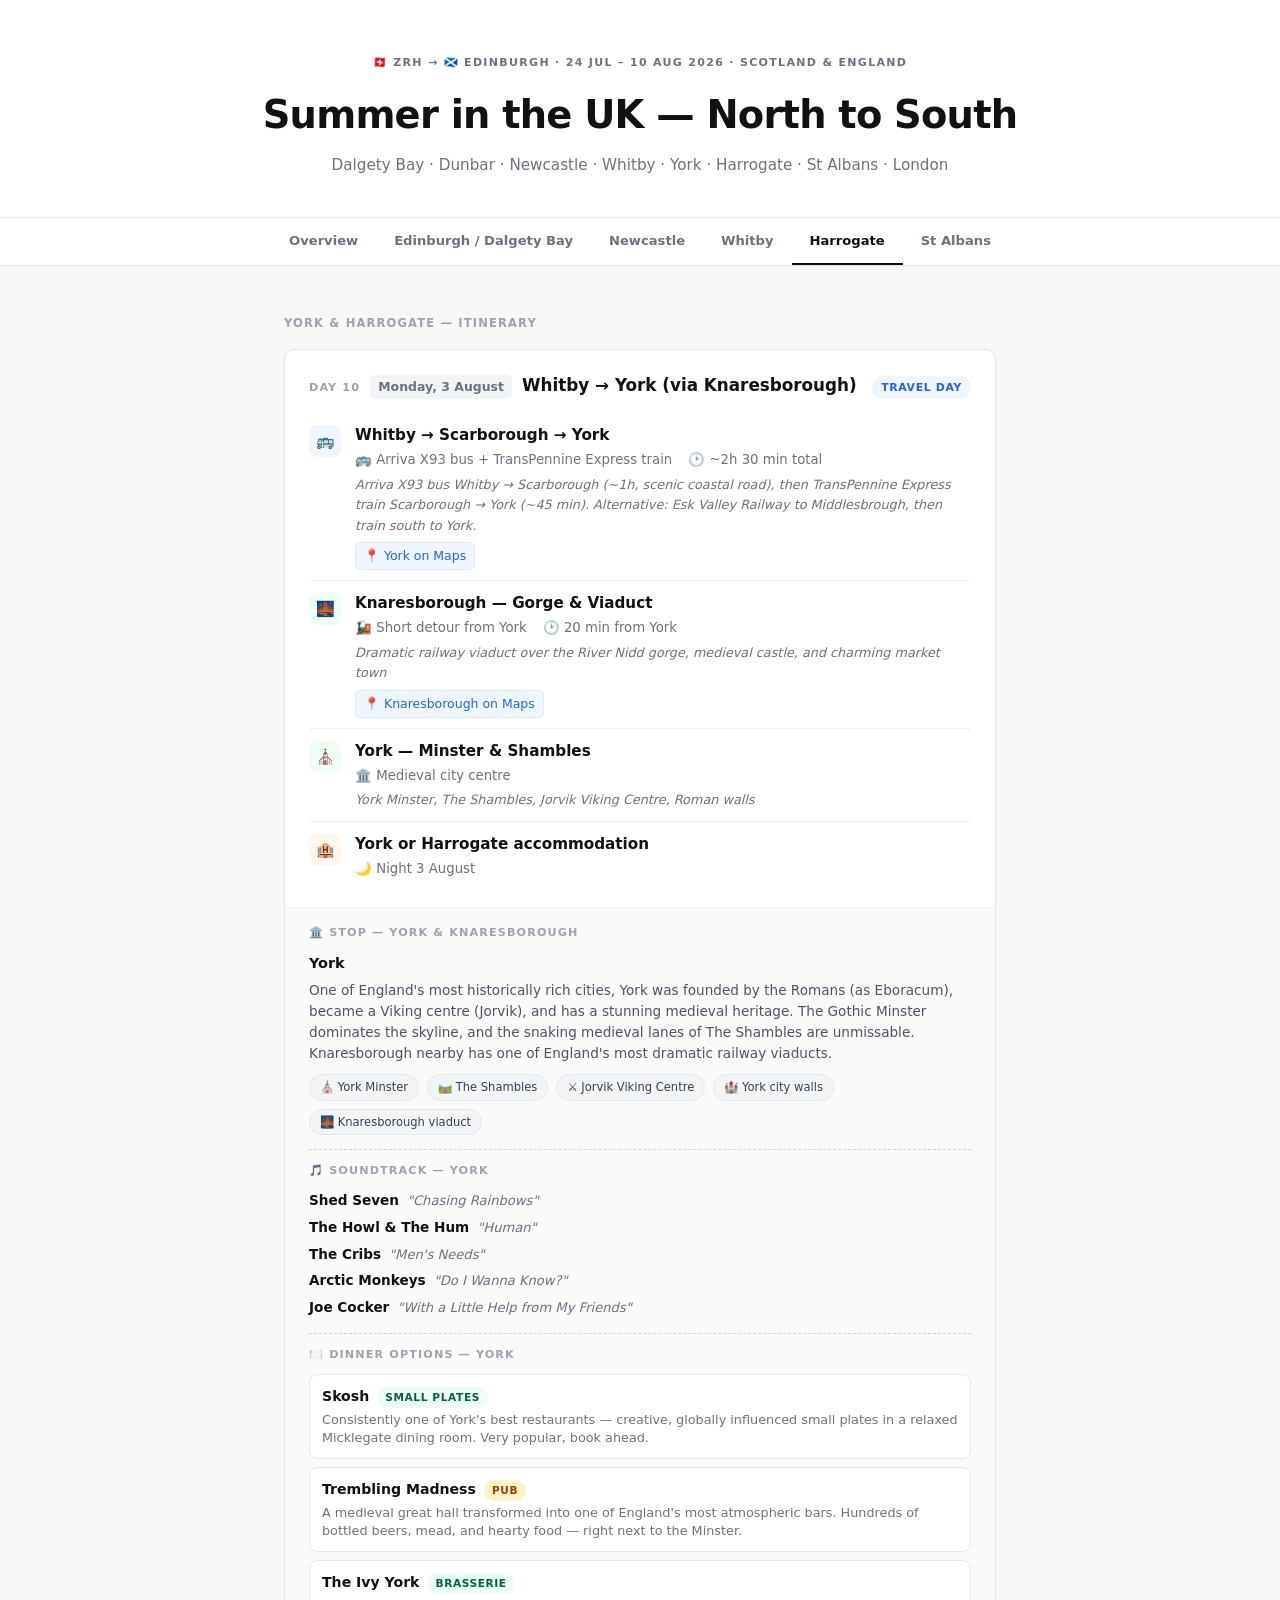
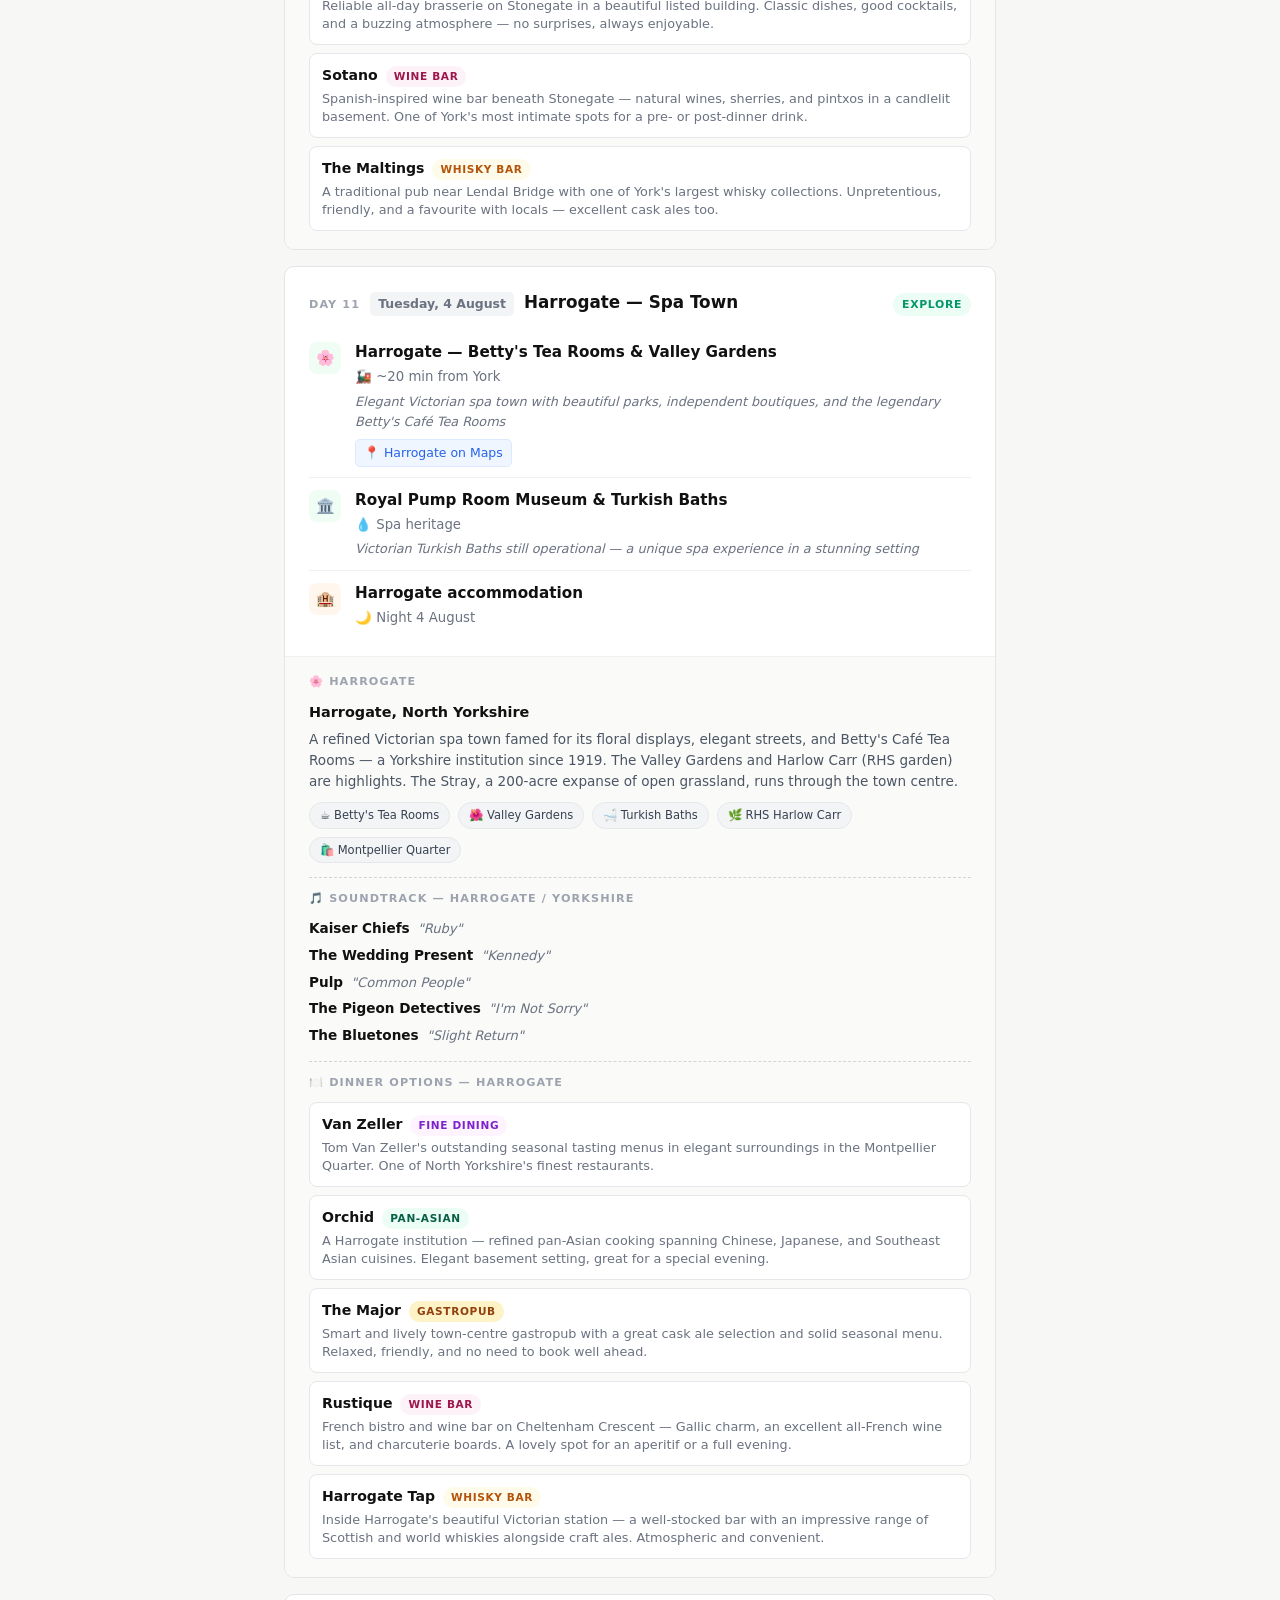
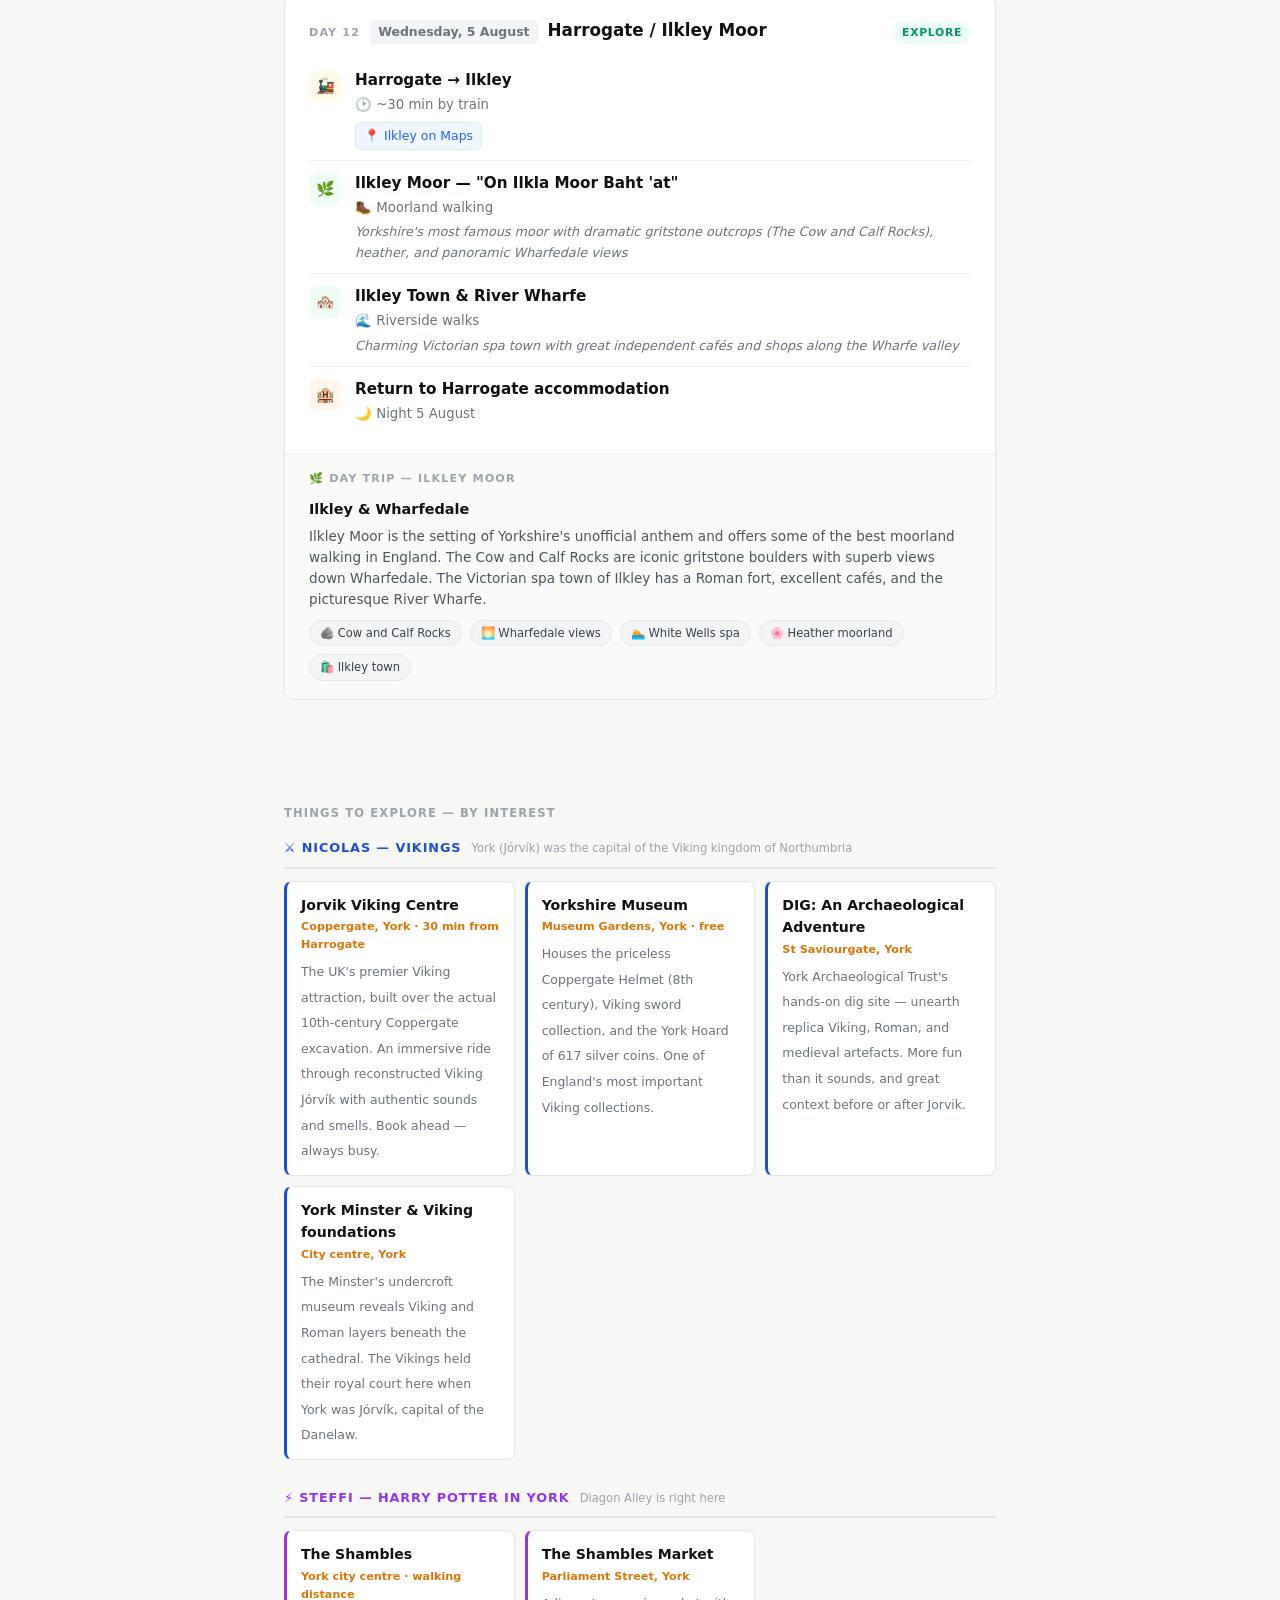
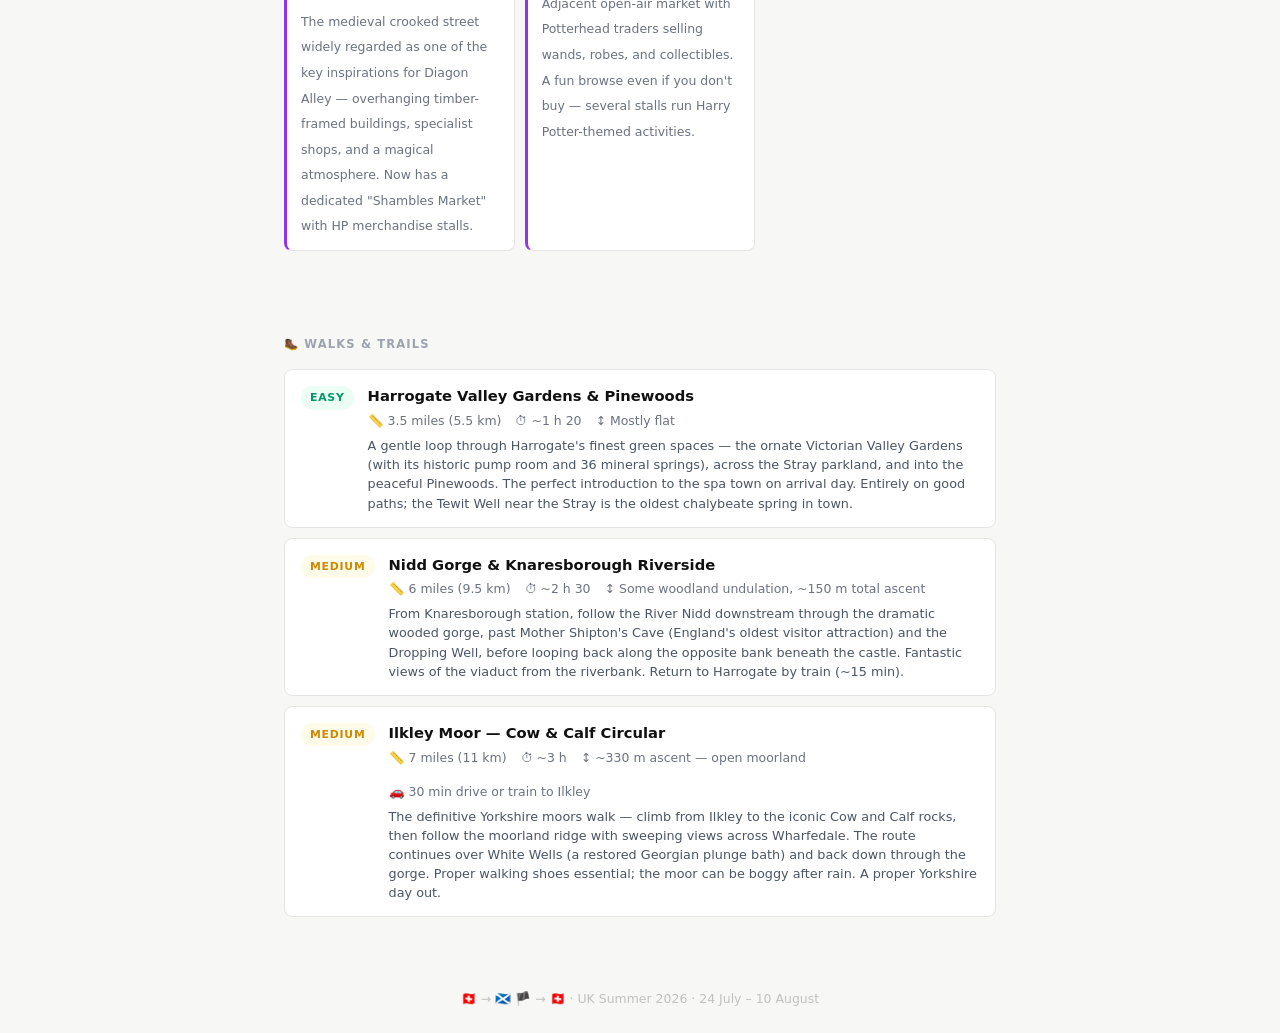
<file: harrogate.html>
<!DOCTYPE html>
<html lang="en">
<head>
  <meta charset="UTF-8" />
  <meta name="viewport" content="width=device-width, initial-scale=1.0" />
  <title>Harrogate — UK Summer 2026</title>
  <link rel="stylesheet" href="styles.css">
</head>
<body>

<header>
  <div class="tag">🇨🇭 ZRH → 🏴󠁧󠁢󠁳󠁣󠁴󠁿 Edinburgh · 24 Jul – 10 Aug 2026 · Scotland &amp; England</div>
  <h1>Summer in the UK — North to South</h1>
  <p>Dalgety Bay · Dunbar · Newcastle · Whitby · York · Harrogate · St Albans · London</p>
</header>

<nav class="nav-tabs">
  <a href="index.html" class="nav-tab">Overview</a>
  <a href="dalgety-bay.html" class="nav-tab">Edinburgh / Dalgety Bay</a>
  <a href="newcastle.html" class="nav-tab">Newcastle</a>
  <a href="whitby.html" class="nav-tab">Whitby</a>
  <a href="harrogate.html" class="nav-tab active">Harrogate</a>
  <a href="st-albans.html" class="nav-tab">St Albans</a>
</nav>

<main>
  <div class="section-label">York &amp; Harrogate — Itinerary</div>

  <!-- ── Day 10: Monday 3 August ── -->
  <div class="day-card">
    <div class="day-card-top">
      <div class="day-header">
        <span class="day-label">Day 10</span>
        <span class="day-date">Monday, 3 August</span>
        <span class="day-title">Whitby → York (via Knaresborough)</span>
        <span class="badge badge-transit">Travel day</span>
      </div>

      <div class="segment">
        <div class="seg-icon bus">🚌</div>
        <div class="seg-body">
          <div class="seg-route">Whitby → Scarborough → York</div>
          <div class="seg-meta">
            <span>🚌 Arriva X93 bus + TransPennine Express train</span>
            <span>🕑 ~2h 30 min total</span>
          </div>
          <div class="seg-note">Arriva X93 bus Whitby → Scarborough (~1h, scenic coastal road), then TransPennine Express train Scarborough → York (~45 min). Alternative: Esk Valley Railway to Middlesbrough, then train south to York.</div>
          <a class="maps-link" href="https://maps.google.com/?q=York,+England" target="_blank">📍 York on Maps</a>
        </div>
      </div>

      <div class="segment">
        <div class="seg-icon explore">🌉</div>
        <div class="seg-body">
          <div class="seg-route">Knaresborough — Gorge &amp; Viaduct</div>
          <div class="seg-meta">
            <span>🚂 Short detour from York</span>
            <span>🕑 20 min from York</span>
          </div>
          <div class="seg-note">Dramatic railway viaduct over the River Nidd gorge, medieval castle, and charming market town</div>
          <a class="maps-link" href="https://maps.google.com/?q=Knaresborough,+North+Yorkshire,+England" target="_blank">📍 Knaresborough on Maps</a>
        </div>
      </div>

      <div class="segment">
        <div class="seg-icon explore">⛪</div>
        <div class="seg-body">
          <div class="seg-route">York — Minster &amp; Shambles</div>
          <div class="seg-meta">
            <span>🏛️ Medieval city centre</span>
          </div>
          <div class="seg-note">York Minster, The Shambles, Jorvik Viking Centre, Roman walls</div>
        </div>
      </div>

      <div class="segment">
        <div class="seg-icon hotel">🏨</div>
        <div class="seg-body">
          <div class="seg-route">York or Harrogate accommodation</div>
          <div class="seg-meta"><span>🌙 Night 3 August</span></div>
        </div>
      </div>
    </div>

    <div class="village-panel">
      <div class="village-panel-header">🏛️ Stop — York &amp; Knaresborough</div>
      <div class="village-name">York</div>
      <div class="village-desc">One of England's most historically rich cities, York was founded by the Romans (as Eboracum), became a Viking centre (Jorvik), and has a stunning medieval heritage. The Gothic Minster dominates the skyline, and the snaking medieval lanes of The Shambles are unmissable. Knaresborough nearby has one of England's most dramatic railway viaducts.</div>
      <div class="village-highlights">
        <span class="highlight-chip">⛪ York Minster</span>
        <span class="highlight-chip">🛤️ The Shambles</span>
        <span class="highlight-chip">⚔️ Jorvik Viking Centre</span>
        <span class="highlight-chip">🏰 York city walls</span>
        <span class="highlight-chip">🌉 Knaresborough viaduct</span>
      </div>
      <div class="music-section">
        <div class="music-header">🎵 Soundtrack — York</div>
        <div class="music-list">
          <div class="music-item"><span class="music-artist">Shed Seven</span><span class="music-track">"Chasing Rainbows"</span></div>
          <div class="music-item"><span class="music-artist">The Howl &amp; The Hum</span><span class="music-track">"Human"</span></div>
          <div class="music-item"><span class="music-artist">The Cribs</span><span class="music-track">"Men's Needs"</span></div>
          <div class="music-item"><span class="music-artist">Arctic Monkeys</span><span class="music-track">"Do I Wanna Know?"</span></div>
          <div class="music-item"><span class="music-artist">Joe Cocker</span><span class="music-track">"With a Little Help from My Friends"</span></div>
        </div>
      </div>
      <div class="dining-section">
        <div class="dining-header">🍽️ Dinner options — York</div>
        <div class="dining-options">
          <div class="dining-option">
            <div class="dining-option-top">
              <span class="dining-name">Skosh</span>
              <span class="dining-type bistro">Small plates</span>
            </div>
            <div class="dining-desc">Consistently one of York's best restaurants — creative, globally influenced small plates in a relaxed Micklegate dining room. Very popular, book ahead.</div>
          </div>
          <div class="dining-option">
            <div class="dining-option-top">
              <span class="dining-name">Trembling Madness</span>
              <span class="dining-type pub">Pub</span>
            </div>
            <div class="dining-desc">A medieval great hall transformed into one of England's most atmospheric bars. Hundreds of bottled beers, mead, and hearty food — right next to the Minster.</div>
          </div>
          <div class="dining-option">
            <div class="dining-option-top">
              <span class="dining-name">The Ivy York</span>
              <span class="dining-type bistro">Brasserie</span>
            </div>
            <div class="dining-desc">Reliable all-day brasserie on Stonegate in a beautiful listed building. Classic dishes, good cocktails, and a buzzing atmosphere — no surprises, always enjoyable.</div>
          </div>
          <div class="dining-option">
            <div class="dining-option-top">
              <span class="dining-name">Sotano</span>
              <span class="dining-type wine">Wine bar</span>
            </div>
            <div class="dining-desc">Spanish-inspired wine bar beneath Stonegate — natural wines, sherries, and pintxos in a candlelit basement. One of York's most intimate spots for a pre- or post-dinner drink.</div>
          </div>
          <div class="dining-option">
            <div class="dining-option-top">
              <span class="dining-name">The Maltings</span>
              <span class="dining-type whisky">Whisky bar</span>
            </div>
            <div class="dining-desc">A traditional pub near Lendal Bridge with one of York's largest whisky collections. Unpretentious, friendly, and a favourite with locals — excellent cask ales too.</div>
          </div>
        </div>
      </div>
    </div>
  </div>

  <!-- ── Day 11: Tuesday 4 August ── -->
  <div class="day-card">
    <div class="day-card-top">
      <div class="day-header">
        <span class="day-label">Day 11</span>
        <span class="day-date">Tuesday, 4 August</span>
        <span class="day-title">Harrogate — Spa Town</span>
        <span class="badge badge-explore">Explore</span>
      </div>

      <div class="segment">
        <div class="seg-icon explore">🌸</div>
        <div class="seg-body">
          <div class="seg-route">Harrogate — Betty's Tea Rooms &amp; Valley Gardens</div>
          <div class="seg-meta">
            <span>🚂 ~20 min from York</span>
          </div>
          <div class="seg-note">Elegant Victorian spa town with beautiful parks, independent boutiques, and the legendary Betty's Café Tea Rooms</div>
          <a class="maps-link" href="https://maps.google.com/?q=Harrogate,+North+Yorkshire,+England" target="_blank">📍 Harrogate on Maps</a>
        </div>
      </div>

      <div class="segment">
        <div class="seg-icon explore">🏛️</div>
        <div class="seg-body">
          <div class="seg-route">Royal Pump Room Museum &amp; Turkish Baths</div>
          <div class="seg-meta">
            <span>💧 Spa heritage</span>
          </div>
          <div class="seg-note">Victorian Turkish Baths still operational — a unique spa experience in a stunning setting</div>
        </div>
      </div>

      <div class="segment">
        <div class="seg-icon hotel">🏨</div>
        <div class="seg-body">
          <div class="seg-route">Harrogate accommodation</div>
          <div class="seg-meta"><span>🌙 Night 4 August</span></div>
        </div>
      </div>
    </div>

    <div class="village-panel">
      <div class="village-panel-header">🌸 Harrogate</div>
      <div class="village-name">Harrogate, North Yorkshire</div>
      <div class="village-desc">A refined Victorian spa town famed for its floral displays, elegant streets, and Betty's Café Tea Rooms — a Yorkshire institution since 1919. The Valley Gardens and Harlow Carr (RHS garden) are highlights. The Stray, a 200-acre expanse of open grassland, runs through the town centre.</div>
      <div class="village-highlights">
        <span class="highlight-chip">☕ Betty's Tea Rooms</span>
        <span class="highlight-chip">🌺 Valley Gardens</span>
        <span class="highlight-chip">🛁 Turkish Baths</span>
        <span class="highlight-chip">🌿 RHS Harlow Carr</span>
        <span class="highlight-chip">🛍️ Montpellier Quarter</span>
      </div>
      <div class="music-section">
        <div class="music-header">🎵 Soundtrack — Harrogate / Yorkshire</div>
        <div class="music-list">
          <div class="music-item"><span class="music-artist">Kaiser Chiefs</span><span class="music-track">"Ruby"</span></div>
          <div class="music-item"><span class="music-artist">The Wedding Present</span><span class="music-track">"Kennedy"</span></div>
          <div class="music-item"><span class="music-artist">Pulp</span><span class="music-track">"Common People"</span></div>
          <div class="music-item"><span class="music-artist">The Pigeon Detectives</span><span class="music-track">"I'm Not Sorry"</span></div>
          <div class="music-item"><span class="music-artist">The Bluetones</span><span class="music-track">"Slight Return"</span></div>
        </div>
      </div>
      <div class="dining-section">
        <div class="dining-header">🍽️ Dinner options — Harrogate</div>
        <div class="dining-options">
          <div class="dining-option">
            <div class="dining-option-top">
              <span class="dining-name">Van Zeller</span>
              <span class="dining-type fine">Fine dining</span>
            </div>
            <div class="dining-desc">Tom Van Zeller's outstanding seasonal tasting menus in elegant surroundings in the Montpellier Quarter. One of North Yorkshire's finest restaurants.</div>
          </div>
          <div class="dining-option">
            <div class="dining-option-top">
              <span class="dining-name">Orchid</span>
              <span class="dining-type bistro">Pan-Asian</span>
            </div>
            <div class="dining-desc">A Harrogate institution — refined pan-Asian cooking spanning Chinese, Japanese, and Southeast Asian cuisines. Elegant basement setting, great for a special evening.</div>
          </div>
          <div class="dining-option">
            <div class="dining-option-top">
              <span class="dining-name">The Major</span>
              <span class="dining-type pub">Gastropub</span>
            </div>
            <div class="dining-desc">Smart and lively town-centre gastropub with a great cask ale selection and solid seasonal menu. Relaxed, friendly, and no need to book well ahead.</div>
          </div>
          <div class="dining-option">
            <div class="dining-option-top">
              <span class="dining-name">Rustique</span>
              <span class="dining-type wine">Wine bar</span>
            </div>
            <div class="dining-desc">French bistro and wine bar on Cheltenham Crescent — Gallic charm, an excellent all-French wine list, and charcuterie boards. A lovely spot for an aperitif or a full evening.</div>
          </div>
          <div class="dining-option">
            <div class="dining-option-top">
              <span class="dining-name">Harrogate Tap</span>
              <span class="dining-type whisky">Whisky bar</span>
            </div>
            <div class="dining-desc">Inside Harrogate's beautiful Victorian station — a well-stocked bar with an impressive range of Scottish and world whiskies alongside craft ales. Atmospheric and convenient.</div>
          </div>
        </div>
      </div>
    </div>
  </div>

  <!-- ── Day 12: Wednesday 5 August ── -->
  <div class="day-card">
    <div class="day-card-top">
      <div class="day-header">
        <span class="day-label">Day 12</span>
        <span class="day-date">Wednesday, 5 August</span>
        <span class="day-title">Harrogate / Ilkley Moor</span>
        <span class="badge badge-explore">Explore</span>
      </div>

      <div class="segment">
        <div class="seg-icon train">🚂</div>
        <div class="seg-body">
          <div class="seg-route">Harrogate → Ilkley</div>
          <div class="seg-meta">
            <span>🕑 ~30 min by train</span>
          </div>
          <a class="maps-link" href="https://maps.google.com/?q=Ilkley+Moor,+West+Yorkshire,+England" target="_blank">📍 Ilkley on Maps</a>
        </div>
      </div>

      <div class="segment">
        <div class="seg-icon explore">🌿</div>
        <div class="seg-body">
          <div class="seg-route">Ilkley Moor — "On Ilkla Moor Baht 'at"</div>
          <div class="seg-meta">
            <span>🥾 Moorland walking</span>
          </div>
          <div class="seg-note">Yorkshire's most famous moor with dramatic gritstone outcrops (The Cow and Calf Rocks), heather, and panoramic Wharfedale views</div>
        </div>
      </div>

      <div class="segment">
        <div class="seg-icon explore">🏘️</div>
        <div class="seg-body">
          <div class="seg-route">Ilkley Town &amp; River Wharfe</div>
          <div class="seg-meta">
            <span>🌊 Riverside walks</span>
          </div>
          <div class="seg-note">Charming Victorian spa town with great independent cafés and shops along the Wharfe valley</div>
        </div>
      </div>

      <div class="segment">
        <div class="seg-icon hotel">🏨</div>
        <div class="seg-body">
          <div class="seg-route">Return to Harrogate accommodation</div>
          <div class="seg-meta"><span>🌙 Night 5 August</span></div>
        </div>
      </div>
    </div>

    <div class="village-panel">
      <div class="village-panel-header">🌿 Day trip — Ilkley Moor</div>
      <div class="village-name">Ilkley &amp; Wharfedale</div>
      <div class="village-desc">Ilkley Moor is the setting of Yorkshire's unofficial anthem and offers some of the best moorland walking in England. The Cow and Calf Rocks are iconic gritstone boulders with superb views down Wharfedale. The Victorian spa town of Ilkley has a Roman fort, excellent cafés, and the picturesque River Wharfe.</div>
      <div class="village-highlights">
        <span class="highlight-chip">🪨 Cow and Calf Rocks</span>
        <span class="highlight-chip">🌅 Wharfedale views</span>
        <span class="highlight-chip">🏊 White Wells spa</span>
        <span class="highlight-chip">🌸 Heather moorland</span>
        <span class="highlight-chip">🛍️ Ilkley town</span>
      </div>
    </div>
  </div>

</main>

<!-- Interests -->
<div class="interests-section">
  <div class="section-label">Things to explore — by interest</div>

  <!-- Nicolas — Vikings -->
  <div class="interest-person">
    <div class="interest-person-header">
      <span class="interest-person-name nicolas">⚔️ Nicolas — Vikings</span>
      <span class="interest-theme">York (Jórvík) was the capital of the Viking kingdom of Northumbria</span>
    </div>
    <div class="interest-cards">
      <div class="interest-card nicolas">
        <span class="interest-name">Jorvik Viking Centre</span>
        <span class="interest-dist">Coppergate, York · 30 min from Harrogate</span>
        <span class="interest-desc">The UK's premier Viking attraction, built over the actual 10th-century Coppergate excavation. An immersive ride through reconstructed Viking Jórvík with authentic sounds and smells. Book ahead — always busy.</span>
      </div>
      <div class="interest-card nicolas">
        <span class="interest-name">Yorkshire Museum</span>
        <span class="interest-dist">Museum Gardens, York · free</span>
        <span class="interest-desc">Houses the priceless Coppergate Helmet (8th century), Viking sword collection, and the York Hoard of 617 silver coins. One of England's most important Viking collections.</span>
      </div>
      <div class="interest-card nicolas">
        <span class="interest-name">DIG: An Archaeological Adventure</span>
        <span class="interest-dist">St Saviourgate, York</span>
        <span class="interest-desc">York Archaeological Trust's hands-on dig site — unearth replica Viking, Roman, and medieval artefacts. More fun than it sounds, and great context before or after Jorvik.</span>
      </div>
      <div class="interest-card nicolas">
        <span class="interest-name">York Minster &amp; Viking foundations</span>
        <span class="interest-dist">City centre, York</span>
        <span class="interest-desc">The Minster's undercroft museum reveals Viking and Roman layers beneath the cathedral. The Vikings held their royal court here when York was Jórvík, capital of the Danelaw.</span>
      </div>
    </div>
  </div>

  <!-- Steffi — Harry Potter -->
  <div class="interest-person">
    <div class="interest-person-header">
      <span class="interest-person-name steffi">⚡ Steffi — Harry Potter in York</span>
      <span class="interest-theme">Diagon Alley is right here</span>
    </div>
    <div class="interest-cards">
      <div class="interest-card steffi-hp">
        <span class="interest-name">The Shambles</span>
        <span class="interest-dist">York city centre · walking distance</span>
        <span class="interest-desc">The medieval crooked street widely regarded as one of the key inspirations for Diagon Alley — overhanging timber-framed buildings, specialist shops, and a magical atmosphere. Now has a dedicated "Shambles Market" with HP merchandise stalls.</span>
      </div>
      <div class="interest-card steffi-hp">
        <span class="interest-name">The Shambles Market</span>
        <span class="interest-dist">Parliament Street, York</span>
        <span class="interest-desc">Adjacent open-air market with Potterhead traders selling wands, robes, and collectibles. A fun browse even if you don't buy — several stalls run Harry Potter-themed activities.</span>
      </div>
    </div>
  </div>
</div>

<!-- Walks -->
<div class="walks-section">
  <div class="section-label">🥾 Walks &amp; Trails</div>
  <div class="walk-cards">

    <div class="walk-card">
      <span class="walk-difficulty easy">Easy</span>
      <div class="walk-body">
        <div class="walk-name">Harrogate Valley Gardens &amp; Pinewoods</div>
        <div class="walk-meta"><span>📏 3.5 miles (5.5 km)</span><span>⏱ ~1 h 20</span><span>↕ Mostly flat</span></div>
        <div class="walk-desc">A gentle loop through Harrogate's finest green spaces — the ornate Victorian Valley Gardens (with its historic pump room and 36 mineral springs), across the Stray parkland, and into the peaceful Pinewoods. The perfect introduction to the spa town on arrival day. Entirely on good paths; the Tewit Well near the Stray is the oldest chalybeate spring in town.</div>
      </div>
    </div>

    <div class="walk-card">
      <span class="walk-difficulty medium">Medium</span>
      <div class="walk-body">
        <div class="walk-name">Nidd Gorge &amp; Knaresborough Riverside</div>
        <div class="walk-meta"><span>📏 6 miles (9.5 km)</span><span>⏱ ~2 h 30</span><span>↕ Some woodland undulation, ~150 m total ascent</span></div>
        <div class="walk-desc">From Knaresborough station, follow the River Nidd downstream through the dramatic wooded gorge, past Mother Shipton's Cave (England's oldest visitor attraction) and the Dropping Well, before looping back along the opposite bank beneath the castle. Fantastic views of the viaduct from the riverbank. Return to Harrogate by train (~15 min).</div>
      </div>
    </div>

    <div class="walk-card">
      <span class="walk-difficulty medium">Medium</span>
      <div class="walk-body">
        <div class="walk-name">Ilkley Moor — Cow &amp; Calf Circular</div>
        <div class="walk-meta"><span>📏 7 miles (11 km)</span><span>⏱ ~3 h</span><span>↕ ~330 m ascent — open moorland</span><span>🚗 30 min drive or train to Ilkley</span></div>
        <div class="walk-desc">The definitive Yorkshire moors walk — climb from Ilkley to the iconic Cow and Calf rocks, then follow the moorland ridge with sweeping views across Wharfedale. The route continues over White Wells (a restored Georgian plunge bath) and back down through the gorge. Proper walking shoes essential; the moor can be boggy after rain. A proper Yorkshire day out.</div>
      </div>
    </div>

  </div>
</div>

<footer>
  🇨🇭 → 🏴󠁧󠁢󠁳󠁣󠁴󠁿 🏴󠁧󠁢󠥥󠁮󠁧󠁿 → 🇨🇭 · UK Summer 2026 · 24 July – 10 August
</footer>

</body>
</html>
</file>
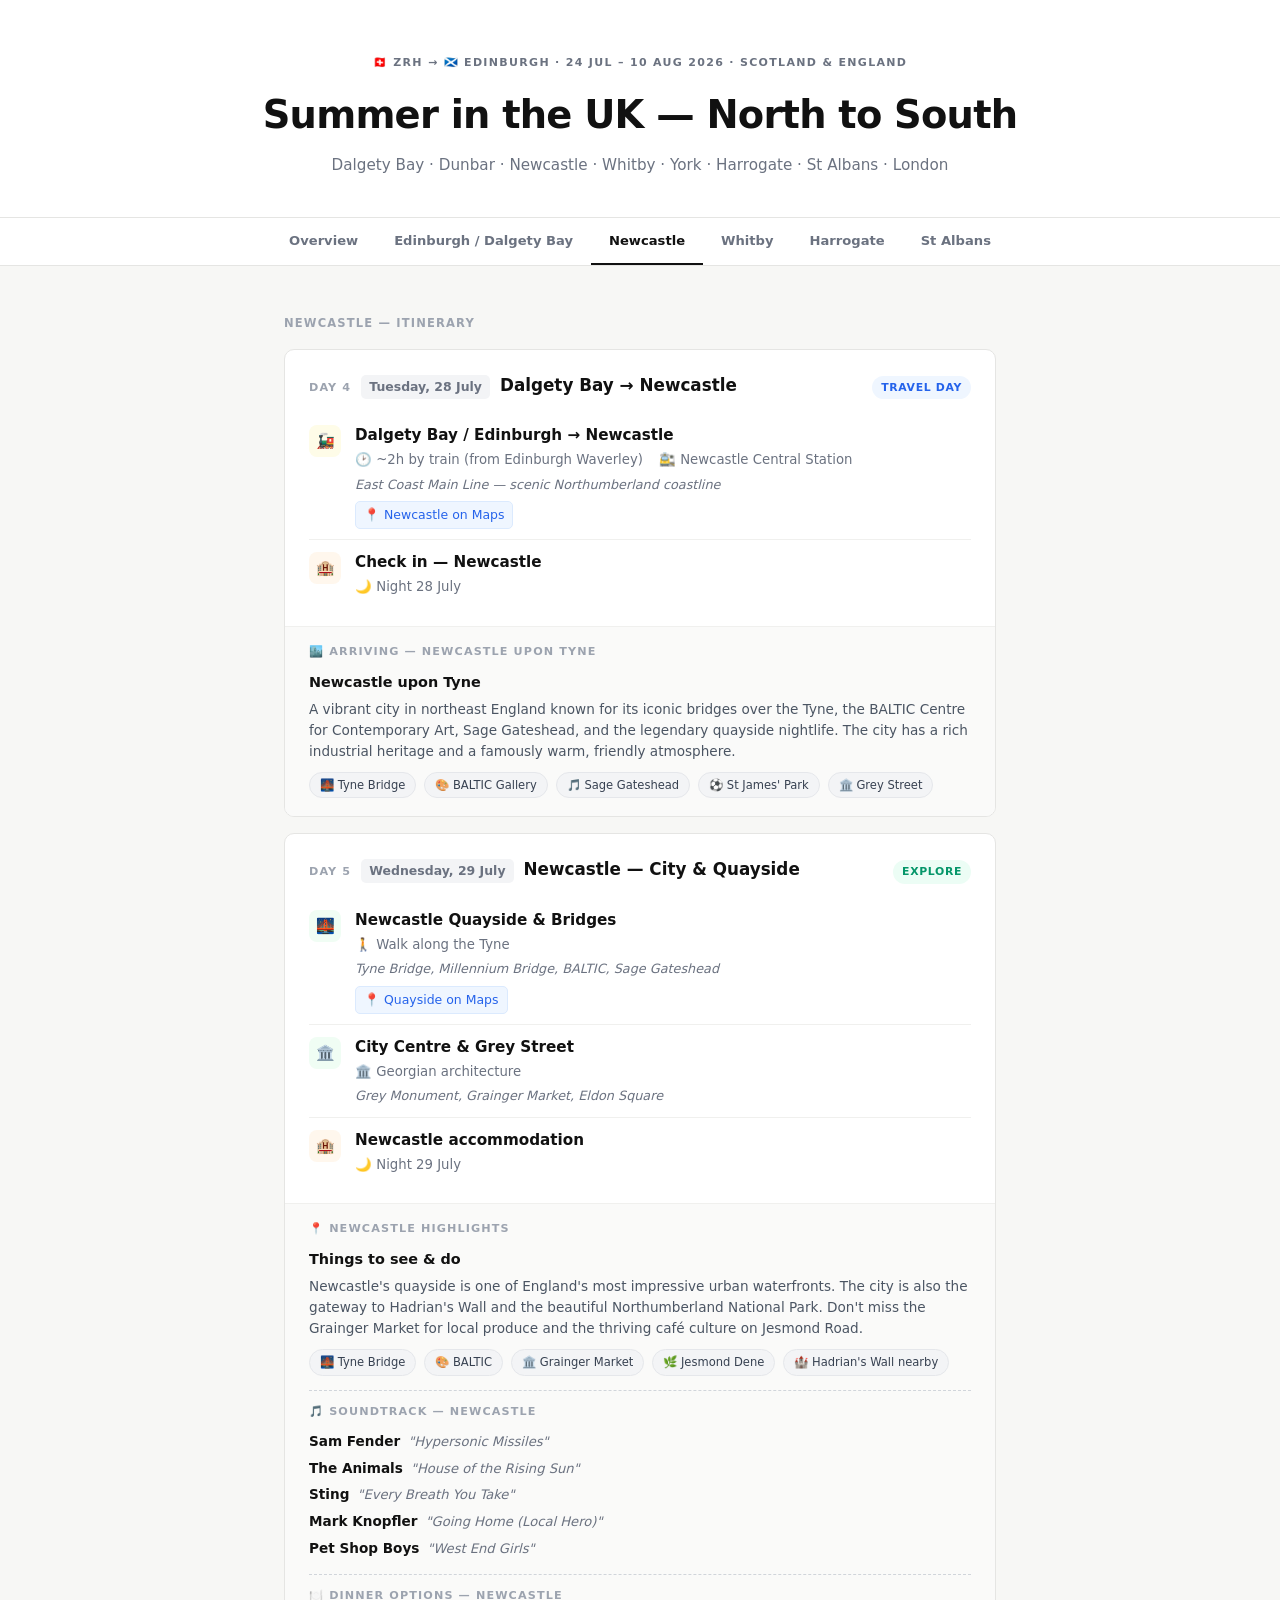
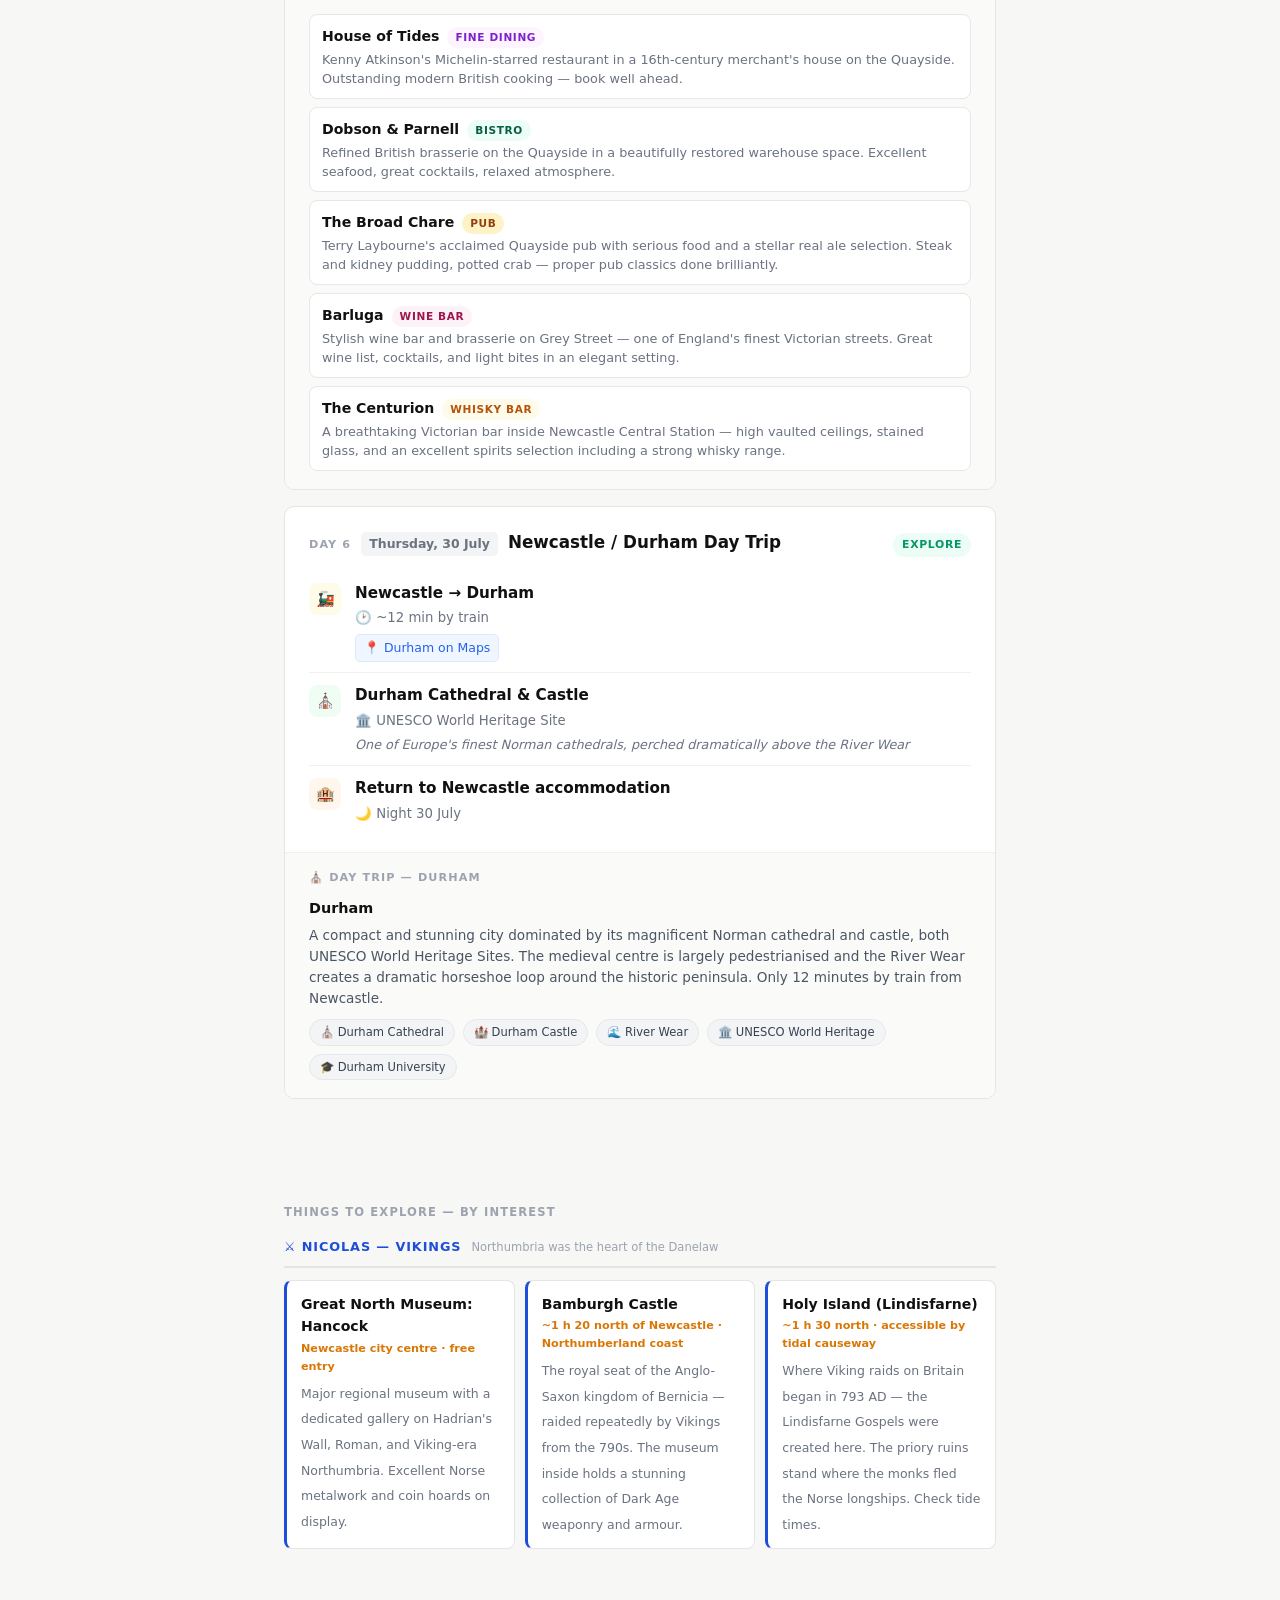
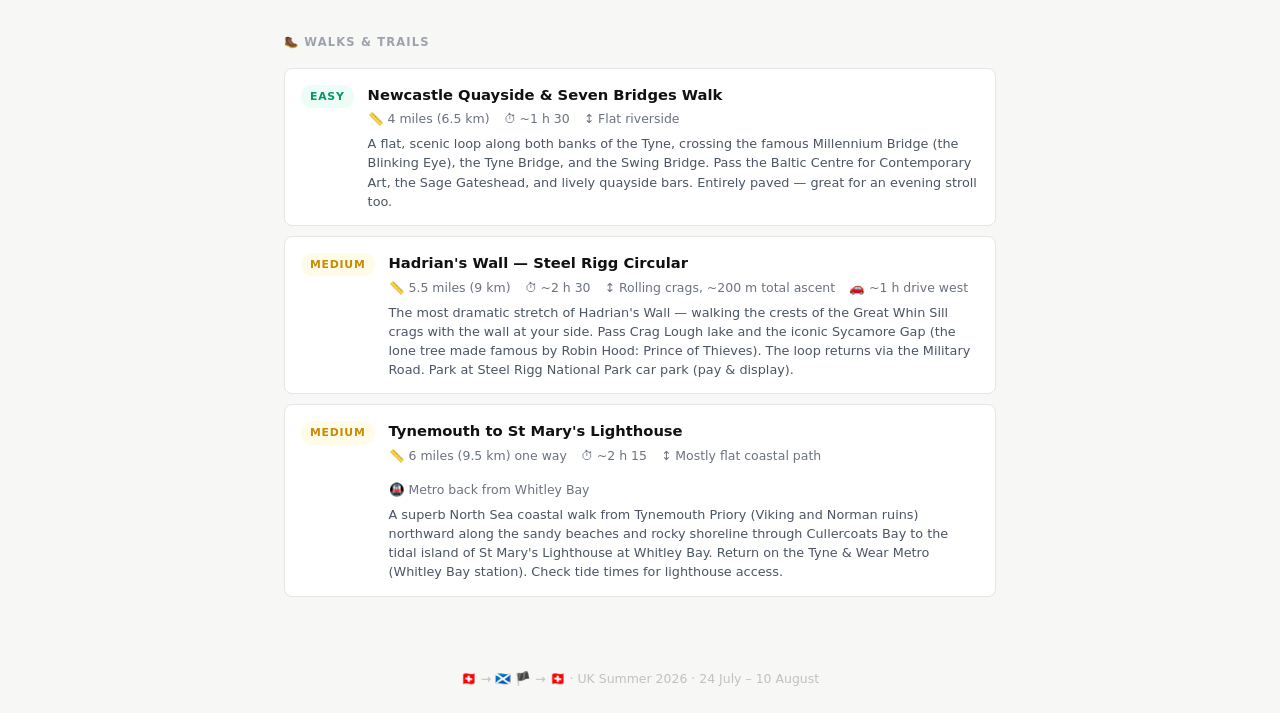
<file: newcastle.html>
<!DOCTYPE html>
<html lang="en">
<head>
  <meta charset="UTF-8" />
  <meta name="viewport" content="width=device-width, initial-scale=1.0" />
  <title>Newcastle — UK Summer 2026</title>
  <link rel="stylesheet" href="styles.css">
</head>
<body>

<header>
  <div class="tag">🇨🇭 ZRH → 🏴󠁧󠁢󠁳󠁣󠁴󠁿 Edinburgh · 24 Jul – 10 Aug 2026 · Scotland &amp; England</div>
  <h1>Summer in the UK — North to South</h1>
  <p>Dalgety Bay · Dunbar · Newcastle · Whitby · York · Harrogate · St Albans · London</p>
</header>

<nav class="nav-tabs">
  <a href="index.html" class="nav-tab">Overview</a>
  <a href="dalgety-bay.html" class="nav-tab">Edinburgh / Dalgety Bay</a>
  <a href="newcastle.html" class="nav-tab active">Newcastle</a>
  <a href="whitby.html" class="nav-tab">Whitby</a>
  <a href="harrogate.html" class="nav-tab">Harrogate</a>
  <a href="st-albans.html" class="nav-tab">St Albans</a>
</nav>

<main>
  <div class="section-label">Newcastle — Itinerary</div>

  <!-- ── Day 4: Tuesday 28 July ── -->
  <div class="day-card">
    <div class="day-card-top">
      <div class="day-header">
        <span class="day-label">Day 4</span>
        <span class="day-date">Tuesday, 28 July</span>
        <span class="day-title">Dalgety Bay → Newcastle</span>
        <span class="badge badge-transit">Travel day</span>
      </div>

      <div class="segment">
        <div class="seg-icon train">🚂</div>
        <div class="seg-body">
          <div class="seg-route">Dalgety Bay / Edinburgh → Newcastle</div>
          <div class="seg-meta">
            <span>🕑 ~2h by train (from Edinburgh Waverley)</span>
            <span>🚉 Newcastle Central Station</span>
          </div>
          <div class="seg-note">East Coast Main Line — scenic Northumberland coastline</div>
          <a class="maps-link" href="https://maps.google.com/?q=Newcastle+upon+Tyne,+England" target="_blank">📍 Newcastle on Maps</a>
        </div>
      </div>

      <div class="segment">
        <div class="seg-icon hotel">🏨</div>
        <div class="seg-body">
          <div class="seg-route">Check in — Newcastle</div>
          <div class="seg-meta"><span>🌙 Night 28 July</span></div>
        </div>
      </div>
    </div>

    <div class="village-panel">
      <div class="village-panel-header">🏙️ Arriving — Newcastle upon Tyne</div>
      <div class="village-name">Newcastle upon Tyne</div>
      <div class="village-desc">A vibrant city in northeast England known for its iconic bridges over the Tyne, the BALTIC Centre for Contemporary Art, Sage Gateshead, and the legendary quayside nightlife. The city has a rich industrial heritage and a famously warm, friendly atmosphere.</div>
      <div class="village-highlights">
        <span class="highlight-chip">🌉 Tyne Bridge</span>
        <span class="highlight-chip">🎨 BALTIC Gallery</span>
        <span class="highlight-chip">🎵 Sage Gateshead</span>
        <span class="highlight-chip">⚽ St James' Park</span>
        <span class="highlight-chip">🏛️ Grey Street</span>
      </div>
    </div>
  </div>

  <!-- ── Day 5: Wednesday 29 July ── -->
  <div class="day-card">
    <div class="day-card-top">
      <div class="day-header">
        <span class="day-label">Day 5</span>
        <span class="day-date">Wednesday, 29 July</span>
        <span class="day-title">Newcastle — City &amp; Quayside</span>
        <span class="badge badge-explore">Explore</span>
      </div>

      <div class="segment">
        <div class="seg-icon explore">🌉</div>
        <div class="seg-body">
          <div class="seg-route">Newcastle Quayside &amp; Bridges</div>
          <div class="seg-meta">
            <span>🚶 Walk along the Tyne</span>
          </div>
          <div class="seg-note">Tyne Bridge, Millennium Bridge, BALTIC, Sage Gateshead</div>
          <a class="maps-link" href="https://maps.google.com/?q=Newcastle+Quayside,+England" target="_blank">📍 Quayside on Maps</a>
        </div>
      </div>

      <div class="segment">
        <div class="seg-icon explore">🏛️</div>
        <div class="seg-body">
          <div class="seg-route">City Centre &amp; Grey Street</div>
          <div class="seg-meta">
            <span>🏛️ Georgian architecture</span>
          </div>
          <div class="seg-note">Grey Monument, Grainger Market, Eldon Square</div>
        </div>
      </div>

      <div class="segment">
        <div class="seg-icon hotel">🏨</div>
        <div class="seg-body">
          <div class="seg-route">Newcastle accommodation</div>
          <div class="seg-meta"><span>🌙 Night 29 July</span></div>
        </div>
      </div>
    </div>

    <div class="village-panel">
      <div class="village-panel-header">📍 Newcastle highlights</div>
      <div class="village-name">Things to see &amp; do</div>
      <div class="village-desc">Newcastle's quayside is one of England's most impressive urban waterfronts. The city is also the gateway to Hadrian's Wall and the beautiful Northumberland National Park. Don't miss the Grainger Market for local produce and the thriving café culture on Jesmond Road.</div>
      <div class="village-highlights">
        <span class="highlight-chip">🌉 Tyne Bridge</span>
        <span class="highlight-chip">🎨 BALTIC</span>
        <span class="highlight-chip">🏛️ Grainger Market</span>
        <span class="highlight-chip">🌿 Jesmond Dene</span>
        <span class="highlight-chip">🏰 Hadrian's Wall nearby</span>
      </div>
      <div class="music-section">
        <div class="music-header">🎵 Soundtrack — Newcastle</div>
        <div class="music-list">
          <div class="music-item"><span class="music-artist">Sam Fender</span><span class="music-track">"Hypersonic Missiles"</span></div>
          <div class="music-item"><span class="music-artist">The Animals</span><span class="music-track">"House of the Rising Sun"</span></div>
          <div class="music-item"><span class="music-artist">Sting</span><span class="music-track">"Every Breath You Take"</span></div>
          <div class="music-item"><span class="music-artist">Mark Knopfler</span><span class="music-track">"Going Home (Local Hero)"</span></div>
          <div class="music-item"><span class="music-artist">Pet Shop Boys</span><span class="music-track">"West End Girls"</span></div>
        </div>
      </div>
      <div class="dining-section">
        <div class="dining-header">🍽️ Dinner options — Newcastle</div>
        <div class="dining-options">
          <div class="dining-option">
            <div class="dining-option-top">
              <span class="dining-name">House of Tides</span>
              <span class="dining-type fine">Fine dining</span>
            </div>
            <div class="dining-desc">Kenny Atkinson's Michelin-starred restaurant in a 16th-century merchant's house on the Quayside. Outstanding modern British cooking — book well ahead.</div>
          </div>
          <div class="dining-option">
            <div class="dining-option-top">
              <span class="dining-name">Dobson &amp; Parnell</span>
              <span class="dining-type bistro">Bistro</span>
            </div>
            <div class="dining-desc">Refined British brasserie on the Quayside in a beautifully restored warehouse space. Excellent seafood, great cocktails, relaxed atmosphere.</div>
          </div>
          <div class="dining-option">
            <div class="dining-option-top">
              <span class="dining-name">The Broad Chare</span>
              <span class="dining-type pub">Pub</span>
            </div>
            <div class="dining-desc">Terry Laybourne's acclaimed Quayside pub with serious food and a stellar real ale selection. Steak and kidney pudding, potted crab — proper pub classics done brilliantly.</div>
          </div>
          <div class="dining-option">
            <div class="dining-option-top">
              <span class="dining-name">Barluga</span>
              <span class="dining-type wine">Wine bar</span>
            </div>
            <div class="dining-desc">Stylish wine bar and brasserie on Grey Street — one of England's finest Victorian streets. Great wine list, cocktails, and light bites in an elegant setting.</div>
          </div>
          <div class="dining-option">
            <div class="dining-option-top">
              <span class="dining-name">The Centurion</span>
              <span class="dining-type whisky">Whisky bar</span>
            </div>
            <div class="dining-desc">A breathtaking Victorian bar inside Newcastle Central Station — high vaulted ceilings, stained glass, and an excellent spirits selection including a strong whisky range.</div>
          </div>
        </div>
      </div>
    </div>
  </div>

  <!-- ── Day 6: Thursday 30 July ── -->
  <div class="day-card">
    <div class="day-card-top">
      <div class="day-header">
        <span class="day-label">Day 6</span>
        <span class="day-date">Thursday, 30 July</span>
        <span class="day-title">Newcastle / Durham Day Trip</span>
        <span class="badge badge-explore">Explore</span>
      </div>

      <div class="segment">
        <div class="seg-icon train">🚂</div>
        <div class="seg-body">
          <div class="seg-route">Newcastle → Durham</div>
          <div class="seg-meta">
            <span>🕑 ~12 min by train</span>
          </div>
          <a class="maps-link" href="https://maps.google.com/?q=Durham+Cathedral,+England" target="_blank">📍 Durham on Maps</a>
        </div>
      </div>

      <div class="segment">
        <div class="seg-icon explore">⛪</div>
        <div class="seg-body">
          <div class="seg-route">Durham Cathedral &amp; Castle</div>
          <div class="seg-meta">
            <span>🏛️ UNESCO World Heritage Site</span>
          </div>
          <div class="seg-note">One of Europe's finest Norman cathedrals, perched dramatically above the River Wear</div>
        </div>
      </div>

      <div class="segment">
        <div class="seg-icon hotel">🏨</div>
        <div class="seg-body">
          <div class="seg-route">Return to Newcastle accommodation</div>
          <div class="seg-meta"><span>🌙 Night 30 July</span></div>
        </div>
      </div>
    </div>

    <div class="village-panel">
      <div class="village-panel-header">⛪ Day trip — Durham</div>
      <div class="village-name">Durham</div>
      <div class="village-desc">A compact and stunning city dominated by its magnificent Norman cathedral and castle, both UNESCO World Heritage Sites. The medieval centre is largely pedestrianised and the River Wear creates a dramatic horseshoe loop around the historic peninsula. Only 12 minutes by train from Newcastle.</div>
      <div class="village-highlights">
        <span class="highlight-chip">⛪ Durham Cathedral</span>
        <span class="highlight-chip">🏰 Durham Castle</span>
        <span class="highlight-chip">🌊 River Wear</span>
        <span class="highlight-chip">🏛️ UNESCO World Heritage</span>
        <span class="highlight-chip">🎓 Durham University</span>
      </div>
    </div>
  </div>

</main>

<!-- Interests -->
<div class="interests-section">
  <div class="section-label">Things to explore — by interest</div>

  <!-- Nicolas — Vikings -->
  <div class="interest-person">
    <div class="interest-person-header">
      <span class="interest-person-name nicolas">⚔️ Nicolas — Vikings</span>
      <span class="interest-theme">Northumbria was the heart of the Danelaw</span>
    </div>
    <div class="interest-cards">
      <div class="interest-card nicolas">
        <span class="interest-name">Great North Museum: Hancock</span>
        <span class="interest-dist">Newcastle city centre · free entry</span>
        <span class="interest-desc">Major regional museum with a dedicated gallery on Hadrian's Wall, Roman, and Viking-era Northumbria. Excellent Norse metalwork and coin hoards on display.</span>
      </div>
      <div class="interest-card nicolas">
        <span class="interest-name">Bamburgh Castle</span>
        <span class="interest-dist">~1 h 20 north of Newcastle · Northumberland coast</span>
        <span class="interest-desc">The royal seat of the Anglo-Saxon kingdom of Bernicia — raided repeatedly by Vikings from the 790s. The museum inside holds a stunning collection of Dark Age weaponry and armour.</span>
      </div>
      <div class="interest-card nicolas">
        <span class="interest-name">Holy Island (Lindisfarne)</span>
        <span class="interest-dist">~1 h 30 north · accessible by tidal causeway</span>
        <span class="interest-desc">Where Viking raids on Britain began in 793 AD — the Lindisfarne Gospels were created here. The priory ruins stand where the monks fled the Norse longships. Check tide times.</span>
      </div>
    </div>
  </div>
</div>

<!-- Walks -->
<div class="walks-section">
  <div class="section-label">🥾 Walks &amp; Trails</div>
  <div class="walk-cards">

    <div class="walk-card">
      <span class="walk-difficulty easy">Easy</span>
      <div class="walk-body">
        <div class="walk-name">Newcastle Quayside &amp; Seven Bridges Walk</div>
        <div class="walk-meta"><span>📏 4 miles (6.5 km)</span><span>⏱ ~1 h 30</span><span>↕ Flat riverside</span></div>
        <div class="walk-desc">A flat, scenic loop along both banks of the Tyne, crossing the famous Millennium Bridge (the Blinking Eye), the Tyne Bridge, and the Swing Bridge. Pass the Baltic Centre for Contemporary Art, the Sage Gateshead, and lively quayside bars. Entirely paved — great for an evening stroll too.</div>
      </div>
    </div>

    <div class="walk-card">
      <span class="walk-difficulty medium">Medium</span>
      <div class="walk-body">
        <div class="walk-name">Hadrian's Wall — Steel Rigg Circular</div>
        <div class="walk-meta"><span>📏 5.5 miles (9 km)</span><span>⏱ ~2 h 30</span><span>↕ Rolling crags, ~200 m total ascent</span><span>🚗 ~1 h drive west</span></div>
        <div class="walk-desc">The most dramatic stretch of Hadrian's Wall — walking the crests of the Great Whin Sill crags with the wall at your side. Pass Crag Lough lake and the iconic Sycamore Gap (the lone tree made famous by Robin Hood: Prince of Thieves). The loop returns via the Military Road. Park at Steel Rigg National Park car park (pay &amp; display).</div>
      </div>
    </div>

    <div class="walk-card">
      <span class="walk-difficulty medium">Medium</span>
      <div class="walk-body">
        <div class="walk-name">Tynemouth to St Mary's Lighthouse</div>
        <div class="walk-meta"><span>📏 6 miles (9.5 km) one way</span><span>⏱ ~2 h 15</span><span>↕ Mostly flat coastal path</span><span>🚇 Metro back from Whitley Bay</span></div>
        <div class="walk-desc">A superb North Sea coastal walk from Tynemouth Priory (Viking and Norman ruins) northward along the sandy beaches and rocky shoreline through Cullercoats Bay to the tidal island of St Mary's Lighthouse at Whitley Bay. Return on the Tyne &amp; Wear Metro (Whitley Bay station). Check tide times for lighthouse access.</div>
      </div>
    </div>

  </div>
</div>

<footer>
  🇨🇭 → 🏴󠁧󠁢󠁳󠁣󠁴󠁿 🏴󠁧󠁢󠥥󠁮󠁧󠁿 → 🇨🇭 · UK Summer 2026 · 24 July – 10 August
</footer>

</body>
</html>
</file>
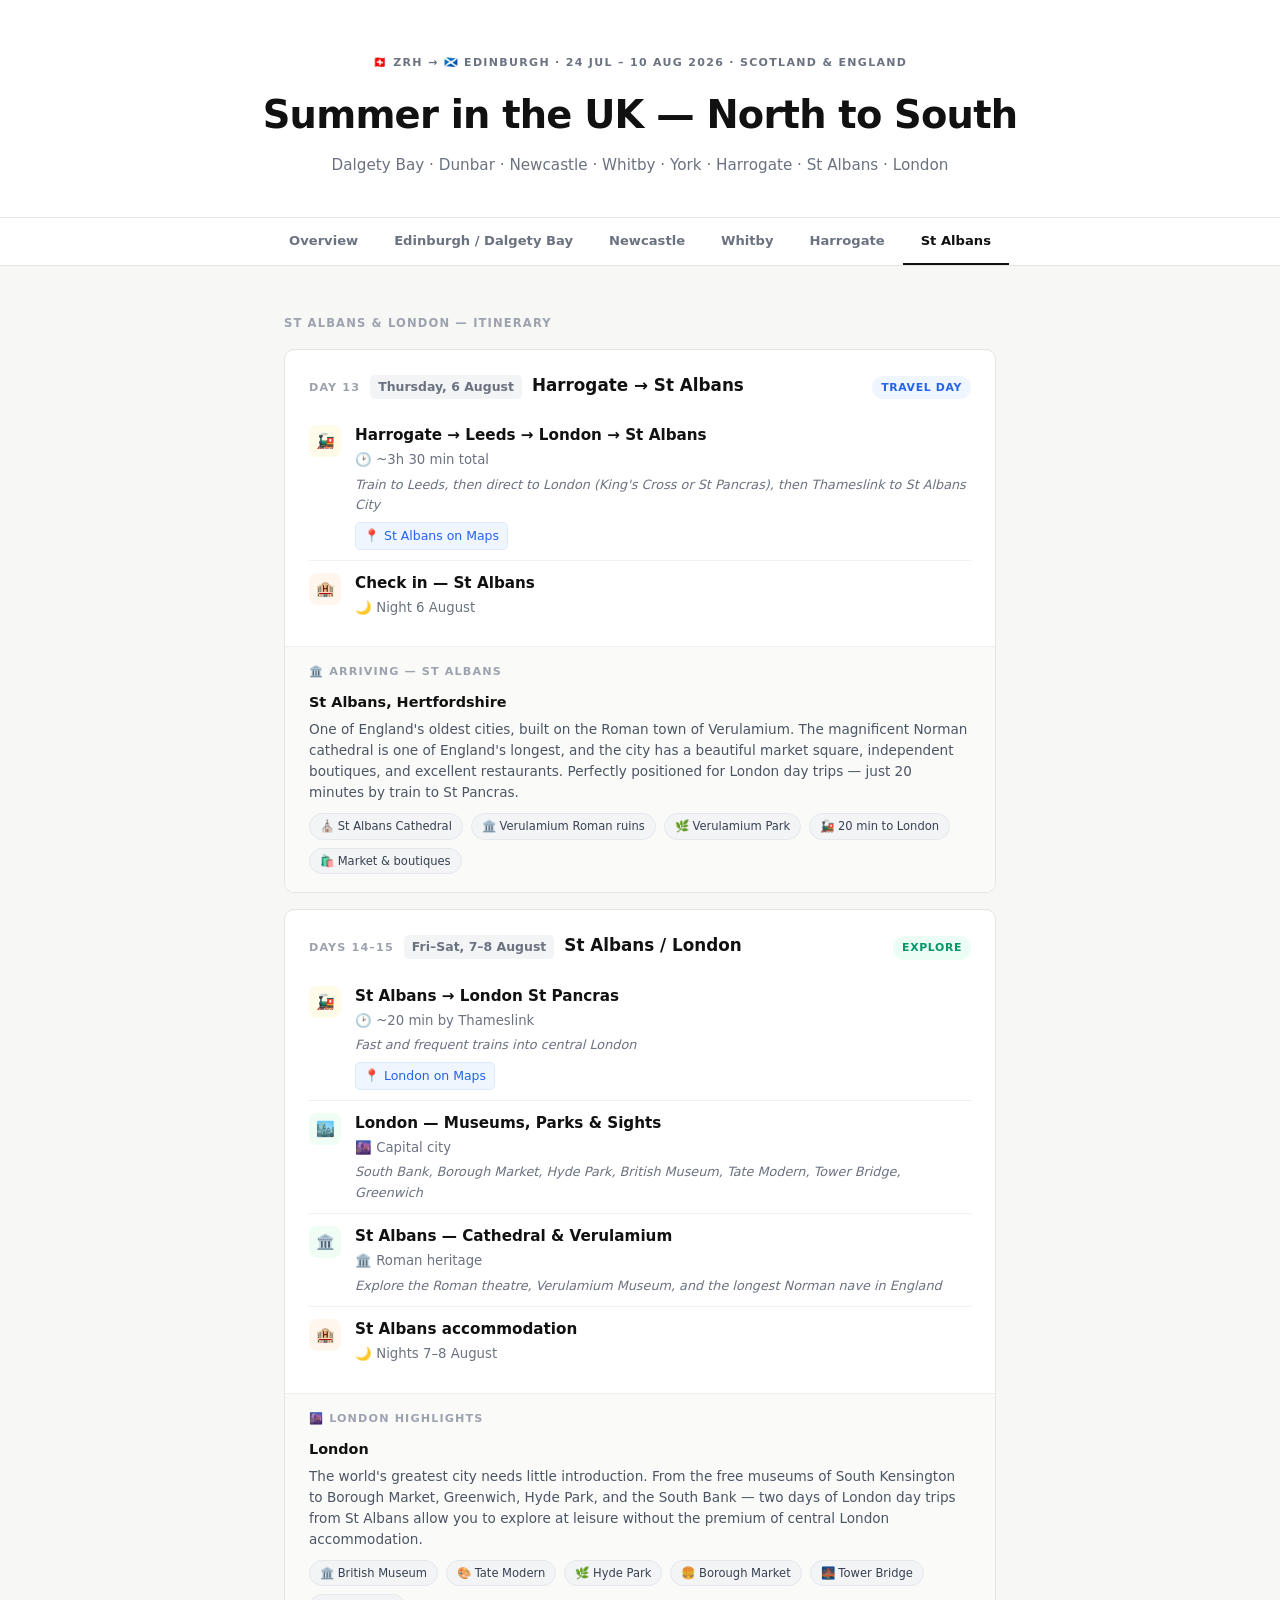
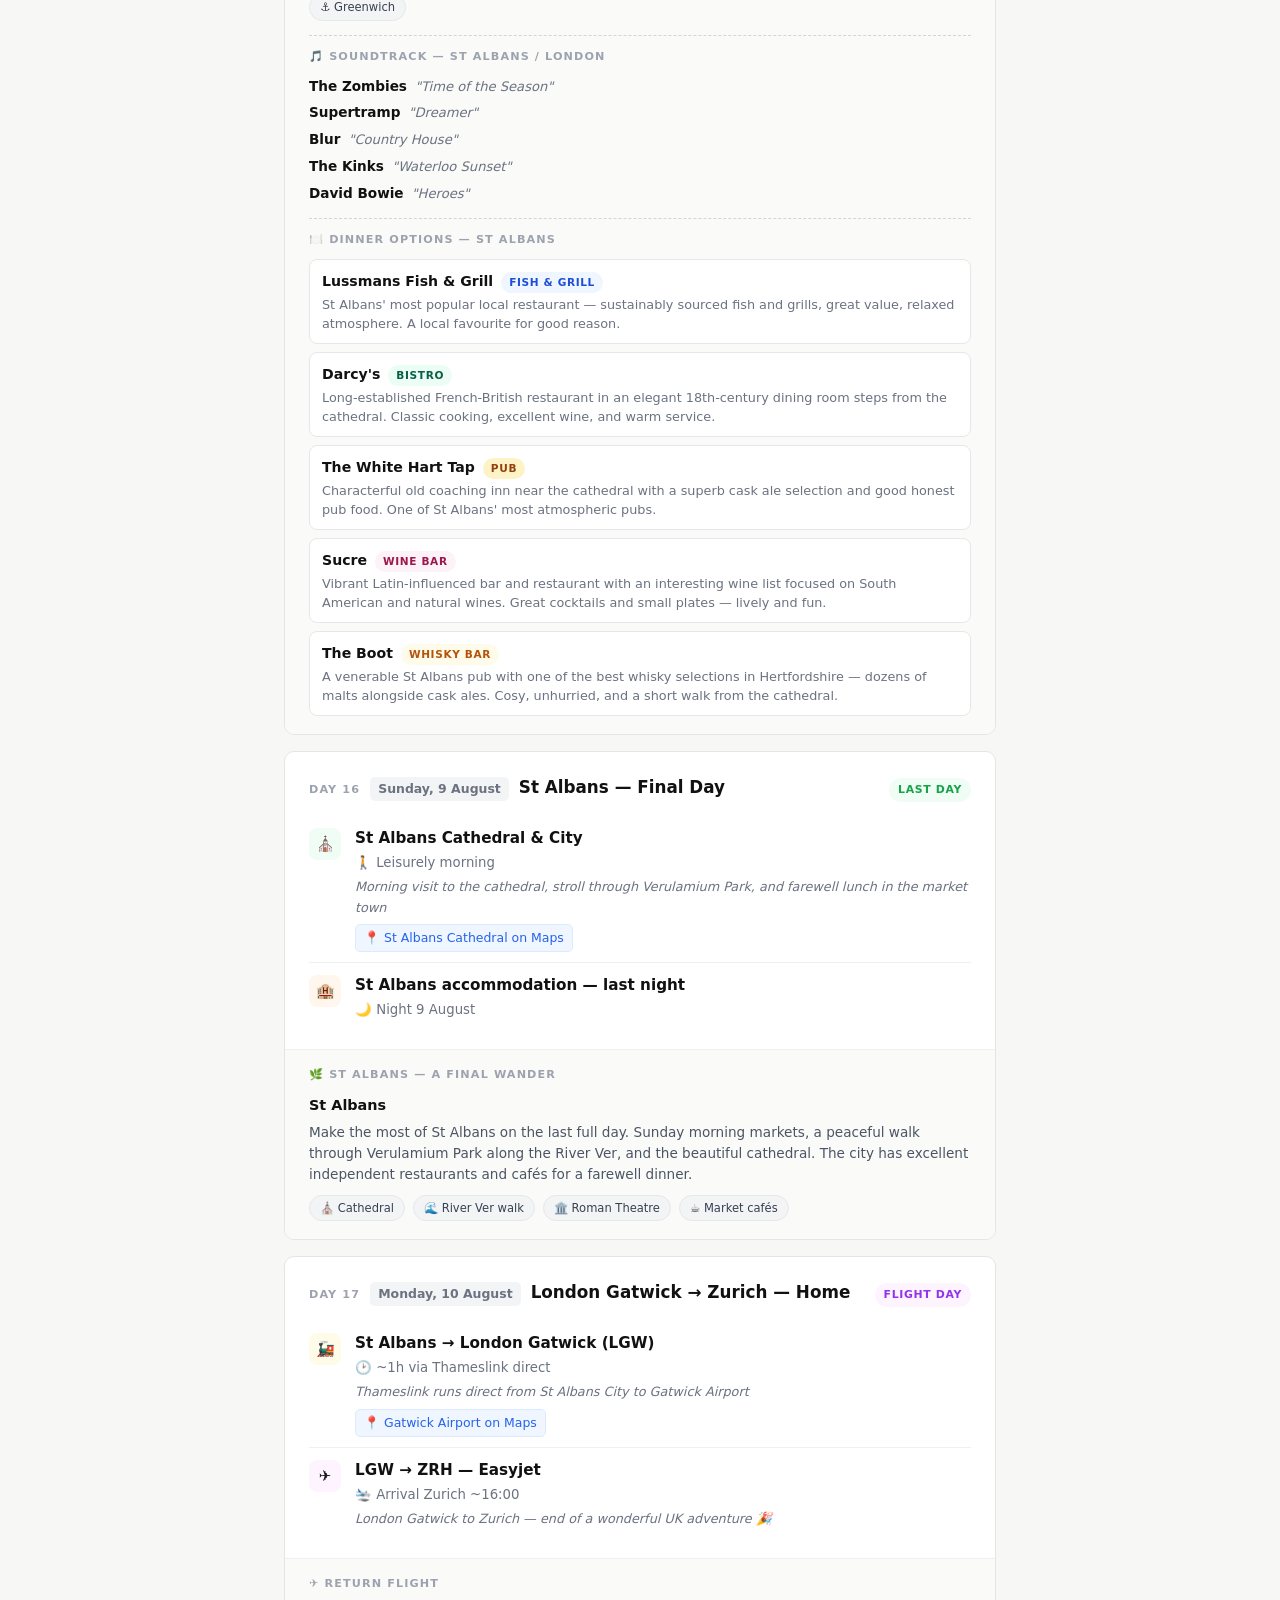
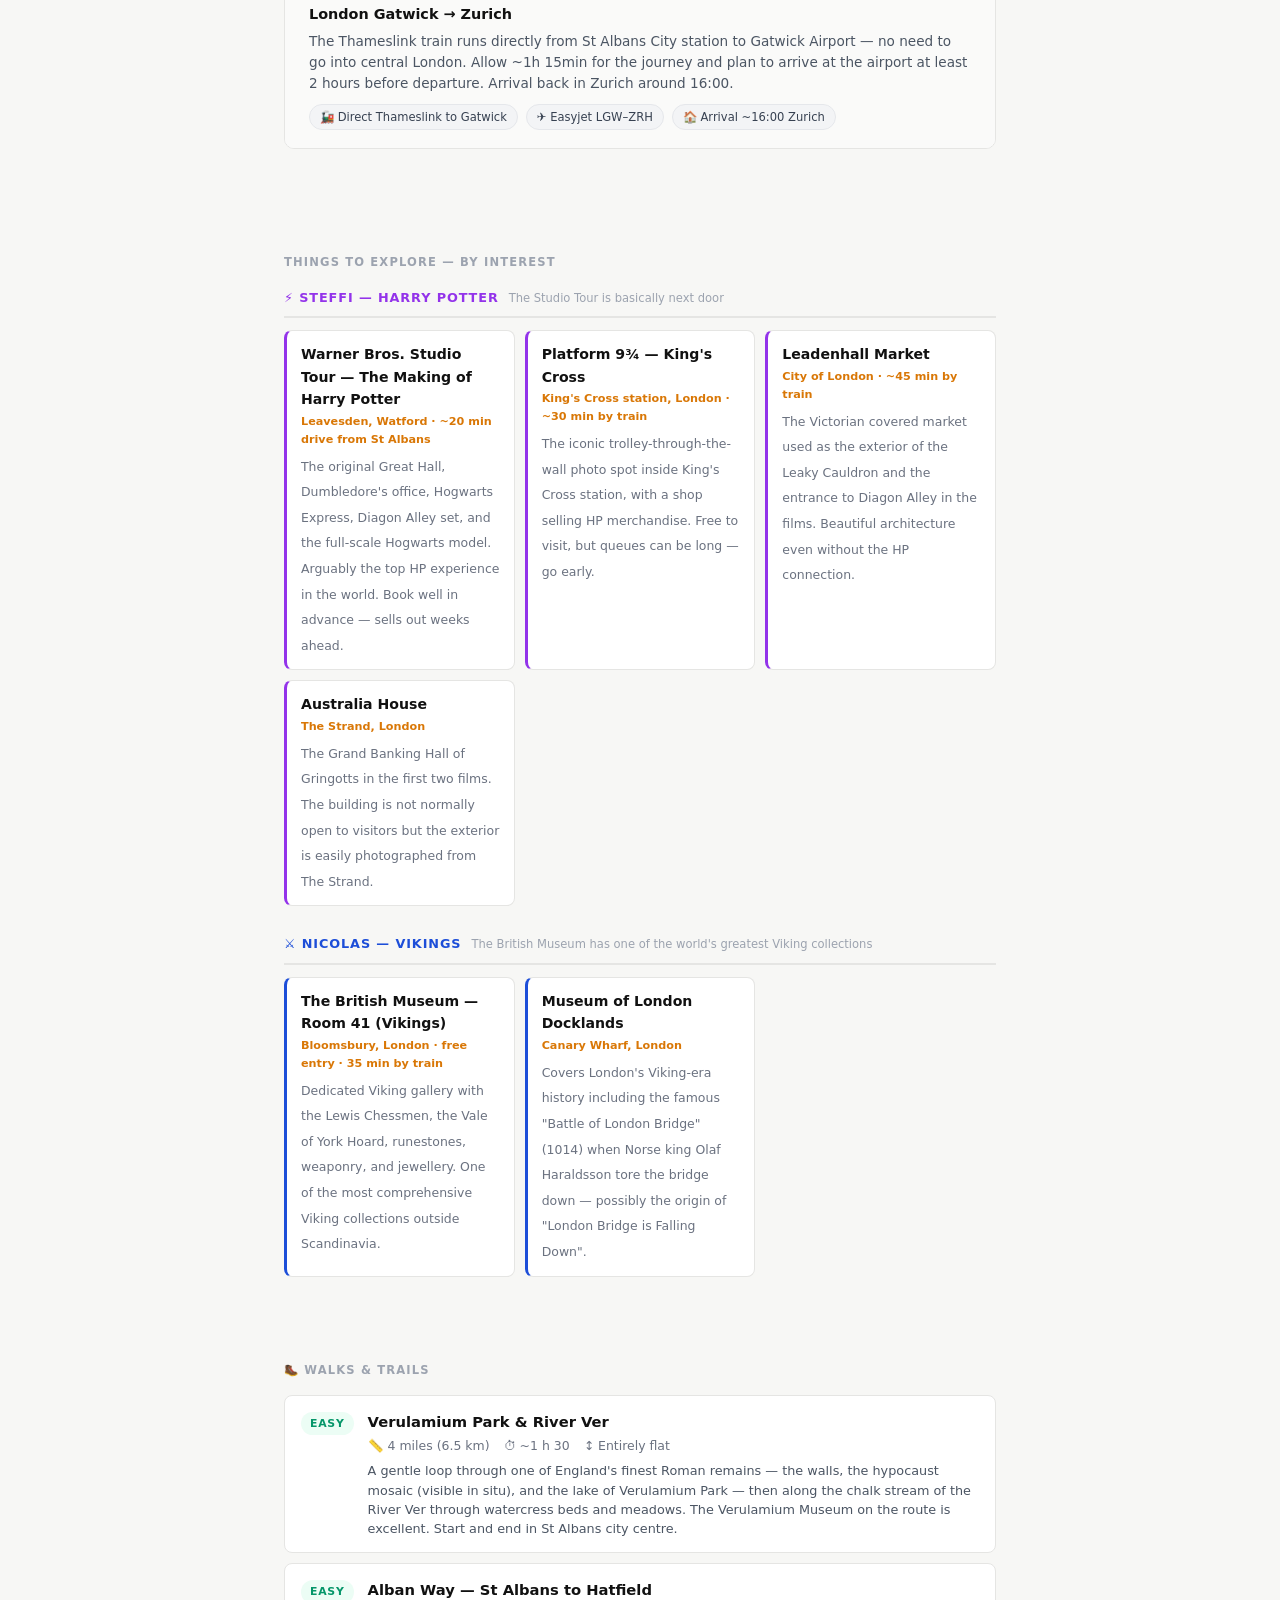
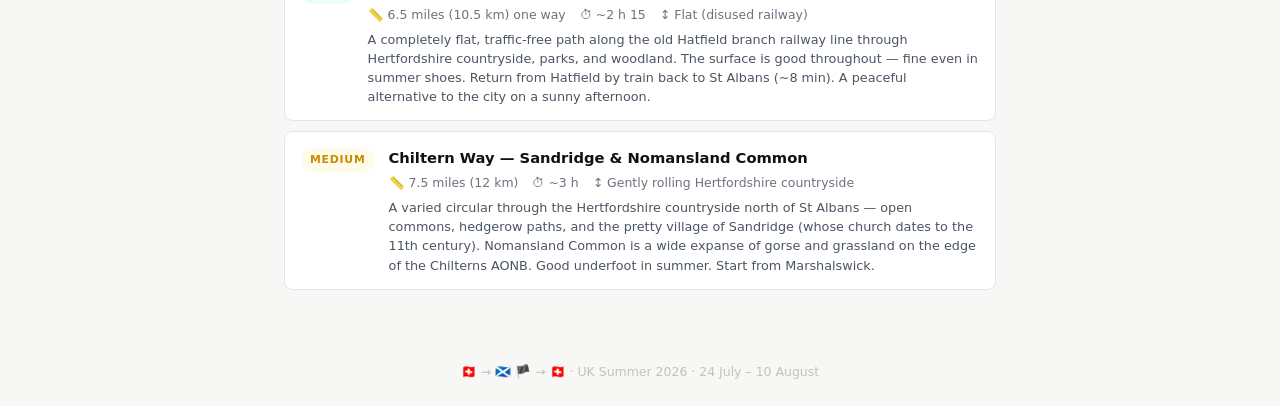
<file: st-albans.html>
<!DOCTYPE html>
<html lang="en">
<head>
  <meta charset="UTF-8" />
  <meta name="viewport" content="width=device-width, initial-scale=1.0" />
  <title>St Albans — UK Summer 2026</title>
  <link rel="stylesheet" href="styles.css">
</head>
<body>

<header>
  <div class="tag">🇨🇭 ZRH → 🏴󠁧󠁢󠁳󠁣󠁴󠁿 Edinburgh · 24 Jul – 10 Aug 2026 · Scotland &amp; England</div>
  <h1>Summer in the UK — North to South</h1>
  <p>Dalgety Bay · Dunbar · Newcastle · Whitby · York · Harrogate · St Albans · London</p>
</header>

<nav class="nav-tabs">
  <a href="index.html" class="nav-tab">Overview</a>
  <a href="dalgety-bay.html" class="nav-tab">Edinburgh / Dalgety Bay</a>
  <a href="newcastle.html" class="nav-tab">Newcastle</a>
  <a href="whitby.html" class="nav-tab">Whitby</a>
  <a href="harrogate.html" class="nav-tab">Harrogate</a>
  <a href="st-albans.html" class="nav-tab active">St Albans</a>
</nav>

<main>
  <div class="section-label">St Albans &amp; London — Itinerary</div>

  <!-- ── Day 13: Thursday 6 August ── -->
  <div class="day-card">
    <div class="day-card-top">
      <div class="day-header">
        <span class="day-label">Day 13</span>
        <span class="day-date">Thursday, 6 August</span>
        <span class="day-title">Harrogate → St Albans</span>
        <span class="badge badge-transit">Travel day</span>
      </div>

      <div class="segment">
        <div class="seg-icon train">🚂</div>
        <div class="seg-body">
          <div class="seg-route">Harrogate → Leeds → London → St Albans</div>
          <div class="seg-meta">
            <span>🕑 ~3h 30 min total</span>
          </div>
          <div class="seg-note">Train to Leeds, then direct to London (King's Cross or St Pancras), then Thameslink to St Albans City</div>
          <a class="maps-link" href="https://maps.google.com/?q=St+Albans,+Hertfordshire,+England" target="_blank">📍 St Albans on Maps</a>
        </div>
      </div>

      <div class="segment">
        <div class="seg-icon hotel">🏨</div>
        <div class="seg-body">
          <div class="seg-route">Check in — St Albans</div>
          <div class="seg-meta"><span>🌙 Night 6 August</span></div>
        </div>
      </div>
    </div>

    <div class="village-panel">
      <div class="village-panel-header">🏛️ Arriving — St Albans</div>
      <div class="village-name">St Albans, Hertfordshire</div>
      <div class="village-desc">One of England's oldest cities, built on the Roman town of Verulamium. The magnificent Norman cathedral is one of England's longest, and the city has a beautiful market square, independent boutiques, and excellent restaurants. Perfectly positioned for London day trips — just 20 minutes by train to St Pancras.</div>
      <div class="village-highlights">
        <span class="highlight-chip">⛪ St Albans Cathedral</span>
        <span class="highlight-chip">🏛️ Verulamium Roman ruins</span>
        <span class="highlight-chip">🌿 Verulamium Park</span>
        <span class="highlight-chip">🚂 20 min to London</span>
        <span class="highlight-chip">🛍️ Market &amp; boutiques</span>
      </div>
    </div>
  </div>

  <!-- ── Days 14–15: Fri 7 – Sat 8 August ── -->
  <div class="day-card">
    <div class="day-card-top">
      <div class="day-header">
        <span class="day-label">Days 14–15</span>
        <span class="day-date">Fri–Sat, 7–8 August</span>
        <span class="day-title">St Albans / London</span>
        <span class="badge badge-explore">Explore</span>
      </div>

      <div class="segment">
        <div class="seg-icon train">🚂</div>
        <div class="seg-body">
          <div class="seg-route">St Albans → London St Pancras</div>
          <div class="seg-meta">
            <span>🕑 ~20 min by Thameslink</span>
          </div>
          <div class="seg-note">Fast and frequent trains into central London</div>
          <a class="maps-link" href="https://maps.google.com/?q=London,+England" target="_blank">📍 London on Maps</a>
        </div>
      </div>

      <div class="segment">
        <div class="seg-icon explore">🏙️</div>
        <div class="seg-body">
          <div class="seg-route">London — Museums, Parks &amp; Sights</div>
          <div class="seg-meta">
            <span>🌆 Capital city</span>
          </div>
          <div class="seg-note">South Bank, Borough Market, Hyde Park, British Museum, Tate Modern, Tower Bridge, Greenwich</div>
        </div>
      </div>

      <div class="segment">
        <div class="seg-icon explore">🏛️</div>
        <div class="seg-body">
          <div class="seg-route">St Albans — Cathedral &amp; Verulamium</div>
          <div class="seg-meta">
            <span>🏛️ Roman heritage</span>
          </div>
          <div class="seg-note">Explore the Roman theatre, Verulamium Museum, and the longest Norman nave in England</div>
        </div>
      </div>

      <div class="segment">
        <div class="seg-icon hotel">🏨</div>
        <div class="seg-body">
          <div class="seg-route">St Albans accommodation</div>
          <div class="seg-meta"><span>🌙 Nights 7–8 August</span></div>
        </div>
      </div>
    </div>

    <div class="village-panel">
      <div class="village-panel-header">🌆 London highlights</div>
      <div class="village-name">London</div>
      <div class="village-desc">The world's greatest city needs little introduction. From the free museums of South Kensington to Borough Market, Greenwich, Hyde Park, and the South Bank — two days of London day trips from St Albans allow you to explore at leisure without the premium of central London accommodation.</div>
      <div class="village-highlights">
        <span class="highlight-chip">🏛️ British Museum</span>
        <span class="highlight-chip">🎨 Tate Modern</span>
        <span class="highlight-chip">🌿 Hyde Park</span>
        <span class="highlight-chip">🍔 Borough Market</span>
        <span class="highlight-chip">🌉 Tower Bridge</span>
        <span class="highlight-chip">⚓ Greenwich</span>
      </div>
      <div class="music-section">
        <div class="music-header">🎵 Soundtrack — St Albans / London</div>
        <div class="music-list">
          <div class="music-item"><span class="music-artist">The Zombies</span><span class="music-track">"Time of the Season"</span></div>
          <div class="music-item"><span class="music-artist">Supertramp</span><span class="music-track">"Dreamer"</span></div>
          <div class="music-item"><span class="music-artist">Blur</span><span class="music-track">"Country House"</span></div>
          <div class="music-item"><span class="music-artist">The Kinks</span><span class="music-track">"Waterloo Sunset"</span></div>
          <div class="music-item"><span class="music-artist">David Bowie</span><span class="music-track">"Heroes"</span></div>
        </div>
      </div>
      <div class="dining-section">
        <div class="dining-header">🍽️ Dinner options — St Albans</div>
        <div class="dining-options">
          <div class="dining-option">
            <div class="dining-option-top">
              <span class="dining-name">Lussmans Fish &amp; Grill</span>
              <span class="dining-type fish">Fish &amp; grill</span>
            </div>
            <div class="dining-desc">St Albans' most popular local restaurant — sustainably sourced fish and grills, great value, relaxed atmosphere. A local favourite for good reason.</div>
          </div>
          <div class="dining-option">
            <div class="dining-option-top">
              <span class="dining-name">Darcy's</span>
              <span class="dining-type bistro">Bistro</span>
            </div>
            <div class="dining-desc">Long-established French-British restaurant in an elegant 18th-century dining room steps from the cathedral. Classic cooking, excellent wine, and warm service.</div>
          </div>
          <div class="dining-option">
            <div class="dining-option-top">
              <span class="dining-name">The White Hart Tap</span>
              <span class="dining-type pub">Pub</span>
            </div>
            <div class="dining-desc">Characterful old coaching inn near the cathedral with a superb cask ale selection and good honest pub food. One of St Albans' most atmospheric pubs.</div>
          </div>
          <div class="dining-option">
            <div class="dining-option-top">
              <span class="dining-name">Sucre</span>
              <span class="dining-type wine">Wine bar</span>
            </div>
            <div class="dining-desc">Vibrant Latin-influenced bar and restaurant with an interesting wine list focused on South American and natural wines. Great cocktails and small plates — lively and fun.</div>
          </div>
          <div class="dining-option">
            <div class="dining-option-top">
              <span class="dining-name">The Boot</span>
              <span class="dining-type whisky">Whisky bar</span>
            </div>
            <div class="dining-desc">A venerable St Albans pub with one of the best whisky selections in Hertfordshire — dozens of malts alongside cask ales. Cosy, unhurried, and a short walk from the cathedral.</div>
          </div>
        </div>
      </div>
    </div>
  </div>

  <!-- ── Day 16: Sunday 9 August ── -->
  <div class="day-card">
    <div class="day-card-top">
      <div class="day-header">
        <span class="day-label">Day 16</span>
        <span class="day-date">Sunday, 9 August</span>
        <span class="day-title">St Albans — Final Day</span>
        <span class="badge badge-rest">Last day</span>
      </div>

      <div class="segment">
        <div class="seg-icon explore">⛪</div>
        <div class="seg-body">
          <div class="seg-route">St Albans Cathedral &amp; City</div>
          <div class="seg-meta">
            <span>🚶 Leisurely morning</span>
          </div>
          <div class="seg-note">Morning visit to the cathedral, stroll through Verulamium Park, and farewell lunch in the market town</div>
          <a class="maps-link" href="https://maps.google.com/?q=St+Albans+Cathedral,+England" target="_blank">📍 St Albans Cathedral on Maps</a>
        </div>
      </div>

      <div class="segment">
        <div class="seg-icon hotel">🏨</div>
        <div class="seg-body">
          <div class="seg-route">St Albans accommodation — last night</div>
          <div class="seg-meta"><span>🌙 Night 9 August</span></div>
        </div>
      </div>
    </div>

    <div class="village-panel">
      <div class="village-panel-header">🌿 St Albans — a final wander</div>
      <div class="village-name">St Albans</div>
      <div class="village-desc">Make the most of St Albans on the last full day. Sunday morning markets, a peaceful walk through Verulamium Park along the River Ver, and the beautiful cathedral. The city has excellent independent restaurants and cafés for a farewell dinner.</div>
      <div class="village-highlights">
        <span class="highlight-chip">⛪ Cathedral</span>
        <span class="highlight-chip">🌊 River Ver walk</span>
        <span class="highlight-chip">🏛️ Roman Theatre</span>
        <span class="highlight-chip">☕ Market cafés</span>
      </div>
    </div>
  </div>

  <!-- ── Day 17: Monday 10 August ── -->
  <div class="day-card">
    <div class="day-card-top">
      <div class="day-header">
        <span class="day-label">Day 17</span>
        <span class="day-date">Monday, 10 August</span>
        <span class="day-title">London Gatwick → Zurich — Home</span>
        <span class="badge badge-fly">Flight day</span>
      </div>

      <div class="segment">
        <div class="seg-icon train">🚂</div>
        <div class="seg-body">
          <div class="seg-route">St Albans → London Gatwick (LGW)</div>
          <div class="seg-meta">
            <span>🕑 ~1h via Thameslink direct</span>
          </div>
          <div class="seg-note">Thameslink runs direct from St Albans City to Gatwick Airport</div>
          <a class="maps-link" href="https://maps.google.com/?q=Gatwick+Airport,+England" target="_blank">📍 Gatwick Airport on Maps</a>
        </div>
      </div>

      <div class="segment">
        <div class="seg-icon fly">✈️</div>
        <div class="seg-body">
          <div class="seg-route">LGW → ZRH — Easyjet</div>
          <div class="seg-meta">
            <span>🛬 Arrival Zurich ~16:00</span>
          </div>
          <div class="seg-note">London Gatwick to Zurich — end of a wonderful UK adventure 🎉</div>
        </div>
      </div>
    </div>

    <div class="village-panel">
      <div class="village-panel-header">✈️ Return flight</div>
      <div class="village-name">London Gatwick → Zurich</div>
      <div class="village-desc">The Thameslink train runs directly from St Albans City station to Gatwick Airport — no need to go into central London. Allow ~1h 15min for the journey and plan to arrive at the airport at least 2 hours before departure. Arrival back in Zurich around 16:00.</div>
      <div class="village-highlights">
        <span class="highlight-chip">🚂 Direct Thameslink to Gatwick</span>
        <span class="highlight-chip">✈️ Easyjet LGW–ZRH</span>
        <span class="highlight-chip">🏠 Arrival ~16:00 Zurich</span>
      </div>
    </div>
  </div>

</main>

<!-- Interests -->
<div class="interests-section">
  <div class="section-label">Things to explore — by interest</div>

  <!-- Steffi — Harry Potter -->
  <div class="interest-person">
    <div class="interest-person-header">
      <span class="interest-person-name steffi">⚡ Steffi — Harry Potter</span>
      <span class="interest-theme">The Studio Tour is basically next door</span>
    </div>
    <div class="interest-cards">
      <div class="interest-card steffi-hp">
        <span class="interest-name">Warner Bros. Studio Tour — The Making of Harry Potter</span>
        <span class="interest-dist">Leavesden, Watford · ~20 min drive from St Albans</span>
        <span class="interest-desc">The original Great Hall, Dumbledore's office, Hogwarts Express, Diagon Alley set, and the full-scale Hogwarts model. Arguably the top HP experience in the world. Book well in advance — sells out weeks ahead.</span>
      </div>
      <div class="interest-card steffi-hp">
        <span class="interest-name">Platform 9¾ — King's Cross</span>
        <span class="interest-dist">King's Cross station, London · ~30 min by train</span>
        <span class="interest-desc">The iconic trolley-through-the-wall photo spot inside King's Cross station, with a shop selling HP merchandise. Free to visit, but queues can be long — go early.</span>
      </div>
      <div class="interest-card steffi-hp">
        <span class="interest-name">Leadenhall Market</span>
        <span class="interest-dist">City of London · ~45 min by train</span>
        <span class="interest-desc">The Victorian covered market used as the exterior of the Leaky Cauldron and the entrance to Diagon Alley in the films. Beautiful architecture even without the HP connection.</span>
      </div>
      <div class="interest-card steffi-hp">
        <span class="interest-name">Australia House</span>
        <span class="interest-dist">The Strand, London</span>
        <span class="interest-desc">The Grand Banking Hall of Gringotts in the first two films. The building is not normally open to visitors but the exterior is easily photographed from The Strand.</span>
      </div>
    </div>
  </div>

  <!-- Nicolas — Vikings -->
  <div class="interest-person">
    <div class="interest-person-header">
      <span class="interest-person-name nicolas">⚔️ Nicolas — Vikings</span>
      <span class="interest-theme">The British Museum has one of the world's greatest Viking collections</span>
    </div>
    <div class="interest-cards">
      <div class="interest-card nicolas">
        <span class="interest-name">The British Museum — Room 41 (Vikings)</span>
        <span class="interest-dist">Bloomsbury, London · free entry · 35 min by train</span>
        <span class="interest-desc">Dedicated Viking gallery with the Lewis Chessmen, the Vale of York Hoard, runestones, weaponry, and jewellery. One of the most comprehensive Viking collections outside Scandinavia.</span>
      </div>
      <div class="interest-card nicolas">
        <span class="interest-name">Museum of London Docklands</span>
        <span class="interest-dist">Canary Wharf, London</span>
        <span class="interest-desc">Covers London's Viking-era history including the famous "Battle of London Bridge" (1014) when Norse king Olaf Haraldsson tore the bridge down — possibly the origin of "London Bridge is Falling Down".</span>
      </div>
    </div>
  </div>
</div>

<!-- Walks -->
<div class="walks-section">
  <div class="section-label">🥾 Walks &amp; Trails</div>
  <div class="walk-cards">

    <div class="walk-card">
      <span class="walk-difficulty easy">Easy</span>
      <div class="walk-body">
        <div class="walk-name">Verulamium Park &amp; River Ver</div>
        <div class="walk-meta"><span>📏 4 miles (6.5 km)</span><span>⏱ ~1 h 30</span><span>↕ Entirely flat</span></div>
        <div class="walk-desc">A gentle loop through one of England's finest Roman remains — the walls, the hypocaust mosaic (visible in situ), and the lake of Verulamium Park — then along the chalk stream of the River Ver through watercress beds and meadows. The Verulamium Museum on the route is excellent. Start and end in St Albans city centre.</div>
      </div>
    </div>

    <div class="walk-card">
      <span class="walk-difficulty easy">Easy</span>
      <div class="walk-body">
        <div class="walk-name">Alban Way — St Albans to Hatfield</div>
        <div class="walk-meta"><span>📏 6.5 miles (10.5 km) one way</span><span>⏱ ~2 h 15</span><span>↕ Flat (disused railway)</span></div>
        <div class="walk-desc">A completely flat, traffic-free path along the old Hatfield branch railway line through Hertfordshire countryside, parks, and woodland. The surface is good throughout — fine even in summer shoes. Return from Hatfield by train back to St Albans (~8 min). A peaceful alternative to the city on a sunny afternoon.</div>
      </div>
    </div>

    <div class="walk-card">
      <span class="walk-difficulty medium">Medium</span>
      <div class="walk-body">
        <div class="walk-name">Chiltern Way — Sandridge &amp; Nomansland Common</div>
        <div class="walk-meta"><span>📏 7.5 miles (12 km)</span><span>⏱ ~3 h</span><span>↕ Gently rolling Hertfordshire countryside</span></div>
        <div class="walk-desc">A varied circular through the Hertfordshire countryside north of St Albans — open commons, hedgerow paths, and the pretty village of Sandridge (whose church dates to the 11th century). Nomansland Common is a wide expanse of gorse and grassland on the edge of the Chilterns AONB. Good underfoot in summer. Start from Marshalswick.</div>
      </div>
    </div>

  </div>
</div>

<footer>
  🇨🇭 → 🏴󠁧󠁢󠁳󠁣󠁴󠁿 🏴󠁧󠁢󠥥󠁮󠁧󠁿 → 🇨🇭 · UK Summer 2026 · 24 July – 10 August
</footer>

</body>
</html>
</file>
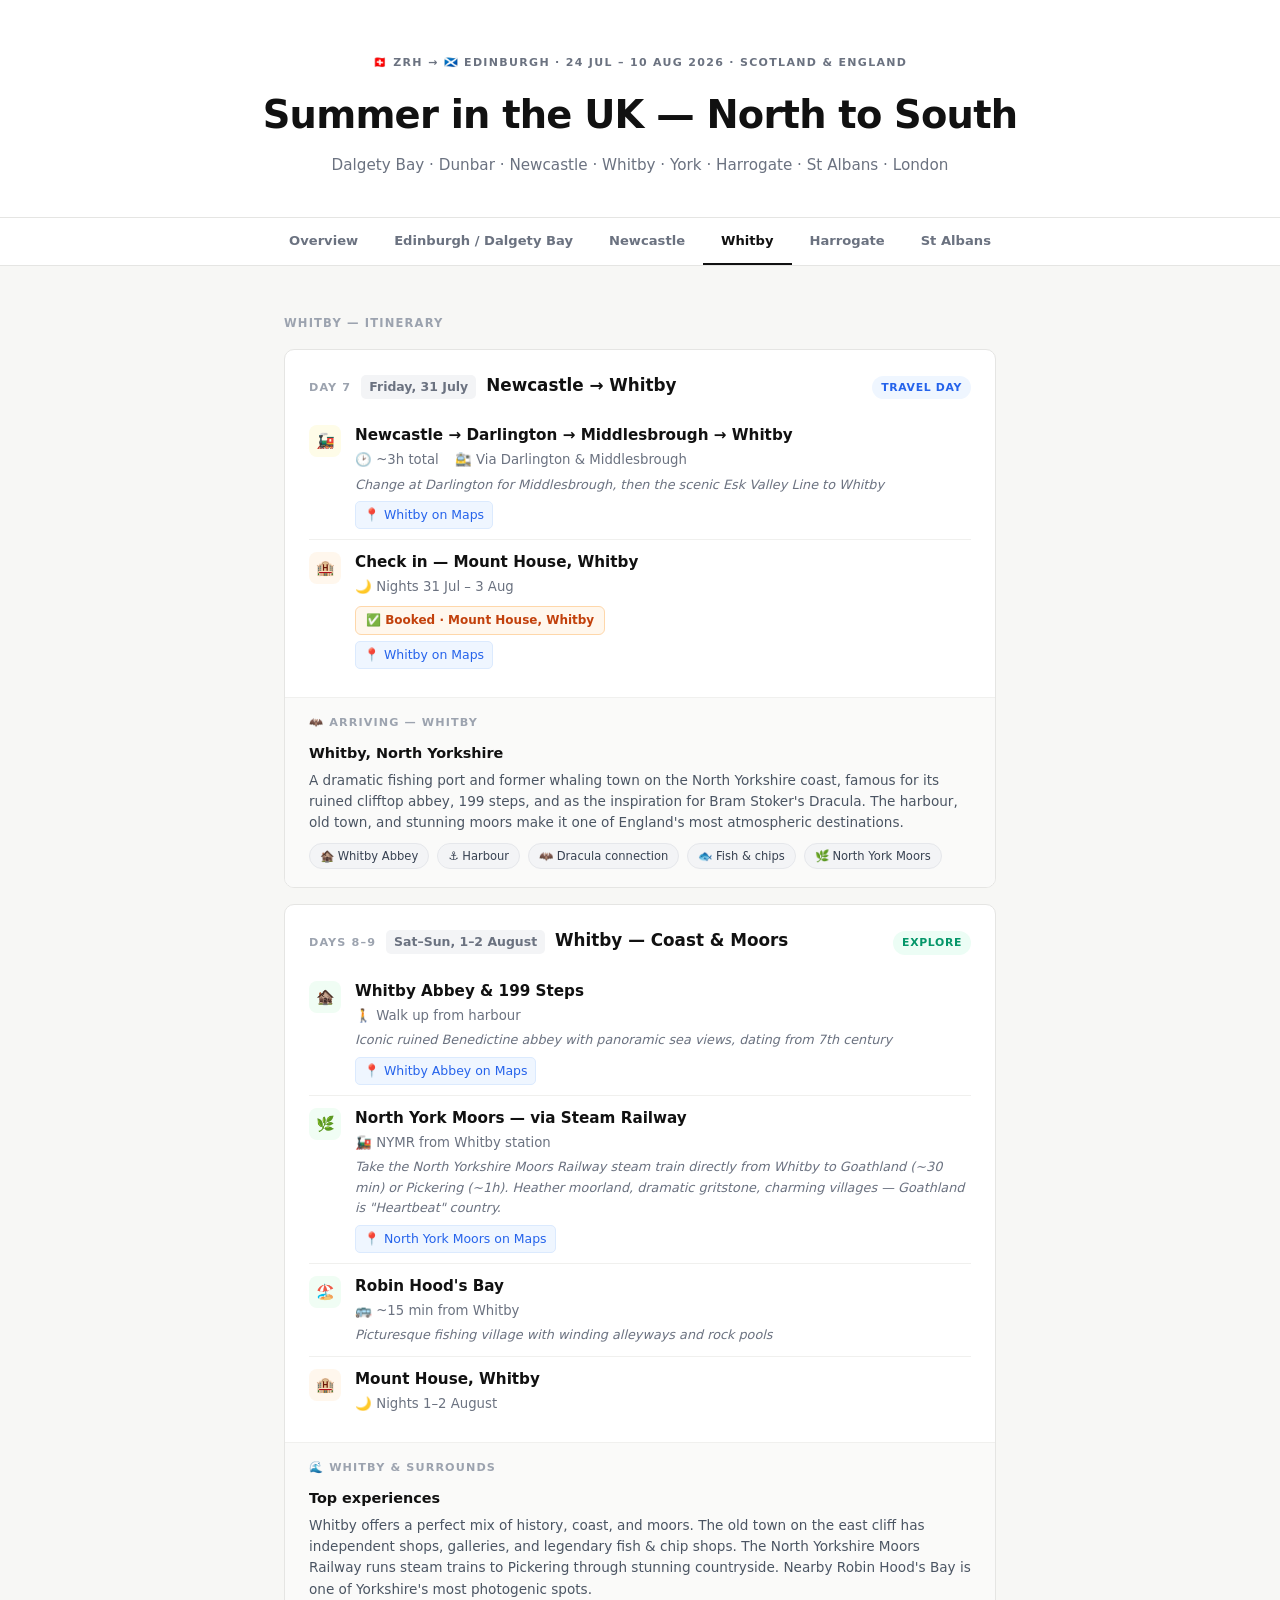
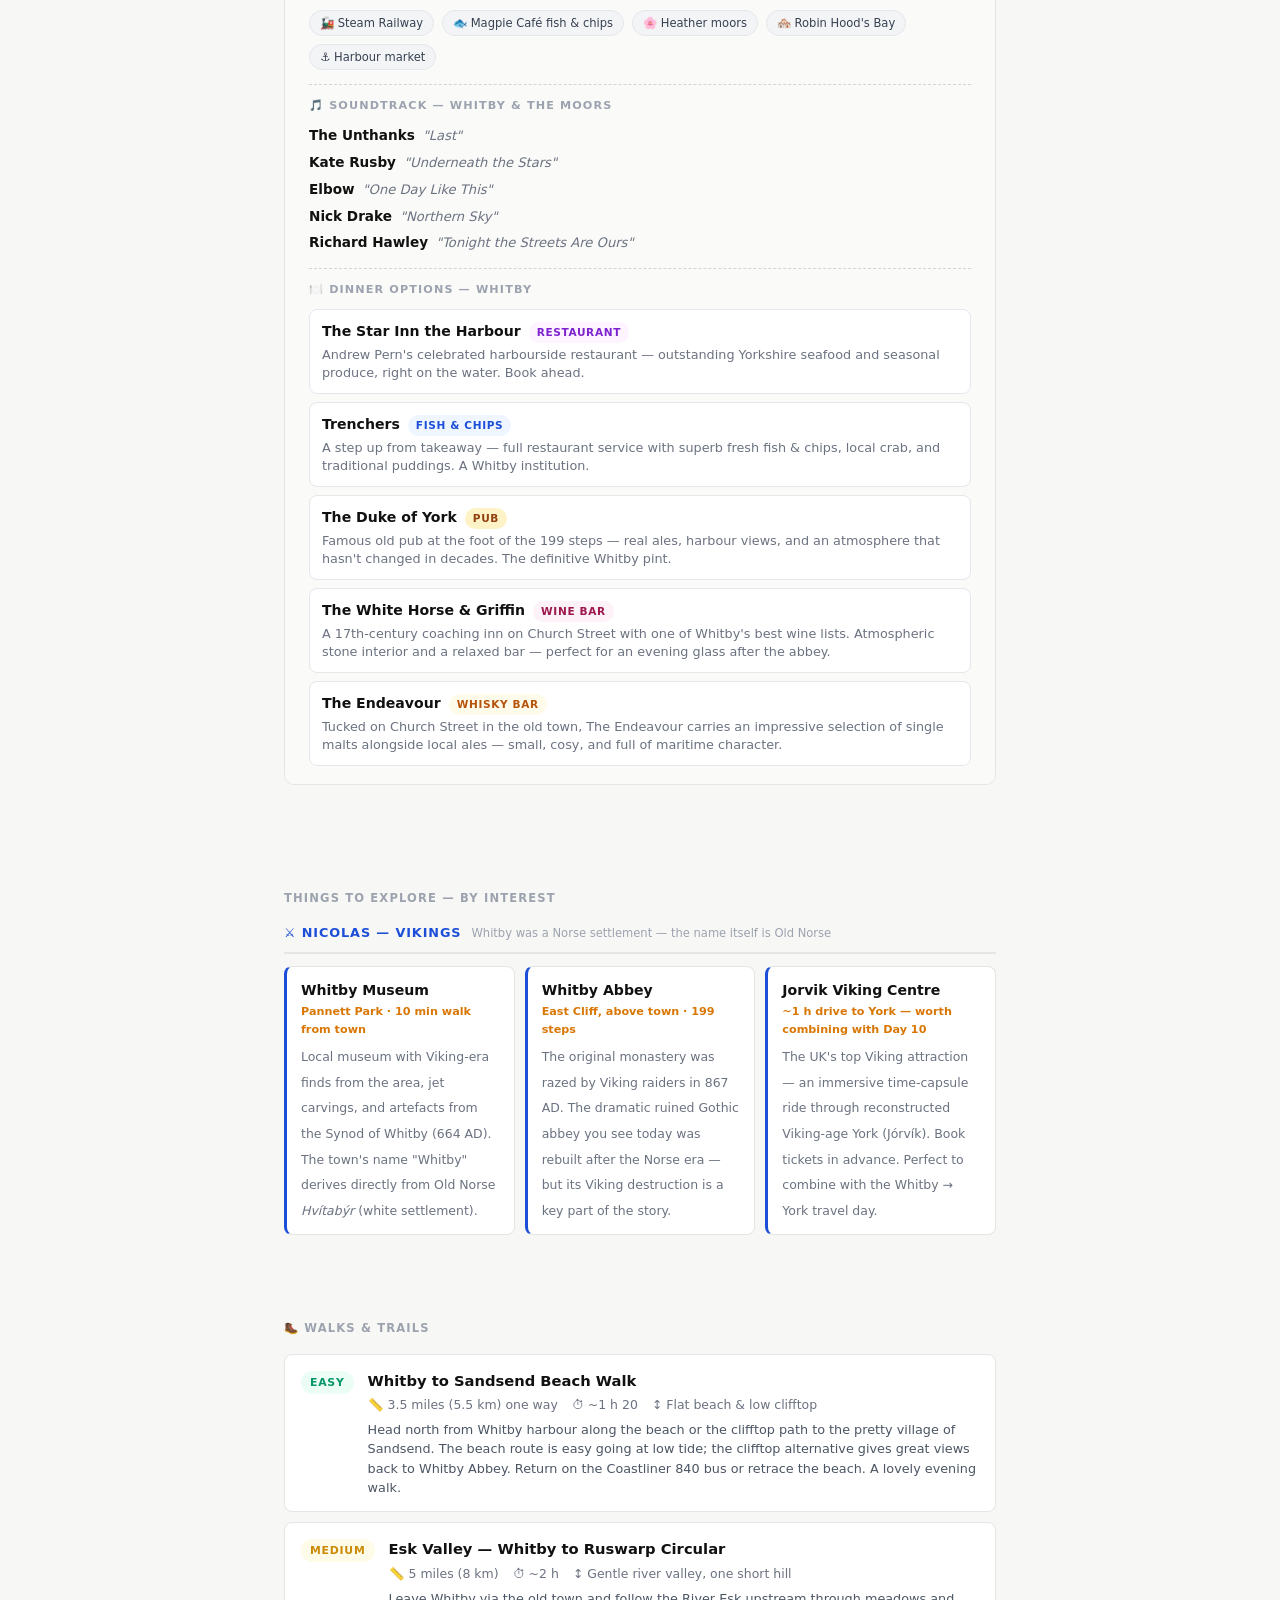
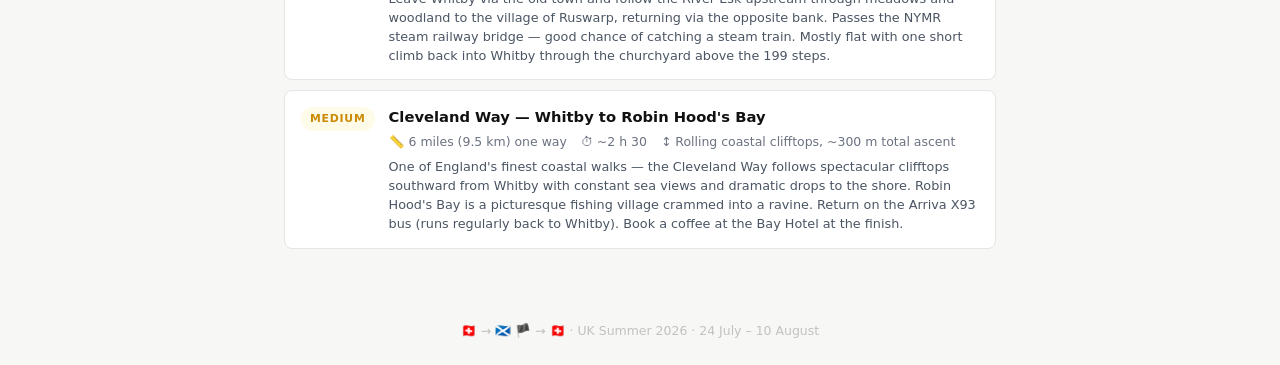
<file: whitby.html>
<!DOCTYPE html>
<html lang="en">
<head>
  <meta charset="UTF-8" />
  <meta name="viewport" content="width=device-width, initial-scale=1.0" />
  <title>Whitby — UK Summer 2026</title>
  <link rel="stylesheet" href="styles.css">
</head>
<body>

<header>
  <div class="tag">🇨🇭 ZRH → 🏴󠁧󠁢󠁳󠁣󠁴󠁿 Edinburgh · 24 Jul – 10 Aug 2026 · Scotland &amp; England</div>
  <h1>Summer in the UK — North to South</h1>
  <p>Dalgety Bay · Dunbar · Newcastle · Whitby · York · Harrogate · St Albans · London</p>
</header>

<nav class="nav-tabs">
  <a href="index.html" class="nav-tab">Overview</a>
  <a href="dalgety-bay.html" class="nav-tab">Edinburgh / Dalgety Bay</a>
  <a href="newcastle.html" class="nav-tab">Newcastle</a>
  <a href="whitby.html" class="nav-tab active">Whitby</a>
  <a href="harrogate.html" class="nav-tab">Harrogate</a>
  <a href="st-albans.html" class="nav-tab">St Albans</a>
</nav>

<main>
  <div class="section-label">Whitby — Itinerary</div>

  <!-- ── Day 7: Friday 31 July ── -->
  <div class="day-card">
    <div class="day-card-top">
      <div class="day-header">
        <span class="day-label">Day 7</span>
        <span class="day-date">Friday, 31 July</span>
        <span class="day-title">Newcastle → Whitby</span>
        <span class="badge badge-transit">Travel day</span>
      </div>

      <div class="segment">
        <div class="seg-icon train">🚂</div>
        <div class="seg-body">
          <div class="seg-route">Newcastle → Darlington → Middlesbrough → Whitby</div>
          <div class="seg-meta">
            <span>🕑 ~3h total</span>
            <span>🚉 Via Darlington &amp; Middlesbrough</span>
          </div>
          <div class="seg-note">Change at Darlington for Middlesbrough, then the scenic Esk Valley Line to Whitby</div>
          <a class="maps-link" href="https://maps.google.com/?q=Whitby,+North+Yorkshire,+England" target="_blank">📍 Whitby on Maps</a>
        </div>
      </div>

      <div class="segment">
        <div class="seg-icon hotel">🏨</div>
        <div class="seg-body">
          <div class="seg-route">Check in — Mount House, Whitby</div>
          <div class="seg-meta">
            <span>🌙 Nights 31 Jul – 3 Aug</span>
          </div>
          <div class="booking-chip">✅ Booked · Mount House, Whitby</div>
          <br/>
          <a class="maps-link" href="https://maps.google.com/?q=Whitby,+North+Yorkshire,+England" target="_blank">📍 Whitby on Maps</a>
        </div>
      </div>
    </div>

    <div class="village-panel">
      <div class="village-panel-header">🦇 Arriving — Whitby</div>
      <div class="village-name">Whitby, North Yorkshire</div>
      <div class="village-desc">A dramatic fishing port and former whaling town on the North Yorkshire coast, famous for its ruined clifftop abbey, 199 steps, and as the inspiration for Bram Stoker's Dracula. The harbour, old town, and stunning moors make it one of England's most atmospheric destinations.</div>
      <div class="village-highlights">
        <span class="highlight-chip">🏚️ Whitby Abbey</span>
        <span class="highlight-chip">⚓ Harbour</span>
        <span class="highlight-chip">🦇 Dracula connection</span>
        <span class="highlight-chip">🐟 Fish &amp; chips</span>
        <span class="highlight-chip">🌿 North York Moors</span>
      </div>
    </div>
  </div>

  <!-- ── Days 8–9: Sat 1 – Sun 2 August ── -->
  <div class="day-card">
    <div class="day-card-top">
      <div class="day-header">
        <span class="day-label">Days 8–9</span>
        <span class="day-date">Sat–Sun, 1–2 August</span>
        <span class="day-title">Whitby — Coast &amp; Moors</span>
        <span class="badge badge-explore">Explore</span>
      </div>

      <div class="segment">
        <div class="seg-icon explore">🏚️</div>
        <div class="seg-body">
          <div class="seg-route">Whitby Abbey &amp; 199 Steps</div>
          <div class="seg-meta">
            <span>🚶 Walk up from harbour</span>
          </div>
          <div class="seg-note">Iconic ruined Benedictine abbey with panoramic sea views, dating from 7th century</div>
          <a class="maps-link" href="https://maps.google.com/?q=Whitby+Abbey,+England" target="_blank">📍 Whitby Abbey on Maps</a>
        </div>
      </div>

      <div class="segment">
        <div class="seg-icon explore">🌿</div>
        <div class="seg-body">
          <div class="seg-route">North York Moors — via Steam Railway</div>
          <div class="seg-meta">
            <span>🚂 NYMR from Whitby station</span>
          </div>
          <div class="seg-note">Take the North Yorkshire Moors Railway steam train directly from Whitby to Goathland (~30 min) or Pickering (~1h). Heather moorland, dramatic gritstone, charming villages — Goathland is "Heartbeat" country.</div>
          <a class="maps-link" href="https://maps.google.com/?q=North+York+Moors+National+Park" target="_blank">📍 North York Moors on Maps</a>
        </div>
      </div>

      <div class="segment">
        <div class="seg-icon explore">🏖️</div>
        <div class="seg-body">
          <div class="seg-route">Robin Hood's Bay</div>
          <div class="seg-meta">
            <span>🚌 ~15 min from Whitby</span>
          </div>
          <div class="seg-note">Picturesque fishing village with winding alleyways and rock pools</div>
        </div>
      </div>

      <div class="segment">
        <div class="seg-icon hotel">🏨</div>
        <div class="seg-body">
          <div class="seg-route">Mount House, Whitby</div>
          <div class="seg-meta"><span>🌙 Nights 1–2 August</span></div>
        </div>
      </div>
    </div>

    <div class="village-panel">
      <div class="village-panel-header">🌊 Whitby &amp; surrounds</div>
      <div class="village-name">Top experiences</div>
      <div class="village-desc">Whitby offers a perfect mix of history, coast, and moors. The old town on the east cliff has independent shops, galleries, and legendary fish &amp; chip shops. The North Yorkshire Moors Railway runs steam trains to Pickering through stunning countryside. Nearby Robin Hood's Bay is one of Yorkshire's most photogenic spots.</div>
      <div class="village-highlights">
        <span class="highlight-chip">🚂 Steam Railway</span>
        <span class="highlight-chip">🐟 Magpie Café fish &amp; chips</span>
        <span class="highlight-chip">🌸 Heather moors</span>
        <span class="highlight-chip">🏘️ Robin Hood's Bay</span>
        <span class="highlight-chip">⚓ Harbour market</span>
      </div>
      <div class="music-section">
        <div class="music-header">🎵 Soundtrack — Whitby &amp; the Moors</div>
        <div class="music-list">
          <div class="music-item"><span class="music-artist">The Unthanks</span><span class="music-track">"Last"</span></div>
          <div class="music-item"><span class="music-artist">Kate Rusby</span><span class="music-track">"Underneath the Stars"</span></div>
          <div class="music-item"><span class="music-artist">Elbow</span><span class="music-track">"One Day Like This"</span></div>
          <div class="music-item"><span class="music-artist">Nick Drake</span><span class="music-track">"Northern Sky"</span></div>
          <div class="music-item"><span class="music-artist">Richard Hawley</span><span class="music-track">"Tonight the Streets Are Ours"</span></div>
        </div>
      </div>
      <div class="dining-section">
        <div class="dining-header">🍽️ Dinner options — Whitby</div>
        <div class="dining-options">
          <div class="dining-option">
            <div class="dining-option-top">
              <span class="dining-name">The Star Inn the Harbour</span>
              <span class="dining-type fine">Restaurant</span>
            </div>
            <div class="dining-desc">Andrew Pern's celebrated harbourside restaurant — outstanding Yorkshire seafood and seasonal produce, right on the water. Book ahead.</div>
          </div>
          <div class="dining-option">
            <div class="dining-option-top">
              <span class="dining-name">Trenchers</span>
              <span class="dining-type fish">Fish &amp; chips</span>
            </div>
            <div class="dining-desc">A step up from takeaway — full restaurant service with superb fresh fish &amp; chips, local crab, and traditional puddings. A Whitby institution.</div>
          </div>
          <div class="dining-option">
            <div class="dining-option-top">
              <span class="dining-name">The Duke of York</span>
              <span class="dining-type pub">Pub</span>
            </div>
            <div class="dining-desc">Famous old pub at the foot of the 199 steps — real ales, harbour views, and an atmosphere that hasn't changed in decades. The definitive Whitby pint.</div>
          </div>
          <div class="dining-option">
            <div class="dining-option-top">
              <span class="dining-name">The White Horse &amp; Griffin</span>
              <span class="dining-type wine">Wine bar</span>
            </div>
            <div class="dining-desc">A 17th-century coaching inn on Church Street with one of Whitby's best wine lists. Atmospheric stone interior and a relaxed bar — perfect for an evening glass after the abbey.</div>
          </div>
          <div class="dining-option">
            <div class="dining-option-top">
              <span class="dining-name">The Endeavour</span>
              <span class="dining-type whisky">Whisky bar</span>
            </div>
            <div class="dining-desc">Tucked on Church Street in the old town, The Endeavour carries an impressive selection of single malts alongside local ales — small, cosy, and full of maritime character.</div>
          </div>
        </div>
      </div>
    </div>
  </div>

</main>

<!-- Interests -->
<div class="interests-section">
  <div class="section-label">Things to explore — by interest</div>

  <!-- Nicolas — Vikings -->
  <div class="interest-person">
    <div class="interest-person-header">
      <span class="interest-person-name nicolas">⚔️ Nicolas — Vikings</span>
      <span class="interest-theme">Whitby was a Norse settlement — the name itself is Old Norse</span>
    </div>
    <div class="interest-cards">
      <div class="interest-card nicolas">
        <span class="interest-name">Whitby Museum</span>
        <span class="interest-dist">Pannett Park · 10 min walk from town</span>
        <span class="interest-desc">Local museum with Viking-era finds from the area, jet carvings, and artefacts from the Synod of Whitby (664 AD). The town's name "Whitby" derives directly from Old Norse <em>Hvítabýr</em> (white settlement).</span>
      </div>
      <div class="interest-card nicolas">
        <span class="interest-name">Whitby Abbey</span>
        <span class="interest-dist">East Cliff, above town · 199 steps</span>
        <span class="interest-desc">The original monastery was razed by Viking raiders in 867 AD. The dramatic ruined Gothic abbey you see today was rebuilt after the Norse era — but its Viking destruction is a key part of the story.</span>
      </div>
      <div class="interest-card nicolas">
        <span class="interest-name">Jorvik Viking Centre</span>
        <span class="interest-dist">~1 h drive to York — worth combining with Day 10</span>
        <span class="interest-desc">The UK's top Viking attraction — an immersive time-capsule ride through reconstructed Viking-age York (Jórvík). Book tickets in advance. Perfect to combine with the Whitby → York travel day.</span>
      </div>
    </div>
  </div>
</div>

<!-- Walks -->
<div class="walks-section">
  <div class="section-label">🥾 Walks &amp; Trails</div>
  <div class="walk-cards">

    <div class="walk-card">
      <span class="walk-difficulty easy">Easy</span>
      <div class="walk-body">
        <div class="walk-name">Whitby to Sandsend Beach Walk</div>
        <div class="walk-meta"><span>📏 3.5 miles (5.5 km) one way</span><span>⏱ ~1 h 20</span><span>↕ Flat beach &amp; low clifftop</span></div>
        <div class="walk-desc">Head north from Whitby harbour along the beach or the clifftop path to the pretty village of Sandsend. The beach route is easy going at low tide; the clifftop alternative gives great views back to Whitby Abbey. Return on the Coastliner 840 bus or retrace the beach. A lovely evening walk.</div>
      </div>
    </div>

    <div class="walk-card">
      <span class="walk-difficulty medium">Medium</span>
      <div class="walk-body">
        <div class="walk-name">Esk Valley — Whitby to Ruswarp Circular</div>
        <div class="walk-meta"><span>📏 5 miles (8 km)</span><span>⏱ ~2 h</span><span>↕ Gentle river valley, one short hill</span></div>
        <div class="walk-desc">Leave Whitby via the old town and follow the River Esk upstream through meadows and woodland to the village of Ruswarp, returning via the opposite bank. Passes the NYMR steam railway bridge — good chance of catching a steam train. Mostly flat with one short climb back into Whitby through the churchyard above the 199 steps.</div>
      </div>
    </div>

    <div class="walk-card">
      <span class="walk-difficulty medium">Medium</span>
      <div class="walk-body">
        <div class="walk-name">Cleveland Way — Whitby to Robin Hood's Bay</div>
        <div class="walk-meta"><span>📏 6 miles (9.5 km) one way</span><span>⏱ ~2 h 30</span><span>↕ Rolling coastal clifftops, ~300 m total ascent</span></div>
        <div class="walk-desc">One of England's finest coastal walks — the Cleveland Way follows spectacular clifftops southward from Whitby with constant sea views and dramatic drops to the shore. Robin Hood's Bay is a picturesque fishing village crammed into a ravine. Return on the Arriva X93 bus (runs regularly back to Whitby). Book a coffee at the Bay Hotel at the finish.</div>
      </div>
    </div>

  </div>
</div>

<footer>
  🇨🇭 → 🏴󠁧󠁢󠁳󠁣󠁴󠁿 🏴󠁧󠁢󠥥󠁮󠁧󠁿 → 🇨🇭 · UK Summer 2026 · 24 July – 10 August
</footer>

</body>
</html>
</file>
<file: styles.css>
*, *::before, *::after { box-sizing: border-box; margin: 0; padding: 0; }

    body {
      font-family: 'Segoe UI', system-ui, -apple-system, sans-serif;
      background: #f7f7f5;
      color: #1a1a1a;
      line-height: 1.6;
    }

    /* ── Header ── */
    header {
      background: #fff;
      border-bottom: 1px solid #e5e5e3;
      padding: 48px 24px 40px;
      text-align: center;
    }
    header .tag {
      display: inline-block;
      font-size: 11px;
      font-weight: 600;
      letter-spacing: .12em;
      text-transform: uppercase;
      color: #6b7280;
      margin-bottom: 12px;
    }
    header h1 {
      font-size: clamp(1.6rem, 4vw, 2.4rem);
      font-weight: 700;
      letter-spacing: -.02em;
      color: #111;
    }
    header p {
      margin-top: 8px;
      color: #6b7280;
      font-size: .95rem;
    }
    .stats-row {
      display: flex;
      justify-content: center;
      gap: 0;
      margin-top: 36px;
      flex-wrap: wrap;
      border: 1px solid #e5e5e3;
      border-radius: 12px;
      overflow: hidden;
      max-width: 680px;
      margin-left: auto;
      margin-right: auto;
    }
    .stat {
      flex: 1;
      min-width: 90px;
      text-align: center;
      padding: 18px 12px;
      background: #fff;
    }
    .stat + .stat { border-left: 1px solid #e5e5e3; }
    .stat-value {
      font-size: 1.45rem;
      font-weight: 700;
      color: #111;
      letter-spacing: -.02em;
    }
    .stat-label {
      font-size: .68rem;
      color: #9ca3af;
      letter-spacing: .06em;
      text-transform: uppercase;
      margin-top: 3px;
    }

    /* ── Distance bars ── */
    .distance-section {
      max-width: 760px;
      margin: 36px auto 0;
      padding: 0 24px;
    }
    .distance-section h2 {
      font-size: .72rem;
      font-weight: 700;
      letter-spacing: .1em;
      text-transform: uppercase;
      color: #9ca3af;
      margin-bottom: 14px;
    }
    .stage-bars { display: flex; flex-direction: column; gap: 8px; }
    .stage-bar-row { display: flex; align-items: center; gap: 10px; }
    .stage-bar-label {
      font-size: .78rem; color: #6b7280;
      width: 175px; flex-shrink: 0;
      white-space: nowrap; overflow: hidden; text-overflow: ellipsis;
    }
    .stage-bar-track {
      flex: 1; height: 8px;
      background: #f0f0ee; border-radius: 99px; overflow: hidden;
    }
    .stage-bar-fill { height: 100%; background: #374151; border-radius: 99px; }
    .stage-bar-km {
      font-size: .78rem; font-weight: 600; color: #374151;
      width: 55px; text-align: right; flex-shrink: 0;
    }

    /* ── Main ── */
    main {
      max-width: 760px;
      margin: 0 auto;
      padding: 40px 24px 80px;
    }
    .section-label {
      font-size: .72rem; font-weight: 700;
      letter-spacing: .1em; text-transform: uppercase;
      color: #9ca3af; margin-bottom: 16px; margin-top: 8px;
    }

    /* ── Day card ── */
    .day-card {
      background: #fff;
      border: 1px solid #e5e5e3;
      border-radius: 10px;
      margin-bottom: 16px;
      overflow: hidden;
      transition: box-shadow .15s;
    }
    .day-card:hover { box-shadow: 0 4px 20px rgba(0,0,0,.06); }
    .day-card-top { padding: 22px 24px 18px; }

    .day-header {
      display: flex; align-items: baseline; gap: 10px;
      margin-bottom: 14px; flex-wrap: wrap;
    }
    .day-label {
      font-size: .7rem; font-weight: 700;
      letter-spacing: .1em; text-transform: uppercase; color: #9ca3af;
    }
    .day-date {
      font-size: .78rem; font-weight: 600; color: #6b7280;
      background: #f3f4f6; border-radius: 5px;
      padding: 2px 8px;
    }
    .day-title {
      font-size: 1.05rem; font-weight: 700; color: #111; flex: 1;
    }

    /* ── Badges ── */
    .badge {
      font-size: .68rem; font-weight: 600;
      letter-spacing: .06em; text-transform: uppercase;
      padding: 3px 9px; border-radius: 99px;
    }
    .badge-explore { background: #ecfdf5; color: #059669; }
    .badge-transit { background: #eff6ff; color: #2563eb; }
    .badge-fly     { background: #fdf4ff; color: #9333ea; }
    .badge-arrival { background: #fff7ed; color: #ea580c; }
    .badge-rest    { background: #f0fdf4; color: #16a34a; }

    /* ── Segments ── */
    .segment {
      display: flex; align-items: flex-start;
      gap: 14px; padding: 10px 0;
    }
    .segment + .segment { border-top: 1px solid #f0f0ee; }
    .seg-icon {
      width: 32px; height: 32px; border-radius: 8px;
      display: flex; align-items: center; justify-content: center;
      font-size: 15px; flex-shrink: 0; margin-top: 2px;
    }
    .seg-icon.explore { background: #f0fdf4; }
    .seg-icon.bus     { background: #eff6ff; }
    .seg-icon.train   { background: #fefce8; }
    .seg-icon.fly     { background: #fdf4ff; }
    .seg-icon.hotel   { background: #fff7ed; }
    .seg-icon.car     { background: #f0f9ff; }

    .seg-body { flex: 1; }
    .seg-route { font-size: .95rem; font-weight: 600; color: #111; }
    .seg-meta {
      font-size: .83rem; color: #6b7280;
      margin-top: 2px; display: flex; gap: 16px; flex-wrap: wrap;
    }
    .seg-note {
      font-size: .8rem; color: #6b7280;
      margin-top: 4px; font-style: italic;
    }
    .maps-link {
      display: inline-flex; align-items: center; gap: 4px;
      font-size: .78rem; color: #2563eb; text-decoration: none;
      font-weight: 500; margin-top: 6px; padding: 3px 8px;
      border: 1px solid #dbeafe; border-radius: 5px;
      background: #eff6ff; transition: background .1s;
    }
    .maps-link:hover { background: #dbeafe; }

    /* ── Hotel booking chip ── */
    .booking-chip {
      display: inline-flex; align-items: center; gap: 5px;
      font-size: .75rem; font-weight: 600;
      background: #fff7ed; color: #c2410c;
      border: 1px solid #fed7aa; border-radius: 6px;
      padding: 4px 10px; margin-top: 8px;
    }

    /* ── Village info panel ── */
    .village-panel {
      border-top: 1px solid #f0f0ee;
      background: #fafaf9;
      padding: 16px 24px 18px;
    }
    .village-panel-header {
      font-size: .7rem; font-weight: 700;
      letter-spacing: .1em; text-transform: uppercase;
      color: #9ca3af; margin-bottom: 10px;
    }
    .village-name {
      font-size: .9rem; font-weight: 700; color: #111; margin-bottom: 5px;
    }
    .village-desc {
      font-size: .85rem; color: #4b5563;
      line-height: 1.55; margin-bottom: 10px;
    }
    .village-highlights {
      display: flex; gap: 8px; flex-wrap: wrap;
    }
    .highlight-chip {
      font-size: .72rem;
      background: #f3f4f6; color: #374151;
      border: 1px solid #e5e7eb;
      border-radius: 99px; padding: 3px 10px; font-weight: 500;
    }

    /* ── Dining section ── */
    .dining-section {
      border-top: 1px dashed #d1d5db;
      margin-top: 14px;
      padding-top: 12px;
    }
    .dining-header {
      font-size: .7rem; font-weight: 700;
      letter-spacing: .1em; text-transform: uppercase;
      color: #9ca3af; margin-bottom: 10px;
    }
    .dining-options { display: flex; flex-direction: column; gap: 8px; }
    .dining-option {
      padding: 10px 12px;
      background: #fff;
      border: 1px solid #e5e7eb;
      border-radius: 8px;
    }
    .dining-option-top {
      display: flex; align-items: baseline; gap: 8px;
      flex-wrap: wrap; margin-bottom: 3px;
    }
    .dining-name { font-size: .88rem; font-weight: 700; color: #111; }
    .dining-type {
      font-size: .66rem; font-weight: 600;
      letter-spacing: .06em; text-transform: uppercase;
      padding: 2px 8px; border-radius: 99px;
      background: #f3f4f6; color: #6b7280;
    }
    .dining-type.pub    { background: #fef3c7; color: #92400e; }
    .dining-type.fish   { background: #eff6ff; color: #1d4ed8; }
    .dining-type.fine   { background: #fdf4ff; color: #7e22ce; }
    .dining-type.bistro { background: #ecfdf5; color: #065f46; }
    .dining-type.wine   { background: #fdf2f8; color: #9d174d; }
    .dining-type.whisky { background: #fffbeb; color: #b45309; }
    .dining-desc { font-size: .8rem; color: #6b7280; line-height: 1.45; }

    /* ── Music section ── */
    .music-section {
      border-top: 1px dashed #d1d5db;
      margin-top: 14px; padding-top: 12px;
    }
    .music-header {
      font-size: .7rem; font-weight: 700;
      letter-spacing: .1em; text-transform: uppercase;
      color: #9ca3af; margin-bottom: 10px;
    }
    .music-list { display: flex; flex-direction: column; gap: 5px; }
    .music-item { display: flex; align-items: baseline; gap: 8px; flex-wrap: wrap; }
    .music-artist { font-size: .85rem; font-weight: 700; color: #111; }
    .music-track { font-size: .82rem; color: #6b7280; font-style: italic; }

    /* ── Journey map ── */
    .map-wrapper {
      max-width: 760px; margin: 36px auto 0; padding: 0 24px;
    }
    .map-wrapper h2 {
      font-size: .72rem; font-weight: 700; letter-spacing: .1em;
      text-transform: uppercase; color: #9ca3af; margin-bottom: 14px;
    }
    .map-container {
      background: #fff; border: 1px solid #e5e5e3;
      border-radius: 12px; overflow: hidden;
      padding: 16px; text-align: center;
    }
    .map-container svg { max-width: 420px; width: 100%; border-radius: 8px; }
    .map-caption { font-size: .72rem; color: #9ca3af; margin-top: 8px; }

    /* ── Missed hotspots ── */
    .hotspot-section {
      max-width: 760px; margin: 0 auto; padding: 0 24px 60px;
    }
    .hotspot-intro {
      font-size: .85rem; color: #6b7280; margin-bottom: 24px; line-height: 1.6;
    }
    .hotspot-region-block { margin-bottom: 28px; }
    .hotspot-region-title {
      font-size: .75rem; font-weight: 700; letter-spacing: .08em;
      text-transform: uppercase; color: #374151;
      padding-bottom: 7px; margin-bottom: 12px;
      border-bottom: 2px solid #e5e5e3;
    }
    .hotspot-cards {
      display: grid;
      grid-template-columns: repeat(auto-fill, minmax(210px, 1fr));
      gap: 10px;
    }
    .hotspot-card {
      background: #fff; border: 1px solid #e5e5e3;
      border-radius: 8px; padding: 12px 14px;
    }
    .hotspot-name { font-size: .88rem; font-weight: 700; color: #111; display: block; }
    .hotspot-dist {
      font-size: .7rem; color: #d97706; font-weight: 600;
      display: block; margin-top: 2px; margin-bottom: 4px;
    }
    .hotspot-desc { font-size: .78rem; color: #6b7280; line-height: 1.45; }

    /* ── Footer ── */
    footer {
      text-align: center; padding: 24px;
      font-size: .78rem; color: #c1c1be;
    }

/* ── Navigation tabs ── */
.nav-tabs {
  background: #fff;
  border-bottom: 1px solid #e5e5e3;
  padding: 0 24px;
  display: flex;
  gap: 0;
  overflow-x: auto;
  justify-content: center;
  flex-wrap: wrap;
}
.nav-tab {
  display: inline-block;
  padding: 12px 18px;
  font-size: .82rem;
  font-weight: 600;
  color: #6b7280;
  text-decoration: none;
  border-bottom: 2px solid transparent;
  white-space: nowrap;
  transition: color .15s, border-color .15s;
}
.nav-tab:hover { color: #111; }
.nav-tab.active { color: #111; border-bottom-color: #111; }

/* ── Interests section ── */
.interests-section {
  max-width: 760px;
  margin: 0 auto;
  padding: 0 24px 48px;
}
.interest-person { margin-bottom: 28px; }
.interest-person-header {
  display: flex;
  align-items: center;
  gap: 10px;
  margin-bottom: 12px;
  padding-bottom: 8px;
  border-bottom: 2px solid #e5e5e3;
}
.interest-person-name {
  font-size: .8rem;
  font-weight: 700;
  letter-spacing: .07em;
  text-transform: uppercase;
}
.interest-person-name.nicolas { color: #1d4ed8; }
.interest-person-name.steffi  { color: #9333ea; }
.interest-theme {
  font-size: .72rem;
  color: #9ca3af;
  font-weight: 500;
}
.interest-cards {
  display: grid;
  grid-template-columns: repeat(auto-fill, minmax(210px, 1fr));
  gap: 10px;
}
.interest-card {
  background: #fff;
  border: 1px solid #e5e5e3;
  border-radius: 8px;
  padding: 12px 14px;
}
.interest-card.nicolas         { border-left: 3px solid #1d4ed8; }
.interest-card.steffi-hp       { border-left: 3px solid #9333ea; }
.interest-card.steffi-outlander{ border-left: 3px solid #dc2626; }
.interest-name  { font-size: .88rem; font-weight: 700; color: #111; display: block; }
.interest-dist  { font-size: .7rem; color: #d97706; font-weight: 600; display: block; margin-top: 2px; margin-bottom: 4px; }
.interest-desc  { font-size: .78rem; color: #6b7280; line-height: 1.45; }

/* ── Walks section ── */
.walks-section {
  max-width: 760px;
  margin: 0 auto;
  padding: 0 24px 48px;
}
.walk-cards { display: flex; flex-direction: column; gap: 10px; }
.walk-card {
  background: #fff;
  border: 1px solid #e5e5e3;
  border-radius: 8px;
  padding: 14px 16px;
  display: flex;
  gap: 14px;
  align-items: flex-start;
}
.walk-difficulty {
  font-size: .68rem; font-weight: 700;
  letter-spacing: .07em; text-transform: uppercase;
  padding: 3px 9px; border-radius: 99px;
  white-space: nowrap; flex-shrink: 0; margin-top: 2px;
}
.walk-difficulty.easy   { background: #ecfdf5; color: #059669; }
.walk-difficulty.medium { background: #fefce8; color: #ca8a04; }
.walk-difficulty.hard   { background: #fff1f2; color: #e11d48; }
.walk-body { flex: 1; }
.walk-name { font-size: .92rem; font-weight: 700; color: #111; }
.walk-meta {
  font-size: .78rem; color: #6b7280;
  margin-top: 3px; margin-bottom: 5px;
  display: flex; gap: 14px; flex-wrap: wrap;
}
.walk-desc { font-size: .8rem; color: #4b5563; line-height: 1.5; }
</file>
